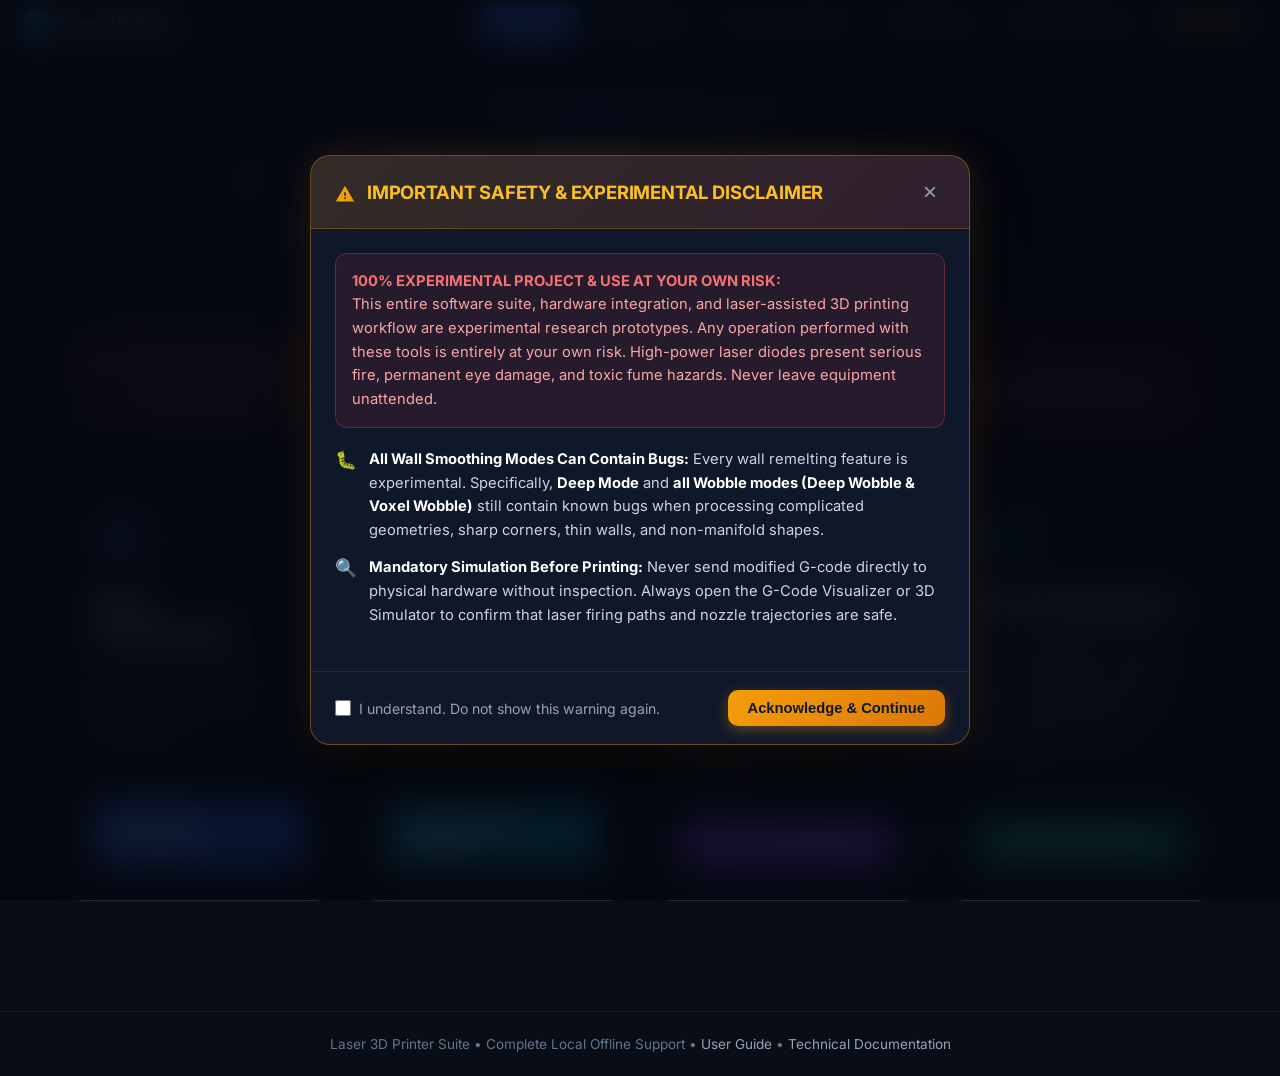
<file: index.html>
<!DOCTYPE html>
<html lang="en">
<head>
    <meta charset="UTF-8">
    <meta name="viewport" content="width=device-width, initial-scale=1.0">
    <title>Laser 3D Printer Suite — Main Portal</title>
    <link href="https://fonts.googleapis.com/css2?family=Inter:wght@400;500;600;700;800&display=swap" rel="stylesheet">
    <link rel="stylesheet" href="web_tools/shared/nav.css">
    <link rel="stylesheet" href="web_tools/shared/disclaimer.css">
    <script src="web_tools/shared/disclaimer.js"></script>
    <style>
        * {
            box-sizing: border-box;
            margin: 0;
            padding: 0;
        }

        :root {
            --bg-dark: #090d16;
            --card-bg: rgba(18, 26, 43, 0.75);
            --card-border: rgba(255, 255, 255, 0.08);
            --text-main: #f8fafc;
            --text-muted: #94a3b8;
            --accent-blue: #3b82f6;
            --accent-purple: #8b5cf6;
            --accent-cyan: #06b6d4;
            --accent-amber: #f59e0b;
        }

        body {
            font-family: 'Inter', sans-serif;
            background-color: var(--bg-dark);
            color: var(--text-main);
            min-height: 100vh;
            display: flex;
            flex-direction: column;
            align-items: center;
            background-image:
                radial-gradient(circle at 20% 20%, rgba(59, 130, 246, 0.12), transparent 40%),
                radial-gradient(circle at 80% 80%, rgba(139, 92, 246, 0.12), transparent 40%),
                radial-gradient(circle at 50% 50%, rgba(6, 182, 212, 0.06), transparent 50%);
            background-attachment: fixed;
            width: 100%;
        }

        .hub-container {
            width: 100%;
            max-width: 1200px;
            margin: 0 auto;
            padding: 50px 24px 60px;
            flex: 1;
        }

        .hero-section {
            text-align: center;
            margin-bottom: 45px;
        }

        .hero-badge {
            display: inline-flex;
            align-items: center;
            gap: 8px;
            padding: 6px 14px;
            border-radius: 20px;
            background: rgba(59, 130, 246, 0.12);
            border: 1px solid rgba(59, 130, 246, 0.3);
            color: #60a5fa;
            font-size: 0.82rem;
            font-weight: 600;
            margin-bottom: 20px;
            text-transform: uppercase;
            letter-spacing: 0.05em;
        }

        .hero-badge .pulse {
            width: 8px;
            height: 8px;
            border-radius: 50%;
            background: #60a5fa;
            box-shadow: 0 0 10px #60a5fa;
            animation: pulse-dot 1.8s infinite;
        }

        @keyframes pulse-dot {
            0% { opacity: 0.4; transform: scale(0.9); }
            50% { opacity: 1; transform: scale(1.2); }
            100% { opacity: 0.4; transform: scale(0.9); }
        }

        .hero-title {
            font-size: 3rem;
            font-weight: 800;
            line-height: 1.15;
            margin-bottom: 16px;
            background: linear-gradient(135deg, #ffffff 30%, #93c5fd 70%, #c084fc 100%);
            -webkit-background-clip: text;
            -webkit-text-fill-color: transparent;
            letter-spacing: -0.02em;
        }

        .hero-desc {
            font-size: 1.15rem;
            color: var(--text-muted);
            max-width: 720px;
            margin: 0 auto;
            line-height: 1.6;
        }

        /* Persistent Risk Disclaimer Card */
        .risk-banner {
            background: rgba(239, 68, 68, 0.09);
            border: 1px solid rgba(239, 68, 68, 0.3);
            border-radius: 16px;
            padding: 20px 24px;
            display: flex;
            gap: 16px;
            align-items: flex-start;
            margin-bottom: 40px;
        }

        .risk-banner .icon {
            font-size: 26px;
            line-height: 1;
            color: #f87171;
            flex-shrink: 0;
        }

        .risk-banner h4 {
            color: #f87171;
            font-size: 1rem;
            margin-bottom: 6px;
            font-weight: 700;
        }

        .risk-banner p {
            color: #fca5a5;
            font-size: 0.9rem;
            line-height: 1.55;
        }

        /* 4-Card Grid */
        .tools-grid {
            display: grid;
            grid-template-columns: repeat(auto-fit, minmax(260px, 1fr));
            gap: 24px;
            margin-bottom: 50px;
        }

        .tool-card {
            background: var(--card-bg);
            border: 1px solid var(--card-border);
            border-radius: 20px;
            padding: 34px 28px;
            display: flex;
            flex-direction: column;
            position: relative;
            overflow: hidden;
            backdrop-filter: blur(16px);
            -webkit-backdrop-filter: blur(16px);
            transition: all 0.3s cubic-bezier(0.16, 1, 0.3, 1);
            text-decoration: none;
            color: inherit;
        }

        .tool-card:hover {
            transform: translateY(-5px);
            border-color: rgba(96, 165, 250, 0.4);
            box-shadow: 0 20px 40px rgba(0, 0, 0, 0.45), 0 0 25px rgba(59, 130, 246, 0.15);
        }

        .tool-card::before {
            content: '';
            position: absolute;
            top: 0;
            left: 0;
            right: 0;
            height: 3px;
            background: linear-gradient(90deg, transparent, var(--card-accent, #3b82f6), transparent);
            opacity: 0;
            transition: opacity 0.3s;
        }

        .tool-card:hover::before {
            opacity: 1;
        }

        .card-icon-box {
            width: 58px;
            height: 58px;
            border-radius: 14px;
            display: flex;
            align-items: center;
            justify-content: center;
            font-size: 28px;
            margin-bottom: 22px;
            background: var(--icon-bg, rgba(59, 130, 246, 0.12));
            border: 1px solid var(--icon-border, rgba(59, 130, 246, 0.25));
        }

        .card-title {
            font-size: 1.45rem;
            font-weight: 700;
            margin-bottom: 12px;
            color: #ffffff;
            display: flex;
            align-items: center;
            justify-content: space-between;
        }

        .card-desc {
            font-size: 1rem;
            color: var(--text-muted);
            line-height: 1.65;
            margin-bottom: 28px;
            flex: 1;
        }

        .launch-btn {
            display: flex;
            align-items: center;
            justify-content: center;
            gap: 10px;
            padding: 13px 20px;
            border-radius: 12px;
            font-weight: 600;
            font-size: 0.95rem;
            color: #ffffff;
            background: var(--btn-bg, #2563eb);
            border: 1px solid rgba(255, 255, 255, 0.1);
            transition: all 0.2s;
            cursor: pointer;
        }

        .tool-card:hover .launch-btn {
            background: var(--btn-hover, #1d4ed8);
            box-shadow: 0 0 16px rgba(59, 130, 246, 0.4);
        }

        .footer {
            text-align: center;
            padding: 24px;
            color: #64748b;
            font-size: 0.85rem;
            border-top: 1px solid rgba(255, 255, 255, 0.06);
            width: 100%;
        }

        .footer a {
            color: #94a3b8;
            text-decoration: none;
        }
        .footer a:hover {
            color: #f8fafc;
        }
    </style>
</head>
<body>

    <!-- Shared Top Navbar -->
    <nav class="laser-suite-nav">
        <a href="index.html" class="laser-suite-brand">
            <span class="laser-suite-icon"></span>
            <span>Laser 3D Suite</span>
        </a>
        <div class="laser-suite-links">
            <a href="index.html" class="laser-nav-btn active">Suite Hub</a>
            <a href="web_tools/configurator/index.html" class="laser-nav-btn">Configurator</a>
            <a href="web_tools/gcode_visualizer/index.html" class="laser-nav-btn">G-Code Visualizer</a>
            <a href="web_tools/simulator_3d/index.html" class="laser-nav-btn">3D Simulator</a>
            <a href="web_tools/calibration/index.html" class="laser-nav-btn">Offset Calibration</a>
            <button class="laser-nav-disclaimer-btn" onclick="window.showLaserDisclaimer(true)">Disclaimer</button>
        </div>
    </nav>

    <div class="hub-container">
        <!-- Hero Header -->
        <div class="hero-section">
            <div class="hero-badge">
                <span class="pulse"></span>
                <span>Laser-Assisted FDM Ecosystem</span>
            </div>
            <h1 class="hero-title">Laser 3D Printer Suite</h1>
            <p class="hero-desc">
                Integrated web applications for configuring post-processing commands, verifying output G-code, and simulating laser smoothing toolpaths in 3D.
            </p>
        </div>

        <!-- Risk & Wall Smoothing Bug Warning Banner -->
        <div class="risk-banner">
            <span class="icon">
                <svg viewBox="0 0 24 24" width="24" height="24" fill="#f87171" style="vertical-align: middle;"><path d="M1 21h22L12 2 1 21zm12-3h-2v-2h2v2zm0-4h-2v-4h2v4z"/></svg>
            </span>
            <div>
                <h4>Experimental Project • At Your Own Risk</h4>
                <p>
                    This software and hardware stack is 100% experimental. All wall smoothing modes can contain bugs. Specifically, <strong>Deep Mode</strong> and <strong>all Wobble modes</strong> still have known bugs on complicated parts, sharp angles, and non-manifold meshes. Always inspect your toolpaths in the Visualizers before running prints!
                </p>
            </div>
        </div>

        <!-- 3 Interactive Tool Cards -->
        <div class="tools-grid">

            <!-- Card 1: Configurator -->
            <a href="web_tools/configurator/index.html" class="tool-card" style="--card-accent: #3b82f6; --icon-bg: rgba(59, 130, 246, 0.12); --icon-border: rgba(59, 130, 246, 0.3); --btn-bg: #2563eb; --btn-hover: #1d4ed8;">
                <div class="card-icon-box">
                    <svg viewBox="0 0 24 24" width="28" height="28" fill="var(--card-accent, #3b82f6)"><path d="M19.14 12.94c.04-.3.06-.61.06-.94 0-.32-.02-.64-.07-.94l2.03-1.58c.18-.14.23-.41.12-.61l-1.92-3.32c-.12-.22-.37-.29-.59-.22l-2.39.96c-.5-.38-1.03-.7-1.62-.94l-.36-2.54c-.04-.24-.24-.41-.48-.41h-3.84c-.24 0-.43.17-.47.41l-.36 2.54c-.59.24-1.13.57-1.62.94l-2.39-.96c-.22-.08-.47 0-.59.22L2.74 8.87c-.12.21-.08.47.12.61l2.03 1.58c-.05.3-.09.63-.09.94s.02.64.07.94l-2.03 1.58c-.18.14-.23.41-.12.61l1.92 3.32c.12.22.37.29.59.22l2.39-.96c.5.38 1.03.7 1.62.94l.36 2.54c.05.24.24.41.48.41h3.84c.24 0 .44-.17.47-.41l.36-2.54c.59-.24 1.13-.56 1.62-.94l2.39.96c.22.08.47 0 .59-.22l1.92-3.32c.12-.22.07-.47-.12-.61l-2.01-1.58zM12 15.6c-1.98 0-3.6-1.62-3.6-3.6s1.62-3.6 3.6-3.6 3.6 1.62 3.6 3.6-1.62 3.6-3.6 3.6z"/></svg>
                </div>
                <h3 class="card-title">
                    <span>Slicer Configurator</span>
                    <span style="font-size: 1rem; color: #60a5fa;">→</span>
                </h3>
                <p class="card-desc">
                    A tool to help configure your post-processing commands.
                </p>
                <div class="launch-btn">Open Slicer Configurator</div>
            </a>

            <!-- Card 2: G-Code Visualizer -->
            <a href="web_tools/gcode_visualizer/index.html" class="tool-card" style="--card-accent: #06b6d4; --icon-bg: rgba(6, 182, 212, 0.12); --icon-border: rgba(6, 182, 212, 0.3); --btn-bg: #0891b2; --btn-hover: #0e7490;">
                <div class="card-icon-box">
                    <svg viewBox="0 0 24 24" width="28" height="28" fill="var(--card-accent, #06b6d4)"><path d="M15.5 14h-.79l-.28-.27C15.41 12.59 16 11.11 16 9.5 16 5.91 13.09 3 9.5 3S3 5.91 3 9.5 5.91 16 9.5 16c1.61 0 3.09-.59 4.23-1.57l.27.28v.79l5 4.99L20.49 19l-4.99-5zm-6 0C7.01 14 5 11.99 5 9.5S7.01 5 9.5 5 14 7.01 14 9.5 11.99 14 9.5 14z"/></svg>
                </div>
                <h3 class="card-title">
                    <span>G-Code Visualizer</span>
                    <span style="font-size: 1rem; color: #22d3ee;">→</span>
                </h3>
                <p class="card-desc">
                    Used to check if the output G-code looks fine as expected.
                </p>
                <div class="launch-btn">Launch G-Code Visualizer</div>
            </a>

            <!-- Card 3: 3D Simulator -->
            <a href="web_tools/simulator_3d/index.html" class="tool-card" style="--card-accent: #8b5cf6; --icon-bg: rgba(139, 92, 246, 0.12); --icon-border: rgba(139, 92, 246, 0.3); --btn-bg: #7c3aed; --btn-hover: #6d28d9;">
                <div class="card-icon-box">
                    <svg viewBox="0 0 24 24" width="28" height="28" fill="var(--card-accent, #8b5cf6)"><path d="M12 2L2 7l10 5 10-5-10-5zM2 17l10 5 10-5M2 12l10 5 10-5"/></svg>
                </div>
                <h3 class="card-title">
                    <span>3D Toolpath Simulator</span>
                    <span style="font-size: 1rem; color: #c084fc;">→</span>
                </h3>
                <p class="card-desc">
                    Simulates the smoothed zones to get more insights, find errors, and gain a better understanding of the process.
                </p>
                <div class="launch-btn">Launch 3D Simulator</div>
            </a>

            <!-- Card 4: Offset Calibration -->
            <a href="web_tools/calibration/index.html" class="tool-card" style="--card-accent: #10b981; --icon-bg: rgba(16, 185, 129, 0.12); --icon-border: rgba(16, 185, 129, 0.3); --btn-bg: #059669; --btn-hover: #047857;">
                <div class="card-icon-box">
                    <svg viewBox="0 0 24 24" width="28" height="28" fill="var(--card-accent, #10b981)"><path d="M12 2a1 1 0 0 1 1 1v1.055A8.002 8.002 0 0 1 20.945 11H22a1 1 0 1 1 0 2h-1.055A8.002 8.002 0 0 1 13 20.945V22a1 1 0 1 1-2 0v-1.055A8.002 8.002 0 0 1 3.055 13H2a1 1 0 1 1 0-2h1.055A8.002 8.002 0 0 1 11 4.055V3a1 1 0 0 1 1-1zm0 4a6 6 0 1 0 0 12 6 6 0 0 0 0-12zm0 4a2 2 0 1 1 0 4 2 2 0 0 1 0-4z"/></svg>
                </div>
                <h3 class="card-title">
                    <span>Offset Calibration</span>
                    <span style="font-size: 1rem; color: #34d399;">→</span>
                </h3>
                <p class="card-desc">
                    Step-by-step 10mm cube paper calibration to align angled laser diodes and generate Klipper test macros.
                </p>
                <div class="launch-btn">Open Calibration Tool</div>
            </a>

        </div>
    </div>

    <footer class="footer">
        <p>Laser 3D Printer Suite • Complete Local Offline Support • <a href="User_Guide.md" target="_blank">User Guide</a> • <a href="Technical_Documentation.md" target="_blank">Technical Documentation</a></p>
    </footer>

</body>
</html>
</file>
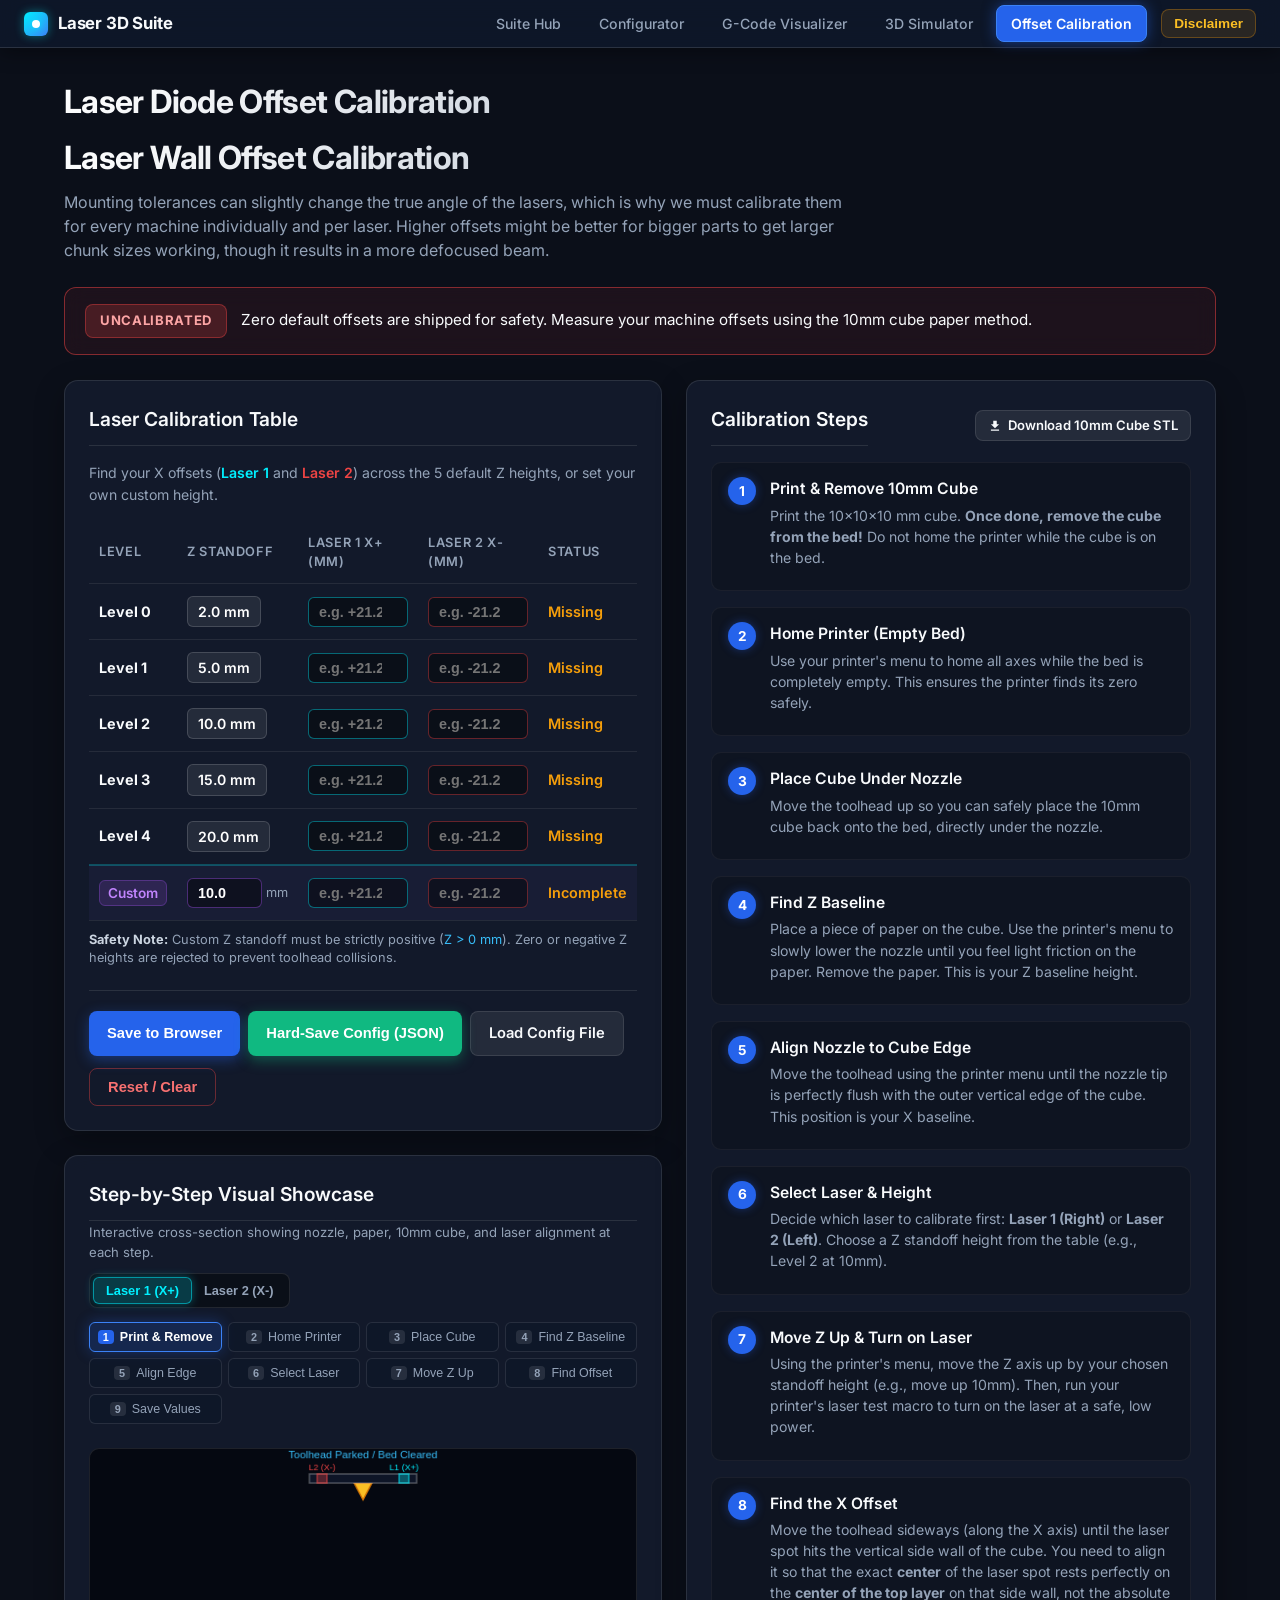
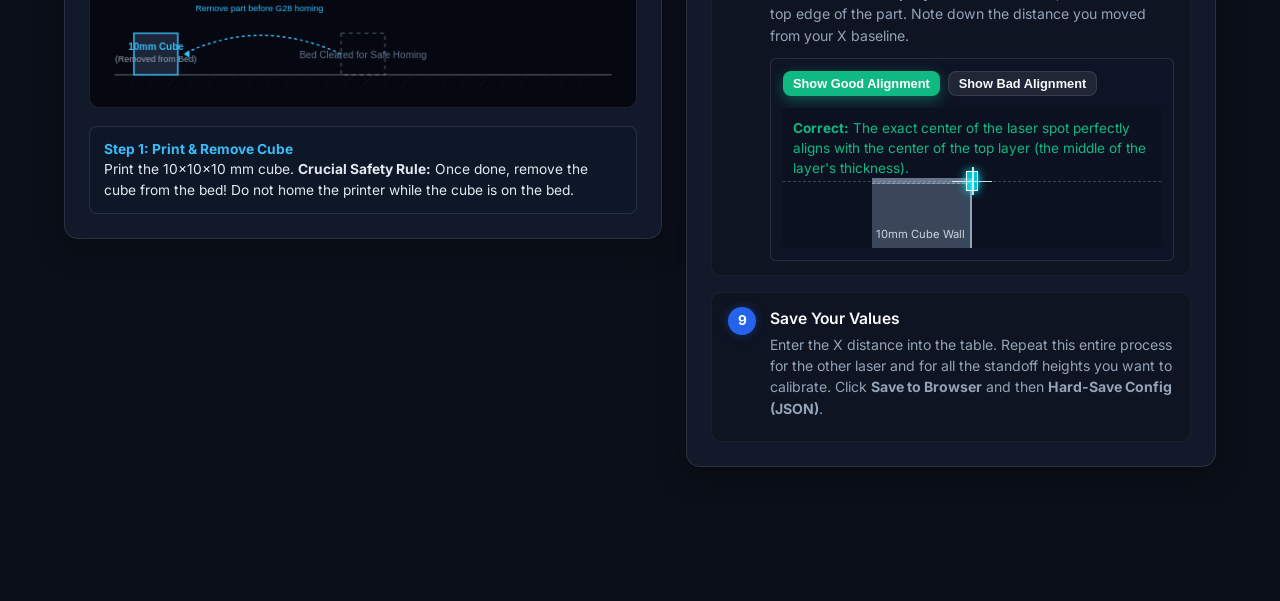
<file: web_tools/calibration/index.html>
<!DOCTYPE html>
<html lang="en">
<head>
    <meta charset="UTF-8">
    <meta name="viewport" content="width=device-width, initial-scale=1.0">
    <title>Laser Offset Calibration ? Laser 3D Suite</title>
    <link rel="preconnect" href="https://fonts.googleapis.com">
    <link rel="preconnect" href="https://fonts.gstatic.com" crossorigin>
    <link href="https://fonts.googleapis.com/css2?family=Inter:wght@400;500;600;700&display=swap" rel="stylesheet">
    <link rel="stylesheet" href="../shared/nav.css">
    <link rel="stylesheet" href="../shared/disclaimer.css">
    <link rel="stylesheet" href="style.css">
    <script src="../shared/disclaimer.js"></script>
    <script src="../shared/calibration-config.js"></script>
</head>
<body>

    <!-- Shared Top Navbar -->
    <nav class="laser-suite-nav">
        <a href="../../index.html" class="laser-suite-brand">
            <span class="laser-suite-icon"></span>
            <span>Laser 3D Suite</span>
        </a>
        <div class="laser-suite-links">
            <a href="../../index.html" class="laser-nav-btn">Suite Hub</a>
            <a href="../configurator/index.html" class="laser-nav-btn">Configurator</a>
            <a href="../gcode_visualizer/index.html" class="laser-nav-btn">G-Code Visualizer</a>
            <a href="../simulator_3d/index.html" class="laser-nav-btn">3D Simulator</a>
            <a href="index.html" class="laser-nav-btn active">Offset Calibration</a>
            <button class="laser-nav-disclaimer-btn" onclick="window.showLaserDisclaimer(true)">Disclaimer</button>
        </div>
    </nav>

    <div class="cal-container">
        <header class="cal-header">
            <h1>Laser Diode Offset Calibration</h1>
            <h1>Laser Wall Offset Calibration</h1>
            <p>Mounting tolerances can slightly change the true angle of the lasers, which is why we must calibrate them for every machine individually and per laser. Higher offsets might be better for bigger parts to get larger chunk sizes working, though it results in a more defocused beam.</p>
        </header>

        <!-- Dynamic Status Banner -->
        <div id="status-banner" class="status-banner uncalibrated">
            <div class="status-info">
                <span id="status-badge" class="status-badge uncalibrated">Uncalibrated</span>
                <span id="status-text" class="status-text">No default offsets are shipped for safety reasons. Please calibrate the 5 fixed Z standoff heights below.</span>
            </div>
            <div id="status-actions">
                <button id="btn-quick-export" class="btn btn-secondary" style="display:none;" onclick="window.LaserCalibration.exportJSON()">Download Config File</button>
            </div>
        </div>

        <div class="cal-grid">
            <!-- Left Column: Calibration Table & Visual Showcase -->
            <div>
                <!-- Offset Table Card -->
                <div class="card" style="margin-bottom: 24px;">
                    <h3 class="card-title">Laser Calibration Table</h3>
                    <p style="font-size: 0.88rem; color: var(--text-muted); margin-bottom: 16px;">
                        Find your X offsets (<span style="color:var(--laser1); font-weight:600;">Laser 1</span> and <span style="color:var(--laser2); font-weight:600;">Laser 2</span>) across the 5 default Z heights, or set your own custom height.
                    </p>

                    <table class="offset-table">
                        <thead>
                            <tr>
                                <th>Level</th>
                                <th>Z Standoff</th>
                                <th>Laser 1 X+ (mm)</th>
                                <th>Laser 2 X- (mm)</th>
                                <th>Status</th>
                            </tr>
                        </thead>
                        <tbody id="calibration-tbody">
                            <!-- Injected by app.js (5 fixed levels) -->
                        </tbody>
                        <tbody id="custom-calibration-tbody" style="border-top: 2px solid rgba(0, 240, 255, 0.25);">
                            <!-- Custom level row injected by app.js -->
                        </tbody>
                    </table>

                    <div style="font-size: 0.8rem; color: #94a3b8; margin-top: 10px; line-height: 1.4;">
                        <strong style="color: #cbd5e1;">Safety Note:</strong> Custom Z standoff must be strictly positive (<span style="color:#38bdf8;">Z &gt; 0 mm</span>). Zero or negative Z heights are rejected to prevent toolhead collisions.
                    </div>

                    <div class="action-bar">
                        <div style="display: flex; gap: 8px; flex-wrap: wrap;">
                            <button id="btn-save-browser" class="btn btn-primary">Save to Browser</button>
                            <button id="btn-export-file" class="btn btn-success">Hard-Save Config (JSON)</button>
                            <label class="btn btn-secondary" style="margin:0; cursor:pointer;">
                                Load Config File <input type="file" id="file-import-input" accept=".json" style="display:none;">
                            </label>
                        </div>
                        <button id="btn-clear-cal" class="btn btn-danger-outline">Reset / Clear</button>
                    </div>
                </div>

                <!-- Step-by-Step Visual Showcase Card -->
                <div class="card">
                    <div style="display: flex; justify-content: space-between; align-items: center; margin-bottom: 14px; flex-wrap: wrap; gap: 10px;">
                        <div>
                            <h3 class="card-title" style="margin-bottom: 2px;">Step-by-Step Visual Showcase</h3>
                            <p style="font-size: 0.82rem; color: var(--text-muted); margin: 0;">Interactive cross-section showing nozzle, paper, 10mm cube, and laser alignment at each step.</p>
                        </div>
                        <!-- Diode Toggle -->
                        <div class="showcase-diode-toggle">
                            <button id="btn-showcase-laser1" class="showcase-toggle-btn active" title="Showcase Laser 1 (X+ Right Diode)">Laser 1 (X+)</button>
                            <button id="btn-showcase-laser2" class="showcase-toggle-btn" title="Showcase Laser 2 (X- Left Diode)">Laser 2 (X-)</button>
                        </div>
                    </div>

                    <!-- Step Selector Tabs (9 Steps) -->
                    <div class="showcase-step-tabs">
                        <button class="showcase-step-btn active" data-step="1">
                            <span class="step-badge">1</span> Print &amp; Remove
                        </button>
                        <button class="showcase-step-btn" data-step="2">
                            <span class="step-badge">2</span> Home Printer
                        </button>
                        <button class="showcase-step-btn" data-step="3">
                            <span class="step-badge">3</span> Place Cube
                        </button>
                        <button class="showcase-step-btn" data-step="4">
                            <span class="step-badge">4</span> Find Z Baseline
                        </button>
                        <button class="showcase-step-btn" data-step="5">
                            <span class="step-badge">5</span> Align Edge
                        </button>
                        <button class="showcase-step-btn" data-step="6">
                            <span class="step-badge">6</span> Select Laser
                        </button>
                        <button class="showcase-step-btn" data-step="7">
                            <span class="step-badge">7</span> Move Z Up
                        </button>
                        <button class="showcase-step-btn" data-step="8">
                            <span class="step-badge">8</span> Find Offset
                        </button>
                        <button class="showcase-step-btn" data-step="9">
                            <span class="step-badge">9</span> Save Values
                        </button>
                    </div>

                    <!-- Canvas -->
                    <canvas id="beam-canvas" width="560" height="280"></canvas>

                    <!-- Dynamic Step Explanation Card -->
                    <div id="showcase-desc-box" style="margin-top: 12px; padding: 12px 14px; border-radius: 8px; background: rgba(15, 23, 42, 0.7); border: 1px solid var(--card-border); font-size: 0.86rem; color: #e2e8f0; line-height: 1.5;">
                        <!-- Injected dynamically by app.js -->
                    </div>
                </div>
            </div>

            <!-- Right Column: 9-Step Physical Alignment Guide & Workflow -->
            <div>
                <!-- 9-Step Physical Alignment Workflow Card -->
                <div class="card" style="margin-bottom: 24px;">
                    <div style="display: flex; justify-content: space-between; align-items: center; margin-bottom: 16px; flex-wrap: wrap; gap: 10px;">
                        <h3 class="card-title" style="margin-bottom:0;">Calibration Steps</h3>
                        <a href="models/calibration_cube_10mm.stl" download class="btn btn-secondary" style="padding: 5px 12px; font-size: 0.82rem; text-decoration: none; display: inline-flex; align-items: center; gap: 6px;">
                            <svg viewBox="0 0 24 24" width="14" height="14" fill="currentColor"><path d="M19 9h-4V3H9v6H5l7 7 7-7zM5 18v2h14v-2H5z"/></svg>
                            Download 10mm Cube STL
                        </a>
                    </div>

                    <div class="step-list">
                        <!-- Step 1 -->
                        <div class="step-item">
                            <div class="step-num">1</div>
                            <div class="step-content">
                                <h4>Print &amp; Remove 10mm Cube</h4>
                                <p>
                                    Print the 10x10x10 mm cube. 
                                    <strong>Once done, remove the cube from the bed!</strong> Do not home the printer while the cube is on the bed.
                                </p>
                            </div>
                        </div>

                        <!-- Step 2 -->
                        <div class="step-item">
                            <div class="step-num">2</div>
                            <div class="step-content">
                                <h4>Home Printer (Empty Bed)</h4>
                                <p>
                                    Use your printer's menu to home all axes while the bed is completely empty. This ensures the printer finds its zero safely.
                                </p>
                            </div>
                        </div>

                        <!-- Step 3 -->
                        <div class="step-item">
                            <div class="step-num">3</div>
                            <div class="step-content">
                                <h4>Place Cube Under Nozzle</h4>
                                <p>
                                    Move the toolhead up so you can safely place the 10mm cube back onto the bed, directly under the nozzle.
                                </p>
                            </div>
                        </div>

                        <!-- Step 4 -->
                        <div class="step-item">
                            <div class="step-num">4</div>
                            <div class="step-content">
                                <h4>Find Z Baseline</h4>
                                <p>
                                    Place a piece of paper on the cube. Use the printer's menu to slowly lower the nozzle until you feel light friction on the paper. 
                                    Remove the paper. This is your Z baseline height.
                                </p>
                            </div>
                        </div>

                        <!-- Step 5 -->
                        <div class="step-item">
                            <div class="step-num">5</div>
                            <div class="step-content">
                                <h4>Align Nozzle to Cube Edge</h4>
                                <p>
                                    Move the toolhead using the printer menu until the nozzle tip is perfectly flush with the outer vertical edge of the cube.
                                    This position is your X baseline.
                                </p>
                            </div>
                        </div>

                        <!-- Step 6 -->
                        <div class="step-item">
                            <div class="step-num">6</div>
                            <div class="step-content">
                                <h4>Select Laser &amp; Height</h4>
                                <p>
                                    Decide which laser to calibrate first: <strong>Laser 1 (Right)</strong> or <strong>Laser 2 (Left)</strong>. 
                                    Choose a Z standoff height from the table (e.g., Level 2 at 10mm).
                                </p>
                            </div>
                        </div>

                        <!-- Step 7 -->
                        <div class="step-item">
                            <div class="step-num">7</div>
                            <div class="step-content">
                                <h4>Move Z Up &amp; Turn on Laser</h4>
                                <p>
                                    Using the printer's menu, move the Z axis up by your chosen standoff height (e.g., move up 10mm).
                                    Then, run your printer's laser test macro to turn on the laser at a safe, low power.
                                </p>
                            </div>
                        </div>

                        <!-- Step 8 -->
                        <div class="step-item">
                            <div class="step-num">8</div>
                            <div class="step-content">
                                <h4>Find the X Offset</h4>
                                <p>
                                    Move the toolhead sideways (along the X axis) until the laser spot hits the vertical side wall of the cube. 
                                    You need to align it so that the exact <strong>center</strong> of the laser spot rests perfectly on the <strong>center of the top layer</strong> on that side wall, not the absolute top edge of the part.
                                    Note down the distance you moved from your X baseline.
                                </p>
                                
                                <div class="alignment-diagram" style="margin-top: 12px; border: 1px solid rgba(255,255,255,0.1); border-radius: 6px; padding: 12px; background: rgba(15, 23, 42, 0.5);">
                                    <div style="display:flex; gap: 8px; margin-bottom: 12px; flex-wrap: wrap;">
                                        <button id="btn-good-align" class="btn btn-success" style="padding: 4px 10px; font-size: 0.8rem;">Show Good Alignment</button>
                                        <button id="btn-bad-align" class="btn btn-secondary" style="padding: 4px 10px; font-size: 0.8rem;">Show Bad Alignment</button>
                                    </div>
                                    <div style="position: relative; height: 140px; background: #0b1121; border-radius: 4px; overflow: hidden;">
                                        
                                        <!-- Cube side profile -->
                                        <div style="position: absolute; bottom: 0; right: 50%; width: 100px; height: 70px; background: rgba(71, 85, 105, 0.8); border-right: 2px solid #94a3b8;">
                                            <!-- Top layer separated visually -->
                                            <div style="position: absolute; top: 0; left: 0; right: 0; height: 6px; background: #64748b; border-bottom: 1px dashed rgba(255,255,255,0.3);"></div>
                                            <span style="position:absolute; bottom: 5px; right: 5px; font-size: 0.7rem; color: #cbd5e1;">10mm Cube Wall</span>
                                        </div>
                                        <div style="position: absolute; top: 73px; left: 0; right: 0; height: 1px; border-top: 1px dashed rgba(255,255,255,0.2);"></div>

                                        <!-- Laser Beam (changes based on toggle) -->
                                        <div id="laser-spot-demo" style="position: absolute; top: 63px; left: calc(50% - 6px); width: 12px; height: 20px; background: rgba(0, 240, 255, 0.8); box-shadow: 0 0 10px #00f0ff; border: 1px solid #fff; transition: top 0.3s ease;">
                                            <!-- crosshair -->
                                            <div style="position: absolute; top: 9px; left: -15px; right: -15px; height: 1.5px; background: rgba(255,255,255,0.8);"></div>
                                            <div style="position: absolute; top: -5px; bottom: -5px; left: 5px; width: 1.5px; background: rgba(255,255,255,0.8);"></div>
                                        </div>

                                        <div style="position: absolute; top: 10px; left: 10px; right: 10px; color: #10b981; font-size: 0.85rem;" id="align-demo-text">
                                            <strong style="color: #10b981;">Correct:</strong> The exact center of the laser spot perfectly aligns with the center of the top layer (the middle of the layer's thickness).
                                        </div>
                                    </div>
                                    <script>
                                        document.getElementById('btn-good-align').addEventListener('click', function() {
                                            document.getElementById('laser-spot-demo').style.top = '63px'; // Top layer center is 3px from top edge (at 73px from top of container). Spot center is 10px down. 63+10 = 73px!
                                            document.getElementById('align-demo-text').innerHTML = '<strong style="color: #10b981;">Correct:</strong> The exact center of the laser spot perfectly aligns with the center of the top layer (the middle of the layer\\'s thickness).';
                                            this.className = 'btn btn-success';
                                            document.getElementById('btn-bad-align').className = 'btn btn-secondary';
                                        });
                                        document.getElementById('btn-bad-align').addEventListener('click', function() {
                                            document.getElementById('laser-spot-demo').style.top = '60px'; // Center is at 70px (absolute top edge of part)
                                            document.getElementById('align-demo-text').innerHTML = '<strong style="color: #ef4444;">Incorrect:</strong> Do not align the spot center to the absolute top edge of the part. It must be centered on the top layer itself.';
                                            this.className = 'btn btn-secondary';
                                            document.getElementById('btn-bad-align').className = 'btn btn-danger';
                                        });
                                    </script>
                                </div>

                            </div>
                        </div>

                        <!-- Step 9 -->
                        <div class="step-item">
                            <div class="step-num">9</div>
                            <div class="step-content">
                                <h4>Save Your Values</h4>
                                <p>
                                    Enter the X distance into the table. 
                                    Repeat this entire process for the other laser and for all the standoff heights you want to calibrate. 
                                    Click <strong>Save to Browser</strong> and then <strong>Hard-Save Config (JSON)</strong>.
                                </p>
                            </div>
                        </div>
                    </div>
                </div>
            </div>
        </div>
    </div>

    <script src="app.js"></script>
</body>
</html>
</file>
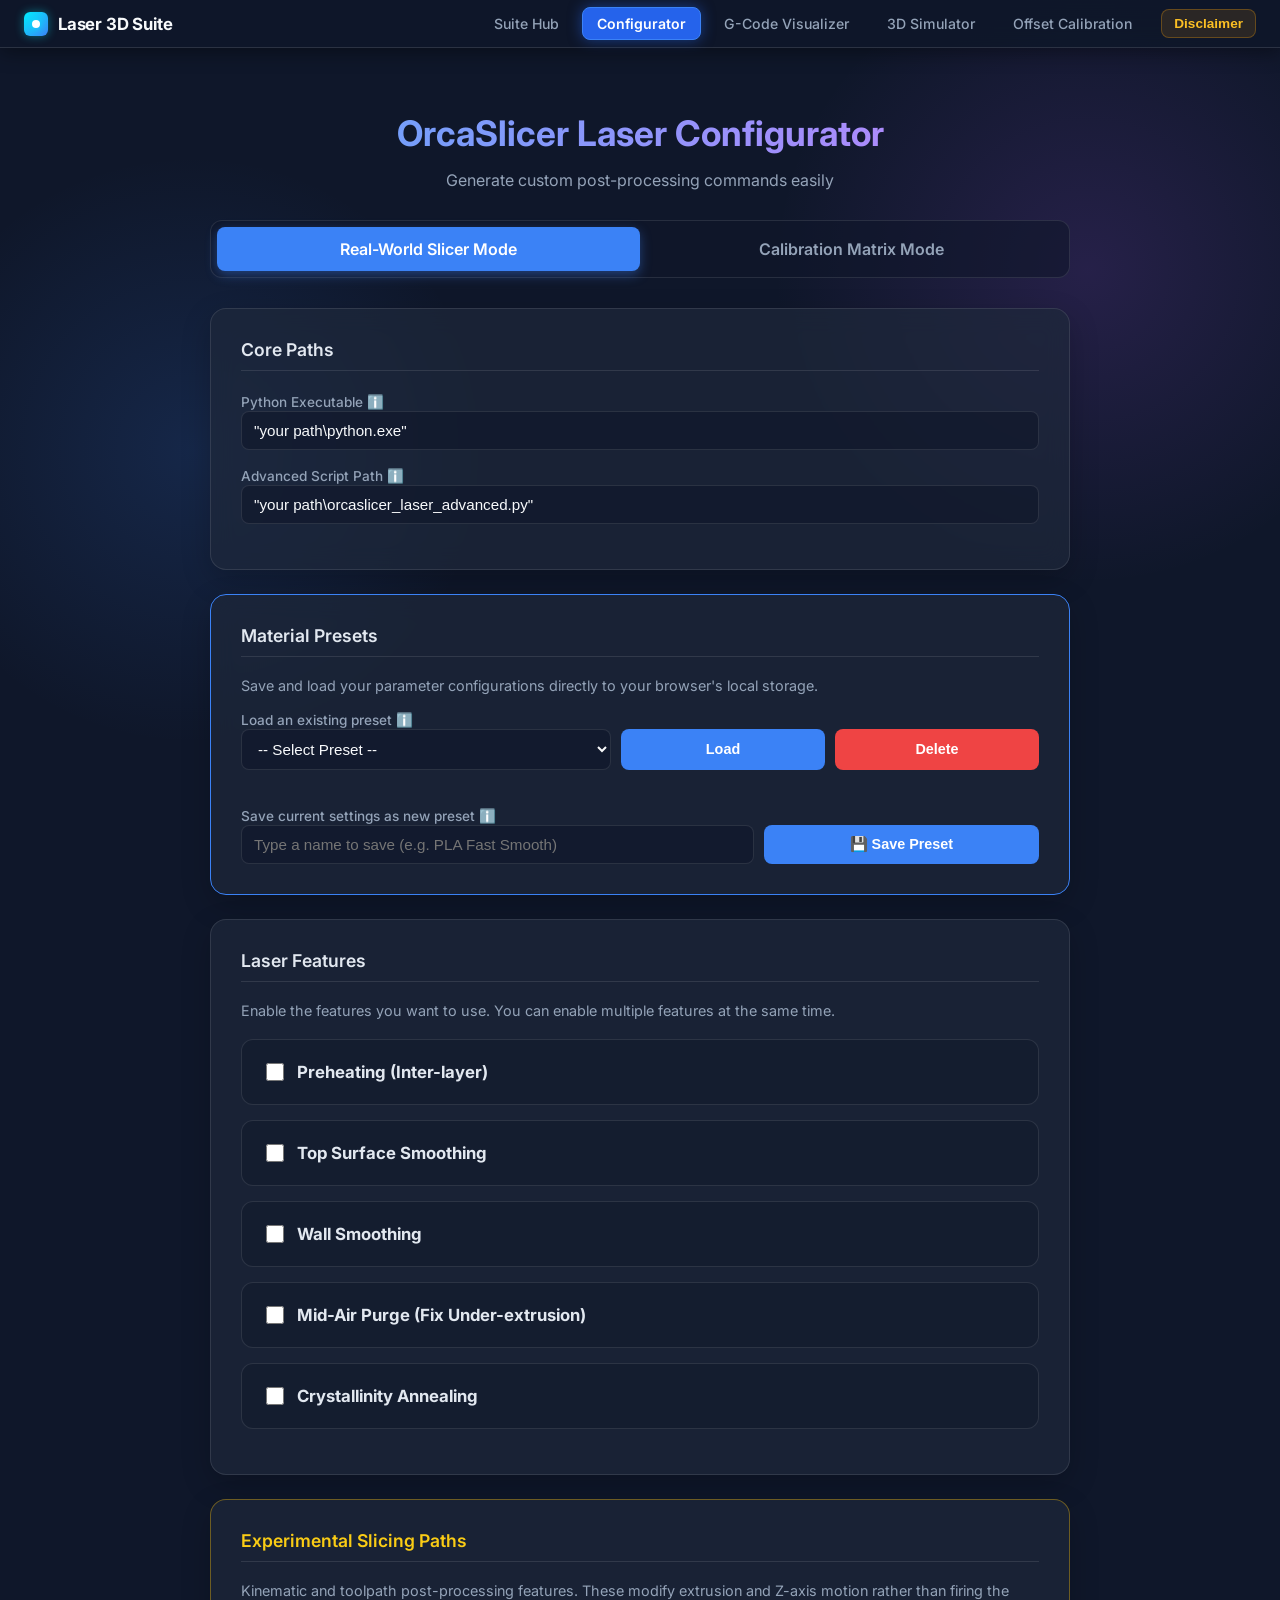
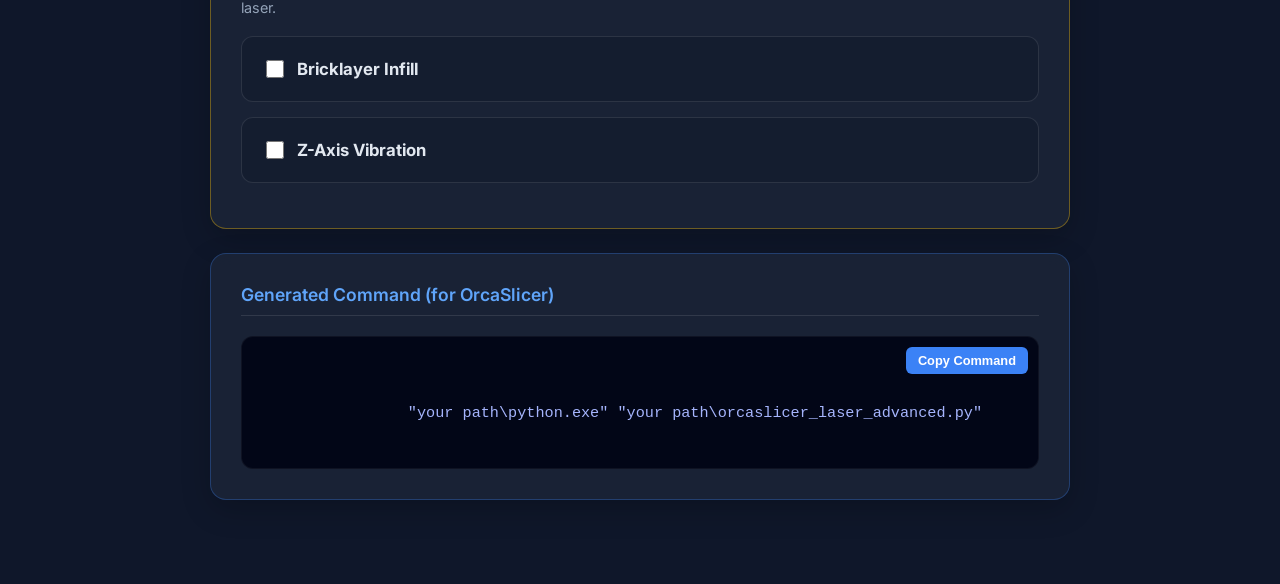
<file: web_tools/configurator/index.html>
<!DOCTYPE html>
<html lang="en">

<head>
    <meta charset="UTF-8">
    <meta name="viewport" content="width=device-width, initial-scale=1.0">
    <title>OrcaSlicer Laser Configurator</title>
    <link href="https://fonts.googleapis.com/css2?family=Inter:wght@400;500;600;700&display=swap" rel="stylesheet">
    <style>
        * {
            box-sizing: border-box;
        }

        :root {
            --bg-dark: #0f172a;
            --glass-bg: rgba(30, 41, 59, 0.7);
            --glass-border: rgba(255, 255, 255, 0.1);
            --text-main: #f8fafc;
            --text-muted: #94a3b8;
            --accent: #3b82f6;
            --accent-hover: #2563eb;
            --input-bg: rgba(15, 23, 42, 0.6);
        }

        body {
            font-family: 'Inter', sans-serif;
            background-color: var(--bg-dark);
            color: var(--text-main);
            margin: 0;
            padding: 0;
            min-height: 100vh;
            display: flex;
            flex-direction: column;
            align-items: center;
            background-image:
                radial-gradient(circle at 15% 50%, rgba(59, 130, 246, 0.15), transparent 25%),
                radial-gradient(circle at 85% 30%, rgba(168, 85, 247, 0.15), transparent 25%);
            background-attachment: fixed;
        }

        .container {
            width: 100%;
            max-width: 900px;
            padding: 40px 20px 60px;
            box-sizing: border-box;
        }

        h1 {
            font-weight: 700;
            font-size: 2.2rem;
            margin-bottom: 5px;
            text-align: center;
            background: linear-gradient(to right, #60a5fa, #c084fc);
            -webkit-background-clip: text;
            -webkit-text-fill-color: transparent;
        }

        p.subtitle {
            text-align: center;
            color: var(--text-muted);
            margin-bottom: 30px;
        }

        .mode-toggle {
            display: flex;
            background: var(--input-bg);
            border-radius: 12px;
            padding: 6px;
            margin-bottom: 30px;
            border: 1px solid var(--glass-border);
        }

        .mode-btn {
            flex: 1;
            padding: 12px;
            text-align: center;
            color: var(--text-muted);
            cursor: pointer;
            border-radius: 8px;
            font-weight: 600;
            transition: all 0.3s;
        }

        .mode-btn.active {
            background: var(--accent);
            color: white;
            box-shadow: 0 4px 12px rgba(59, 130, 246, 0.4);
        }

        .glass-panel {
            background: var(--glass-bg);
            backdrop-filter: blur(12px);
            -webkit-backdrop-filter: blur(12px);
            border: 1px solid var(--glass-border);
            border-radius: 16px;
            padding: 30px;
            margin-bottom: 24px;
            box-shadow: 0 10px 30px rgba(0, 0, 0, 0.2);
            width: 100%;
            box-sizing: border-box;
        }

        #ui_realworld,
        #ui_slicing_paths,
        #ui_calibration {
            width: 100%;
            box-sizing: border-box;
        }

        .section-title {
            font-size: 1.1rem;
            font-weight: 600;
            margin-top: 0;
            margin-bottom: 20px;
            color: #e2e8f0;
            border-bottom: 1px solid var(--glass-border);
            padding-bottom: 10px;
        }

        .grid-2 {
            display: grid;
            grid-template-columns: 1fr 1fr;
            gap: 20px;
        }

        .grid-3 {
            display: grid;
            grid-template-columns: 1fr 1fr 1fr;
            gap: 15px;
        }

        .grid-4 {
            display: grid;
            grid-template-columns: repeat(4, 1fr);
            gap: 15px;
        }

        .form-group {
            display: flex;
            flex-direction: column;
            gap: 8px;
            margin-bottom: 15px;
            width: 100%;
        }

        label {
            font-size: 0.85rem;
            font-weight: 500;
            color: var(--text-muted);
        }

        input[type="text"],
        input[type="number"],
        select {
            width: 100%;
            background: var(--input-bg);
            border: 1px solid var(--glass-border);
            color: var(--text-main);
            padding: 10px 12px;
            border-radius: 8px;
            font-size: 0.95rem;
            outline: none;
        }

        input:focus,
        select:focus {
            border-color: var(--accent);
        }

        .checkbox-group {
            display: flex;
            align-items: center;
            gap: 10px;
            margin-bottom: 15px;
        }

        input[type="checkbox"] {
            width: 18px;
            height: 18px;
            accent-color: var(--accent);
            cursor: pointer;
        }

        .command-box {
            background: #020617;
            padding: 20px;
            border-radius: 12px;
            font-family: monospace;
            font-size: 0.95rem;
            color: #a5b4fc;
            line-height: 1.5;
            white-space: pre-wrap;
            word-break: break-all;
            position: relative;
            border: 1px solid rgba(255, 255, 255, 0.05);
        }

        .copy-btn {
            position: absolute;
            top: 10px;
            right: 10px;
            background: var(--accent);
            color: white;
            border: none;
            padding: 6px 12px;
            border-radius: 6px;
            font-size: 0.8rem;
            font-weight: 600;
            cursor: pointer;
        }

        .action-btn {
            background: var(--accent);
            color: white;
            border: none;
            padding: 10px 16px;
            border-radius: 8px;
            font-size: 0.9rem;
            font-weight: 600;
            cursor: pointer;
            transition: all 0.2s;
        }

        .action-btn:hover {
            filter: brightness(1.1);
        }

        .feature-panel {
            border: 1px solid var(--glass-border);
            border-radius: 12px;
            padding: 20px;
            margin-bottom: 15px;
            background: rgba(15, 23, 42, 0.4);
        }

        .feature-header {
            display: flex;
            align-items: center;
            gap: 10px;
            margin-bottom: 0;
        }

        .feature-header h3 {
            margin: 0;
            font-size: 1.05rem;
            color: #e2e8f0;
        }

        .feature-body {
            margin-top: 20px;
            display: none;
        }

        .feature-body.active {
            display: block;
        }

        .custom-tooltip-wrapper {
            position: relative;
            display: inline-block;
            cursor: help;
        }

        .custom-tooltip-text {
            visibility: hidden;
            width: max-content;
            max-width: 280px;
            background-color: #0f172a;
            color: #f8fafc;
            text-align: left;
            border: 1px solid #334155;
            border-radius: 6px;
            padding: 8px 12px;
            position: absolute;
            z-index: 100;
            bottom: 125%;
            left: 50%;
            transform: translateX(-50%);
            opacity: 0;
            transition: opacity 0.2s, bottom 0.2s;
            font-size: 0.85rem;
            font-weight: 400;
            box-shadow: 0 4px 12px rgba(0, 0, 0, 0.5);
            pointer-events: none;
            white-space: normal;
        }

        .custom-tooltip-text::after {
            content: "";
            position: absolute;
            top: 100%;
            left: 50%;
            margin-left: -5px;
            border-width: 5px;
            border-style: solid;
            border-color: #334155 transparent transparent transparent;
        }

        .custom-tooltip-wrapper:hover .custom-tooltip-text {
            visibility: visible;
            opacity: 1;
            bottom: 150%;
        }
    </style>
    <link rel="stylesheet" href="../shared/nav.css">
    <link rel="stylesheet" href="../shared/disclaimer.css">
    <script src="../shared/disclaimer.js"></script>
    <script src="../shared/calibration-config.js"></script>
</head>

<body>

    <!-- Shared Top Navbar -->
    <nav class="laser-suite-nav">
        <a href="../../index.html" class="laser-suite-brand">
            <span class="laser-suite-icon"></span>
            <span>Laser 3D Suite</span>
        </a>
        <div class="laser-suite-links">
            <a href="../../index.html" class="laser-nav-btn">Suite Hub</a>
            <a href="index.html" class="laser-nav-btn active">Configurator</a>
            <a href="../gcode_visualizer/index.html" class="laser-nav-btn">G-Code Visualizer</a>
            <a href="../simulator_3d/index.html" class="laser-nav-btn">3D Simulator</a>
            <a href="../calibration/index.html" class="laser-nav-btn">Offset Calibration</a>
            <button class="laser-nav-disclaimer-btn" onclick="window.showLaserDisclaimer(true)">Disclaimer</button>
        </div>
    </nav>


    <div class="container">
        <h1>OrcaSlicer Laser Configurator</h1>
        <p class="subtitle">Generate custom post-processing commands easily</p>

        <div class="mode-toggle">
            <div class="mode-btn active" id="btn_rw" onclick="setAppMode('rw')">Real-World Slicer Mode</div>
            <div class="mode-btn" id="btn_cal" onclick="setAppMode('cal')">Calibration Matrix Mode</div>
            
        </div>

        <!-- Common Settings -->
        <div class="glass-panel">
            <h2 class="section-title">Core Paths</h2>
            <div class="form-group" title="Full path to python.exe used to execute the post-processing script.">
                <label>Python Executable ℹ️</label>
                <input type="text" id="python_path"
                    value='"your path\python.exe"'>
            </div>
            <div title="Path to calibration matrix generator script." class="form-group" id="cal_script_path_group" style="display:none;">
                <label>Calibration Script Path ℹ️</label>
                <input type="text" id="cal_script_path"
                    value='"your path\process_matrix.py"'>
            </div>
            <div title="Path to orcaslicer_laser_advanced.py post-processing script." class="form-group" id="rw_script_path_group">
                <label>Advanced Script Path ℹ️</label>
                <input type="text" id="rw_script_path"
                    value='"your path\orcaslicer_laser_advanced.py"'>
            </div>
            
        </div>

        <!-- PRESETS UI -->
        <div class="glass-panel" style="border-color: var(--accent);">
            <h2 class="section-title">Material Presets</h2>
            <p style="color:var(--text-muted); font-size: 0.9rem; margin-bottom: 15px;">Save and load your parameter
                configurations directly to your browser's local storage.</p>

            <!-- Load / Delete Row -->
            <div style="display: flex; gap: 20px; align-items: flex-end; margin-bottom: 20px;">
                <div title="Select and load a predefined material calibration preset." class="form-group" style="flex: 1; margin-bottom: 0;">
                    <label>Load an existing preset ℹ️</label>
                    <div style="display: flex; gap: 10px;">
                        <select id="preset_list" style="flex: 2;">
                            <option value="">-- Select Preset --</option>
                        </select>
                        <button class="action-btn" style="flex: 1;" onclick="loadPreset()">Load</button>
                        <button class="action-btn" style="flex: 1; background: #ef4444;"
                            onclick="deletePreset()">Delete</button>
                    </div>
                </div>
            </div>

            <!-- Save Row -->
            <div
                style="display: flex; gap: 20px; align-items: flex-end; border-top: 1px solid var(--border); padding-top: 15px;">
                <div title="Enter a name to save current configurator parameters as a new preset." class="form-group" style="flex: 1; margin-bottom: 0;">
                    <label>Save current settings as new preset ℹ️</label>
                    <div style="display: flex; gap: 10px;">
                        <input type="text" id="preset_name" placeholder="Type a name to save (e.g. PLA Fast Smooth)"
                            style="flex: 2;">
                        <button class="action-btn" style="flex: 1; background: #3b82f6; font-weight: bold;"
                            onclick="savePreset()">💾 Save Preset</button>
                    </div>
                </div>
            </div>
        </div>

        <!-- CALIBRATION UI -->
        <div id="ui_calibration" style="display:none;">
            <div class="glass-panel">
                <h2 class="section-title">Matrix Configuration</h2>
                <div class="grid-2">
                    <div title="Select which laser mode or feature to calibrate across the test matrix." class="form-group">
                        <label>Laser Mode ℹ️</label>
                        <select id="cal_mode">
                            <option value="smooth">Top Surface Smoothing</option>
                            <option value="wall">Wall Smoothing</option>
                            <option value="wall_z">Wall Smoothing (Z-Tower)</option>
                        </select>
                    </div>
                </div>
                <div class="grid-2">
                    <div title="Width and depth in mm of each calibration test specimen block." class="form-group" id="cal_block_size_group">
                        <label>Block Size (mm) ℹ️</label>
                        <input type="number" id="cal_block_size" step="0.1" value="4.0" oninput="generateCommand()">
                    </div>
                    <div title="Center-to-center distance in mm between adjacent calibration blocks." class="form-group" id="cal_block_pitch_group">
                        <label>Block Distance (mm) ℹ️</label>
                        <input type="number" id="cal_block_pitch" step="0.1" value="6.0" oninput="generateCommand()">
                    </div>
                </div>
            </div>

            <div class="glass-panel">
                <h2 class="section-title">Calibration Axes</h2>
                <div class="grid-2" id="cal_xy_axes">
                    <div title="Parameter variable mapped to the X-axis of the calibration grid." class="form-group">
                        <label>X-Axis Variable ℹ️</label>
                        <select id="cal_x_var"></select>
                    </div>
                    <div title="Parameter variable mapped to the Y-axis of the calibration grid." class="form-group">
                        <label>Y-Axis Variable ℹ️</label>
                        <select id="cal_y_var"></select>
                    </div>
                    <div title="Minimum value for the X-axis parameter at column 0." class="form-group">
                        <label>X Min Value ℹ️</label>
                        <input type="number" id="cal_x_min" step="any" value="20.0" oninput="generateCommand()">
                    </div>
                    <div title="Maximum value for the X-axis parameter at the final column." class="form-group">
                        <label>X Max Value ℹ️</label>
                        <input type="number" id="cal_x_max" step="any" value="60.0" oninput="generateCommand()">
                    </div>
                    <div title="Minimum value for the Y-axis parameter at row 0." class="form-group">
                        <label>Y Min Value ℹ️</label>
                        <input type="number" id="cal_y_min" step="any" value="0.10" oninput="generateCommand()">
                    </div>
                    <div title="Maximum value for the Y-axis parameter at the final row." class="form-group">
                        <label>Y Max Value ℹ️</label>
                        <input type="number" id="cal_y_max" step="any" value="0.30" oninput="generateCommand()">
                    </div>
                </div>

                <div class="grid-2" id="cal_z_axes" style="display:none;">
                    <div title="Parameter variable to sweep dynamically along the Z-height." class="form-group">
                        <label>Z-Sweep Variable ℹ️</label>
                        <select id="cal_z_var"></select>
                    </div>
                    <div></div>
                    <div title="Starting parameter value at the bottom layer of the Z-sweep." class="form-group">
                        <label>Start Value (Bottom) ℹ️</label>
                        <input type="number" id="cal_z_min" step="any" value="0.10" oninput="generateCommand()">
                    </div>
                    <div title="Ending parameter value at the top layer of the Z-sweep." class="form-group">
                        <label>End Value (Top) ℹ️</label>
                        <input type="number" id="cal_z_max" step="any" value="0.70" oninput="generateCommand()">
                    </div>
                    <div title="Number of print layers between each stepwise parameter change along Z." class="form-group">
                        <label>Step Every N Layers ℹ️</label>
                        <input type="number" id="cal_z_step_layers" step="1" value="10" oninput="generateCommand()">
                    </div>
                    <div title="Number of initial base layers to print normally before starting Z-sweep." class="form-group">
                        <label>Safety Layers (Skip at Bottom) ℹ️</label>
                        <input type="number" id="cal_z_safety_layers" step="1" value="5" oninput="generateCommand()">
                    </div>
                </div>
            </div>

            <div class="glass-panel">
                <h2 class="section-title">Base Variables (Used if not mapped to X/Y)</h2>
                <div class="grid-3" id="cal_base_vars">
                    <!-- Injected via JS based on mode -->
                </div>
                <div class="checkbox-group" title="Target perimeter walls for laser interaction: Outer, Inner, or All walls." id="cal_no_alt_group" style="margin-top: 15px;">
                    <input type="checkbox" id="cal_no_alternate">
                    <label for="cal_no_alternate">Disable Alternate Directions (Don't rotate between passes)</label>
                </div>
                <div class="checkbox-group" id="cal_overshoot_without_laser_group" style="margin-top: 15px;">
                    <input type="checkbox" id="cal_overshoot_without_laser">
                    <label for="cal_overshoot_without_laser">Overshoot Without Laser (Turn laser off during
                        overshoot)</label>
                </div>
                <div title="Target perimeter walls for laser interaction: Outer, Inner, or All walls." class="form-group" id="cal_wall_target_group" style="margin-top: 15px; display: none;">
                    <label>Wall Target ℹ️</label>
                    <select id="cal_wall_target">
                        <option value="both">Both (Internal and External)</option>
                        <option value="outer">External Walls Only</option>
                        <option value="inner">Internal Walls (Holes) Only</option>
                    </select>
                </div>
            </div>
        </div>

        <!-- REAL-WORLD UI -->
        <div id="ui_realworld">
            <div class="glass-panel">
                <h2 class="section-title">Laser Features</h2>
                <p style="color:var(--text-muted); font-size: 0.9rem; margin-bottom: 20px;">Enable the features you want
                    to use. You can enable multiple features at the same time.</p>

                <!-- Preheat -->
                <div class="feature-panel">
                    <div class="feature-header">
                        <input type="checkbox" id="rw_en_preheat" onchange="toggleFeature('preheat')">
                        <label for="rw_en_preheat">
                            <h3>Preheating (Inter-layer)</h3>
                        </label>
                    </div>
                    <div class="feature-body" id="body_preheat">
                        <div class="grid-3">
                            <div title="Laser PWM power (0.0–1.0) scaled at reference speed to preheat previous layer." class="form-group"><label>Power ℹ️</label><input type="number" id="rw_preheat_power"
                                    step="0.01" value="0.15"></div>
                            <div title="Reference nozzle speed in mm/s at which preheat power is calibrated. Power scales dynamically with actual feedrate." class="form-group"><label>Ref Speed (mm/s) ℹ️</label><input type="number"
                                    id="rw_preheat_ref_speed" step="1" value="50.0"></div>
                            <div title="Hardware PWM threshold below which the laser diode will not fire." class="form-group"><label>Min Power Floor ℹ️</label><input type="number"
                                    id="rw_preheat_min_power" step="0.01" value="0.07"></div>
                            <div title="First layer index (0-indexed) to activate preheating. Skips initial layers to prevent print bed damage." class="form-group"><label>Min Layer ℹ️</label><input type="number"
                                    id="rw_preheat_min_layer" step="1" value="3"></div>
                        </div>
                        <div title="Enable secondary trailing laser post-heating behind the nozzle to anneal freshly extruded filament." class="checkbox-group"><input type="checkbox" id="rw_preheat_trailing"><label>Enable
                                Trailing Post-heating ℹ️</label></div>
                        <div title="Power ratio for trailing laser relative to lead preheat power (e.g. 0.5 = 50% power)." class="form-group" style="max-width: 300px;"><label>Trailing Ratio ℹ️</label><input
                                type="number" id="rw_preheat_trailing_ratio" step="0.05" value="0.50"></div>
                    </div>
                </div>

                <!-- Top Smooth -->
                <div class="feature-panel">
                    <div class="feature-header">
                        <input type="checkbox" id="rw_en_smooth" onchange="toggleFeature('smooth')">
                        <label for="rw_en_smooth">
                            <h3>Top Surface Smoothing</h3>
                        </label>
                    </div>
                    <div class="feature-body" id="body_smooth">
                        <div class="grid-3">
                            <div title="Laser PWM power (0.0–1.0) for top surface remelting and glazing pass." class="form-group"><label>Power ℹ️</label><input type="number" id="rw_smooth_power"
                                    step="0.01" value="0.15"></div>
                            <div title="Travel speed of the laser head in mm/s during top surface smoothing." class="form-group"><label>Speed (mm/s) ℹ️</label><input type="number" id="rw_smooth_speed"
                                    step="1" value="20.0"></div>
                            <div title="Grid line spacing in mm between adjacent parallel laser raster passes." class="form-group"><label>Spacing (mm) ℹ️</label><input type="number"
                                    id="rw_smooth_spacing" step="0.1" value="0.2"></div>
                            <div title="Vertical Z-hop clearance in mm during travel moves to prevent nozzle scratching glazed surface." class="form-group"><label>Z-Hop (mm) ℹ️</label><input type="number" id="rw_smooth_z_hop"
                                    step="0.1" value="0.5"></div>
                            <div title="Total number of laser smoothing passes executed over each top surface." class="form-group"><label>Passes ℹ️</label><input type="number" id="rw_smooth_passes"
                                    step="1" value="2"></div>
                            <div title="Distance in mm to extend laser passes beyond surface edge for smooth deceleration." class="form-group"><label>Overshoot (mm) ℹ️</label><input type="number"
                                    id="rw_smooth_overshoot" step="0.5" value="0.5"></div>
                            <div title="Inward boundary shrink distance in mm to prevent the laser from rolling over perimeter edges." class="form-group"><label>Margin (mm) ℹ️</label><input type="number" id="rw_smooth_margin"
                                    step="0.5" value="0.0"></div>
                            <div title="Minimum surface area in mm² required to trigger smoothing pass (skips small islands/pins)." class="form-group"><label>Min Area (mm²) ℹ️</label><input type="number"
                                    id="rw_smooth_min_area" step="1.0" value="1.0"></div>
                            <div title="Raster line orientation angle in degrees for the primary smoothing pass." class="form-group"><label>Start Angle ℹ️</label><input type="number" id="rw_smooth_angle"
                                    step="1" value="0"></div>
                            <div title="Angular rotation in degrees between successive passes for cross-hatch surface finish." class="form-group"><label>Angle Step ℹ️</label><input type="number"
                                    id="rw_smooth_angle_step" step="1" value="90"></div>
                            <div title="Dwell time in milliseconds to warm laser diode at start position before initiating sweep." class="form-group"><label>Preheat Dwell (ms) ℹ️</label><input type="number"
                                    id="rw_smooth_preheat" step="10" value="0"></div>
                            <div title="Part cooling fan speed (0-255) during laser smoothing to manage localized melt pool." class="form-group"><label>Fan Speed (0-255) ℹ️</label><input type="number"
                                    id="rw_smooth_fan" step="1" value="0"></div>
                        </div>
                        <h4
                            style="margin-top: 15px; color: #94a3b8; border-bottom: 1px solid #334155; padding-bottom: 5px;">
                            Dynamic Power Scaling</h4>
                        <div title="Dynamically scale laser power up on larger surface areas to compensate for increased heat dissipation." class="checkbox-group"><input type="checkbox" id="rw_smooth_enable_area_boost"
                                onchange="document.getElementById('area_boost_group').style.display=this.checked?'block':'none'; generateCommand();"><label>Enable
                                Dynamic Area Power Scaling ℹ️</label></div>
                        <div id="area_boost_group" style="display: none;">
                            <div class="grid-3" style="margin-top: 10px;">
                                <div title="Maximum additional power boost fraction (0.0–1.0) applied on large surfaces." class="form-group"><label>Max Area Power Boost (0-1.0) ℹ️</label><input type="number"
                                        id="rw_smooth_area_boost" step="0.01" value="0.60"></div>
                                <div title="Surface area in mm² at or above which full maximum area power boost is applied." class="form-group"><label>Max Boost Area (mm²) ℹ️</label><input type="number"
                                        id="rw_smooth_area_max" step="1" value="900.0"></div>
                                <div title="Surface area threshold in mm² where area power boost begins scaling up." class="form-group"><label>Base Boost Area (mm²) ℹ️</label><input type="number"
                                        id="rw_smooth_area_base" step="1" value="16.0"></div>
                            </div>
                        </div>
                        <h4
                            style="margin-top: 15px; color: #94a3b8; border-bottom: 1px solid #334155; padding-bottom: 5px;">
                            Smart Chunking</h4>
                        <div title="Partition large top surfaces into smaller modular chunks to mitigate thermal warping." class="checkbox-group"><input type="checkbox" id="rw_smooth_smart_chunking"
                                onchange="document.getElementById('chunk_group').style.display=this.checked?'block':'none';"><label>Enable
                                Smart Chunking ℹ️</label></div>
                        <div id="chunk_group" style="display: none;">
                            <div class="grid-3" style="margin-top: 10px;">
                                <div title="Maximum length or width in mm for any individual surface chunk." class="form-group"><label>Max Chunk Size (mm) ℹ️</label><input type="number"
                                        id="rw_smooth_chunk_size" step="1.0" value="20.0"></div>
                                <div title="Laser PWM power for final continuous perimeter pass blending chunk boundaries." class="form-group"><label>Full Pass Power ℹ️</label><input type="number"
                                        id="rw_smooth_chunk_full_pass_power" step="0.01" value="0.15"></div>
                                <div title="Grid resolution in mm for polygon union, clipping, and chunk boundary calculations." class="form-group"><label>Mask Resolution (mm) ℹ️</label><input type="number"
                                        id="rw_smooth_boolean_res" step="0.05" value="0.1"></div>
                            </div>
                            <div title="Disable the final continuous perimeter blending pass around chunked areas." class="checkbox-group"><input type="checkbox"
                                    id="rw_smooth_chunk_no_full_pass"><label>Disable Final Full Edge Pass ℹ️</label></div>
                        </div>
                        <div title="Enforce unidirectional passes instead of bi-directional back-and-forth rastering." class="checkbox-group"><input type="checkbox" id="rw_smooth_no_alt"><label>Disable
                                Alternate Directions ℹ️</label></div>
                        <div title="Turn off laser during overshoot turnaround moves to prevent edge overheating and burn marks." class="checkbox-group"><input type="checkbox"
                                id="rw_smooth_overshoot_without_laser"><label>Overshoot Without Laser ℹ️</label></div>
                        <div title="Group adjacent sloped top surfaces across multiple layers into a single consolidated smoothing pass." class="checkbox-group"><input type="checkbox" id="rw_smooth_group_slopes"><label>Group
                                Sloped Surfaces (Wait for slope to finish) ℹ️</label></div>
                        <h4
                            style="margin-top: 15px; color: #94a3b8; border-bottom: 1px solid #334155; padding-bottom: 5px;">
                            Global 2D Smoothing</h4>
                        <div title="Enable global 2D top surface smoothing pass over the completed print." class="checkbox-group"><input type="checkbox" id="rw_global_smooth"><label>Enable Global 2D
                                Smoothing ℹ️</label></div>
                        <div class="form-group" style="margin-top: 10px;"
                            title="Specific layer index (0-indexed) to run global smoothing. If left blank, it runs at the final layer of the print.">
                            <label>Specific Layer (Optional) ℹ️</label><input type="number" id="rw_global_smooth_layer"
                                placeholder="Last layer (Default)" step="1" min="0">
                        </div>
                        <div title="Keep local per-surface smoothing enabled even when global 2D smoothing is active." class="checkbox-group"><input type="checkbox" id="rw_smooth_local"><label>Keep Local
                                Smoothing Active ℹ️</label></div>
                    </div>
                </div>

                <!-- Wall Smooth -->
                <div class="feature-panel">
                    <div class="feature-header">
                        <input type="checkbox" id="rw_en_wall" onchange="toggleFeature('wall')">
                        <label for="rw_en_wall">
                            <h3>Wall Smoothing</h3>
                        </label>
                    </div>
                    <div class="feature-body" id="body_wall">
                        <!-- Wall Smoothing Experimental / Alpha Notice -->
                        <div style="margin: 15px 0; padding: 14px 18px; border-radius: 10px; background: rgba(245, 158, 11, 0.12); border: 1px solid rgba(245, 158, 11, 0.4); color: #fde68a;">
                            <div style="display: flex; align-items: flex-start; gap: 10px;">
                                <span style="font-size: 1.3rem; line-height: 1;">⚠️</span>
                                <div style="font-size: 0.88rem; line-height: 1.5;">
                                    <strong style="color: #fbbf24; display: block; margin-bottom: 2px;">EXPERIMENTAL ALPHA NOTICE:</strong>
                                    All wall smoothing modes other than <code style="background: rgba(0,0,0,0.3); padding: 1px 4px; border-radius: 4px; color: #fff;">standard</code> (Deep Mode, Deep Wobble, and Voxel Wobble) are experimental and currently contain known bugs with complicated geometries, acute angles, thin walls, and non-manifold meshes. <strong>Always inspect your toolpaths in the G-Code Visualizer or 3D Simulator before printing!</strong>
                                </div>
                            </div>
                        </div>

                        <h4
                            style="margin-top: 0; color: #94a3b8; border-bottom: 1px solid #334155; padding-bottom: 5px;">
                            General Settings</h4>
                        <div class="grid-3">
                            <div class="form-group" title="How many times to trace the same wall contour."><label>Passes
                                    per Z-Height ℹ️</label><input type="number" id="rw_wall_passes" step="1" value="1">
                            </div>
                            <div class="form-group" id="fg_wall_freq"
                                title="How often (in layers) the laser should perform smoothing."><label>Frequency
                                    (Layers) ℹ️</label><input type="number" id="rw_wall_freq" step="1" value="1"></div>
                            <div class="form-group"
                                title="First layer to start wall smoothing. Prevents burning the print bed."><label>Min
                                    Layer ℹ️</label><input type="number" id="rw_wall_min_layer" step="1" value="3">
                            </div>
                            <div class="form-group"
                                title="The number of topmost layers of the entire print to exclude from smoothing to protect fine top details.">
                                <label>Max Layer Safety ℹ️</label><input type="number" id="rw_wall_max_layer_safety"
                                    step="1" value="0"></div>
                            <div class="form-group" title="Which walls should the laser target? Inner walls are holes.">
                                <label>Wall Target ℹ️</label>
                                <select id="rw_wall_target">
                                    <option value="both">Both (Internal and External)</option>
                                    <option value="outer">External Walls Only</option>
                                    <option value="inner">Internal Walls (Holes) Only</option>
                                </select>
                            </div>
                            <div class="form-group"
                                title="Adjust the fixed geometric standoff height and apply your calibrated lateral laser offsets.">
                                <div style="display: flex; justify-content: space-between; align-items: center; margin-bottom: 6px;">
                                    <label style="margin:0;">Wall Offset Level ℹ️</label>
                                    <a href="../calibration/index.html" target="_blank" style="font-size: 0.8rem; color: #38bdf8; text-decoration: none; font-weight: 600;">Calibrate Offsets ↗</a>
                                </div>
                                <select id="rw_wall_offset_level">
                                    <option value="0">Level 0 (Z: 2.0 mm)</option>
                                    <option value="1">Level 1 (Z: 5.0 mm)</option>
                                    <option value="2">Level 2 (Z: 10.0 mm)</option>
                                    <option value="3">Level 3 (Z: 15.0 mm)</option>
                                    <option value="4">Level 4 (Z: 20.0 mm)</option>
                                    <option value="custom">Custom Level (User Defined Z &amp; X)</option>
                                </select>
                                <div id="calibration_warning_banner" style="display:none; margin-top: 8px; padding: 10px; background: rgba(239, 68, 68, 0.15); border: 1px solid rgba(239, 68, 68, 0.4); border-radius: 6px; font-size: 0.82rem; color: #fca5a5;">
                                    ⚠️ <strong>Calibration Required!</strong> No default offsets are shipped for safety reasons. You must calibrate your machine in the <a href="../calibration/index.html" target="_blank" style="color: #38bdf8; text-decoration: underline;">Offset Calibration tool</a> before using wall smoothing.
                                </div>
                            </div>
                            <div class="form-group" id="fg_wall_corner_power_drop"
                                title="Power to drop to at sharp corners for standard/deep straight passes. (Percentage of base power)">
                                <label>Corner Power Drop (%) ℹ️</label><input type="number"
                                    id="rw_wall_corner_power_drop" step="1" value="50.0"></div>
                            <div class="form-group" id="fg_wall_corner_distance"
                                title="Distance from a sharp corner to begin dropping power for standard/deep straight passes.">
                                <label>Corner Distance (mm) ℹ️</label><input type="number" id="rw_wall_corner_distance"
                                    step="0.1" value="1.5"></div>
                        </div>

                        <h4
                            style="margin-top: 20px; color: #94a3b8; border-bottom: 1px solid #334155; padding-bottom: 5px;">
                            Pass 1 Configuration</h4>
                        <div class="grid-3">
                            <div class="form-group" title="Select the smoothing technique for the first pass.">
                                <label>Pass 1 Mode ℹ️</label>
                                <select id="rw_wall_mode_pass1" onchange="updateWallUI(); generateCommand();">
                                    <option value="standard">Standard (Horizontal)</option>
                                    <option value="deep">Deep Mode (Straight)</option>
                                    <option value="wobble">Deep Wobble (3D Contour)</option>
                                    <option value="voxel_wobble">Voxel Wobble (Slope-Adaptive 3D)</option>
                                </select>
                            </div>
                            <div class="form-group" title="Speed of the laser head while smoothing (mm/s)."><label>Speed
                                    (mm/s) ℹ️</label><input type="number" id="rw_wall_speed" step="1" value="20.0">
                            </div>
                            <div class="form-group"
                                title="Maximum angle (deviation from vertical Y-axis) before a wall is considered an overhang or unsupported.">
                                <label>Angle Tolerance ℹ️</label><input type="number" id="rw_wall_angle_tol" step="1"
                                    value="65.0"></div>

                            <div class="form-group"
                                title="Power for the right laser (X+) during normal wall smoothing."><label>Power (X+
                                    Right) ℹ️</label><input type="number" id="rw_wall_power_plus" step="0.01"
                                    value="0.08"></div>
                            <div class="form-group" title="Power for the left laser (X-) during normal wall smoothing.">
                                <label>Power (X- Left) ℹ️</label><input type="number" id="rw_wall_power_minus"
                                    step="0.01" value="0.08"></div>
                            <div></div>

                            <div class="form-group"
                                title="Power for X+ when overhang is detected. (Usually lower to prevent burning).">
                                <label>Overhang Power (X+ Right) ℹ️</label><input type="number"
                                    id="rw_wall_overhang_power_plus" step="0.01" value="0.08"></div>
                            <div class="form-group" title="Power for X- when overhang is detected."><label>Overhang
                                    Power (X- Left) ℹ️</label><input type="number" id="rw_wall_overhang_power_minus"
                                    step="0.01" value="0.08"></div>
                            <div></div>
                        </div>

                        <div id="pass1_anchor"></div>

                        <h4
                            style="margin-top: 20px; color: #94a3b8; border-bottom: 1px solid #334155; padding-bottom: 5px;">
                            Pass 2 Configuration</h4>
                        <div class="grid-3">
                            <div class="form-group" title="Select the smoothing technique for an optional second pass.">
                                <label>Pass 2 Mode ℹ️</label>
                                <select id="rw_wall_mode_pass2" onchange="updateWallUI(); generateCommand();">
                                    <option value="none">None (Disabled)</option>
                                    <option value="standard">Standard (Horizontal)</option>
                                    <option value="deep">Deep Mode (Straight)</option>
                                    <option value="wobble">Deep Wobble (3D Contour)</option>
                                    <option value="voxel_wobble">Voxel Wobble (Slope-Adaptive 3D)</option>
                                </select>
                            </div>
                            <div class="form-group pass2-setting" style="display:none;"
                                title="Speed of the laser head during Pass 2 (mm/s)."><label>Pass 2 Speed (mm/s)
                                    ℹ️</label><input type="number" id="rw_wall_pass2_speed" step="1" value="20.0"></div>
                            <div></div>

                            <div class="form-group pass2-setting" style="display:none;"
                                title="Power for the right laser (X+) during Pass 2."><label>Pass 2 Power (X+)
                                    ℹ️</label><input type="number" id="rw_wall_pass2_power_plus" step="0.01"
                                    value="0.10"></div>
                            <div class="form-group pass2-setting" style="display:none;"
                                title="Power for the left laser (X-) during Pass 2."><label>Pass 2 Power (X-)
                                    ℹ️</label><input type="number" id="rw_wall_pass2_power_minus" step="0.01"
                                    value="0.10"></div>
                            <div class="checkbox-group pass2-setting" style="display:none; margin-top: 25px;"
                                title="Reverse the path direction for Pass 2 (Cross-hatching)."><input type="checkbox"
                                    id="rw_wall_pass2_reverse" onchange="generateCommand()"><label>Reverse Pass 2
                                    Direction ℹ️</label></div>
                            <div class="checkbox-group pass2-setting wobble-only"
                                style="display:none; margin-top: 25px;"
                                title="Reverse the phase of the wobble square-wave for Pass 2."><input type="checkbox"
                                    id="rw_wall_pass2_wobble_reverse" onchange="generateCommand()"><label>Reverse Wobble
                                    Phase ℹ️</label></div>
                        </div>

                        <div id="pass2_anchor"></div>

                        <div id="deep_settings_container"
                            style="display:none; margin-top: 20px; padding: 15px; border-radius: 8px; background: rgba(255, 255, 255, 0.03); border: 1px solid rgba(255, 255, 255, 0.1);">
                            <h5
                                style="margin-top: 0; color: #94a3b8; border-bottom: 1px solid rgba(255, 255, 255, 0.1); padding-bottom: 5px;">
                                Deep Settings (Applies to Deep Mode & Wobble)</h5>

                            <div id="deep_safety_indicator"
                                style="display: none; padding: 12px; border-radius: 8px; margin-bottom: 15px; font-weight: 500; font-size: 0.95rem; border: 1px solid rgba(255,255,255,0.1);">
                            </div>

                            <div class="grid-3" style="margin-top: 10px;">
                                <div class="form-group"
                                    title="Expected layer height of the print, used to calculate safe deep mode bounds.">
                                    <label>Layer Height (mm) ℹ️</label><input type="number" id="rw_layer_height"
                                        step="0.01" value="0.2" oninput="updateDeepModeSafety()"></div>
                                <div class="form-group"
                                    title="Threshold angle for breaking a deep chunk if an extreme overhang occurs.">
                                    <label>Overhang Angle ℹ️</label><input type="number"
                                        id="rw_wall_deep_overhang_angle" step="1" value="70"></div>
                                <div class="form-group" id="fg_wall_deep_overlap"
                                    title="Number of layers to overlap blocks to prevent horizontal seams between chunks.">
                                    <label>Deep Overlap ℹ️</label><input type="number" id="rw_wall_deep_overlap"
                                        step="1" value="1"></div>
                                <div class="form-group"
                                    title="Number of topmost layers of the CURRENT deep block to leave unsmoothed (prevents crashing into wet plastic).">
                                    <label>Block Top Safety ℹ️</label><input type="number" id="rw_wall_deep_safety"
                                        step="1" value="2"></div>
                                <div class="form-group"
                                    title="Temporary flow rate multiplier (M221) for printing over freshly melted deep mode walls.">
                                    <label>Recovery Flow % ℹ️</label><input type="number" id="rw_wall_recovery_flow"
                                        step="1" value="120"></div>
                                <div class="form-group"
                                    title="Gradually reduce power at the end of the pass to prevent burning.">
                                    <label>Power Fade % ℹ️</label><input type="number" id="rw_wall_deep_fade" step="1"
                                        value="100"></div>
                                <div class="form-group"
                                    title="Minimum length of an overhang required to force a chunk break.">
                                    <label>Overhang Ignore Len (mm) ℹ️</label><input type="number"
                                        id="rw_wall_overhang_ignore_length" step="0.5" value="4.0"></div>
                                <div class="form-group"
                                    title="Initial filament retraction at the start of a deep sweep block. (Direct drive: 2-3mm, Bowden: 4-6mm)">
                                    <label>Initial Retract (mm) ⚠️</label><input type="number" id="rw_wall_retract"
                                        step="0.5" value="5.0"></div>
                                <div class="form-group"
                                    title="Cap on accumulated retractions to prevent ejecting the filament entirely.">
                                    <label>Max Retract Cap (mm) ⚠️</label><input type="number" id="rw_wall_max_retract"
                                        step="0.5" value="8.0"></div>
                                <div class="form-group"
                                    title="Drop extruder temp during long deep sweeps to stop filament oozing (0 = off).">
                                    <label>Standby Temp Drop (°C) ℹ️</label><input type="number"
                                        id="rw_wall_standby_temp_drop" step="1" value="0.0"></div>
                            </div>
                            <div title="Reverse sweep order to start from bottom layer and sweep upward." class="checkbox-group" style="margin-top: 15px;">
                                <input type="checkbox" id="rw_wall_deep_bottom_up"
                                    title="Reverse the sweep direction to go from bottom to top."><label
                                    title="Reverse the sweep direction to go from bottom to top.">Sweep Bottom-Up
                                    ℹ️</label>
                                <input type="checkbox" id="rw_wall_deep_interlace" style="margin-left:15px;"
                                    title="Interlace Z-sweeps to distribute heat."><label
                                    title="Interlace Z-sweeps to distribute heat.">Interlaced Sweep Pattern ℹ️</label>
                            </div>
                            <div title="Delay repeat passes until entire perimeter contour has been traversed once." class="checkbox-group" style="margin-top: 5px;">
                                <input type="checkbox" id="rw_wall_deep_delay_passes"
                                    title="Finish an entire deep block before doing repeat passes."><label
                                    title="Finish an entire deep block before doing repeat passes.">Delay Repeat Passes
                                    ℹ️</label>
                            </div>
                        </div>

                        <div id="wobble_settings_container"
                            style="display: none; margin-top: 20px; padding: 15px; border-radius: 8px; background: rgba(59, 130, 246, 0.05); border: 1px solid rgba(59, 130, 246, 0.2);">
                            <h5 id="wobble_settings_title" style="margin-top: 0; color: #60a5fa; margin-bottom: 10px;">Wobble Geometry Settings</h5>
                            <div class="grid-3">
                                <div class="form-group" id="fg_wall_wobble_layers"
                                    title="Maximum layers to span for one wobble chunk."><label>Max Wobble
                                        Layers ℹ️</label><input type="number" id="rw_wall_deep_wobble_layers" step="1"
                                        value="4"></div>
                                <div class="form-group" title="Number of layers to overlap wobble chunks.">
                                    <label>Wobble Overlap ℹ️</label><input type="number" id="rw_wall_deep_wobble_overlap"
                                        step="1" value="1"></div>
                                <div class="form-group"
                                    title="The vertical spacing of the wobble peaks (determines the frequency).">
                                    <label>Grid Spacing (mm) ℹ️</label><input type="number"
                                        id="rw_wall_deep_wobble_spacing" step="0.05" value="0.2"></div>

                                <div class="form-group"
                                    title="Power to drop to at sharp corners to prevent overheating. (Percentage of base power)">
                                    <label>Corner Power Drop (%) ℹ️</label><input type="number"
                                        id="rw_wall_deep_wobble_corner_power_drop" step="1" value="50.0"></div>
                                <div class="form-group" title="Distance from a sharp corner to begin dropping power.">
                                    <label>Corner Distance (mm) ℹ️</label><input type="number"
                                        id="rw_wall_deep_wobble_corner_distance" step="0.1" value="1.5"></div>
                                <div class="form-group" title="Multiplier for the X-axis sweep length to combat laser defocusing (default: 1.0).">
                                    <label>Wobble X-Scale ℹ️</label><input type="number"
                                        id="rw_wall_wobble_x_scale" step="0.05" value="1.0" onchange="generateCommand()"></div>
                                <div class="form-group"
                                    title="Distance in mm to overshoot when changing laser direction."><label>Wobble
                                        Overshoot (mm) ℹ️</label><input type="number" id="rw_wall_deep_wobble_overshoot"
                                        step="0.1" value="0.0"></div>
                            </div>
                            <div class="checkbox-group wobble-legacy-only" style="margin-top: 15px;">
                                <input type="checkbox" id="rw_wall_wobble_pull_continuous"
                                    onchange="generateCommand()"><label
                                    title="Use standard zig-zag micro-geometry while retaining pull-only macro-path reversal.">Continuous
                                    Pull-Only (Zig-Zag) ℹ️</label>
                            </div>
                            <div class="checkbox-group wobble-legacy-only" style="margin-top: 5px;">
                                <input type="checkbox" id="rw_wall_wobble_adaptive_slope"
                                    onchange="generateCommand()"><label
                                    title="Dynamically adjust wobble apex displacement to follow underlying layer slopes and overhangs.">Adaptive
                                    Slope Compensation ℹ️</label>
                            </div>
                            <div class="checkbox-group wobble-legacy-only" style="margin-top: 5px;">
                                <input type="checkbox" id="rw_wall_wobble_smart_chunking"
                                    onchange="generateCommand()"><label
                                    title="Detect when an island or feature terminates early and trigger chunk smoothing immediately.">Smart
                                    Island Chunking ℹ️</label>
                            </div>
                        </div>

                        <!-- Seam Blending Activation (Always below Pass 2) -->
                        <div id="seam_blending_container" style="margin-top: 20px; display: none;">
                            <h4
                                style="margin-top: 20px; color: #94a3b8; border-bottom: 1px solid #334155; padding-bottom: 5px;">
                                Seam Blending</h4>
                            <div title="Confine wobble oscillation strictly to blending overlap seams between Deep Mode blocks." class="checkbox-group" style="margin-top: 10px;">
                                <input type="checkbox" id="rw_wall_wobble_seam_only" onchange="updateWallUI()"
                                    title="Activate Seam Wobble just for blending Deep Mode/Deep Wobble overlap seams.">
                                <label for="rw_wall_wobble_seam_only"
                                    title="Activate Seam Wobble just for blending Deep Mode/Deep Wobble overlap seams."><strong>Enable
                                        Seam Blending</strong> ℹ️</label>
                            </div>

                            <div id="seam_blending_settings_group"
                                style="margin-top: 10px; padding: 15px; border-radius: 8px; background: rgba(168, 85, 247, 0.05); border: 1px solid rgba(168, 85, 247, 0.2); display: none;">
                                <h5 style="margin-top: 0; color: #c084fc; margin-bottom: 10px;">Seam Wobble
                                    Configuration</h5>
                                <div class="grid-3">
                                    <div class="form-group" title="Speed of the wobble sweep (mm/s)."><label>Seam Wobble
                                            Speed (mm/s) ℹ️</label><input type="number" id="rw_wall_seam_wobble_speed"
                                            step="1" value="20.0"></div>
                                    <div class="form-group"
                                        title="Power for the right laser (X+) during seam blending."><label>Seam Wobble
                                            Power X+ (Right) ℹ️</label><input type="number"
                                            id="rw_wall_seam_wobble_power_plus" step="0.01" value="0.20"></div>
                                    <div class="form-group" title="Power for the left laser (X-) during seam blending.">
                                        <label>Seam Wobble Power X- (Left) ℹ️</label><input type="number"
                                            id="rw_wall_seam_wobble_power_minus" step="0.01" value="0.20"></div>

                                    <div class="form-group" title="Number of layers to overlap seam wobble chunks.">
                                        <label>Seam Wobble Overlap ℹ️</label><input type="number"
                                            id="rw_wall_seam_wobble_overlap" step="1" value="1"></div>
                                    <div class="form-group" title="Distance to overshoot the seam (mm)."><label>Seam
                                            Wobble Overshoot (mm) ℹ️</label><input type="number"
                                            id="rw_wall_seam_wobble_overshoot" step="0.1" value="0.0"></div>
                                    <div class="form-group" title="The vertical spacing of the wobble peaks for seams.">
                                        <label>Grid Spacing (mm) ℹ️</label><input type="number"
                                            id="rw_wall_seam_wobble_spacing" step="0.05" value="0.2"></div>

                                    <div class="form-group"
                                        title="Power to drop to at sharp corners to prevent overheating. (Percentage of base power)">
                                        <label>Corner Power Drop (%) ℹ️</label><input type="number"
                                            id="rw_wall_seam_wobble_corner_power_drop" step="1" value="50.0"></div>
                                    <div class="form-group"
                                        title="Distance from a sharp corner to begin dropping power."><label>Corner
                                            Distance (mm) ℹ️</label><input type="number"
                                            id="rw_wall_seam_wobble_corner_distance" step="0.1" value="1.5"></div>
                                </div>
                            </div>
                        </div>
                    </div>
                </div>

                <!-- Mid-Air Purge (Poop) -->
                <div class="feature-panel">
                    <div class="feature-header">
                        <input type="checkbox" id="rw_en_purge" onchange="toggleFeature('purge')">
                        <label for="rw_en_purge">
                            <h3>Mid-Air Purge (Fix Under-extrusion)</h3>
                        </label>
                    </div>
                    <div class="feature-body" id="body_purge">
                        <div class="grid-3">
                            <div title="X bed coordinate in mm for nozzle prime and mid-air purge." class="form-group"><label>Purge X Coord ℹ️</label><input type="number" id="rw_purge_x"
                                    step="1" value="5.0"></div>
                            <div title="Y bed coordinate in mm for nozzle prime and mid-air purge." class="form-group"><label>Purge Y Coord ℹ️</label><input type="number" id="rw_purge_y"
                                    step="1" value="5.0"></div>
                            <div title="Extra extrusion length in mm extruded to fully re-prime nozzle before resuming print." class="form-group"><label>Extra Prime Amount (mm) ℹ️</label><input type="number"
                                    id="rw_purge_extra" step="1" value="25.0"></div>
                        </div>
                    </div>
                </div>

                <!-- Anneal -->
                <div class="feature-panel">
                    <div class="feature-header">
                        <input type="checkbox" id="rw_en_anneal" onchange="toggleFeature('anneal')">
                        <label for="rw_en_anneal">
                            <h3>Crystallinity Annealing</h3>
                        </label>
                    </div>
                    <div class="feature-body" id="body_anneal">
                        <div class="grid-3">
                            <div title="Low laser PWM power (0.0–1.0) for gentle per-layer reheating into polymer crystallization window." class="form-group"><label>Power ℹ️</label><input type="number" id="rw_anneal_power"
                                    step="0.01" value="0.08"></div>
                            <div title="Travel speed in mm/s of the laser pass during layer annealing." class="form-group"><label>Speed (mm/s) ℹ️</label><input type="number" id="rw_anneal_speed"
                                    step="1" value="30.0"></div>
                            <div title="Grid line spacing in mm between parallel annealing raster sweeps." class="form-group"><label>Spacing (mm) ℹ️</label><input type="number"
                                    id="rw_anneal_spacing" step="0.1" value="1.0"></div>
                            <div title="Distance in mm to extend annealing sweeps beyond part perimeter for constant speed." class="form-group"><label>Overshoot (mm) ℹ️</label><input type="number"
                                    id="rw_anneal_overshoot" step="0.5" value="0.5"></div>
                            <div title="Raster orientation angle in degrees for the per-layer annealing grid." class="form-group"><label>Angle ℹ️</label><input type="number" id="rw_anneal_angle"
                                    step="1" value="0"></div>
                            <div title="Inward shrink margin in mm to keep annealing heat away from outer shell walls." class="form-group"><label>Margin (mm) ℹ️</label><input type="number" id="rw_anneal_margin"
                                    step="0.5" value="0.0"></div>
                            <div title="Minimum layer slice area in mm² required to trigger annealing pass." class="form-group"><label>Min Area (mm²) ℹ️</label><input type="number"
                                    id="rw_anneal_min_area" step="1" value="5.0"></div>
                        </div>
                        <div title="Turn off laser during overshoot turnaround moves to prevent localized overheating." class="checkbox-group" style="margin-top: 15px;"><input type="checkbox"
                                id="rw_anneal_overshoot_without_laser"><label>Overshoot Without Laser ℹ️</label></div>
                    </div>
                </div>
            </div>
        </div>

        <!-- EXPERIMENTAL SLICING PATHS -->
        <div id="ui_slicing_paths">
            <div class="glass-panel" style="border-color: rgba(234, 179, 8, 0.4);">
                <h2 class="section-title" style="color: #facc15;">Experimental Slicing Paths</h2>
                <p style="color:var(--text-muted); font-size: 0.9rem; margin-bottom: 20px;">Kinematic and toolpath post-processing features. These modify extrusion and Z-axis motion rather than firing the laser.</p>
<!-- Bricklayer -->
                <div class="feature-panel">
                    <div class="feature-header">
                        <input type="checkbox" id="rw_en_bricklayer" onchange="toggleFeature('bricklayer')">
                        <label for="rw_en_bricklayer">
                            <h3>Bricklayer Infill</h3>
                        </label>
                    </div>
                    <div class="feature-body" id="body_bricklayer">
                        <div class="grid-3">
                            <div title="Extrusion flow multiplier for injected bricklayer overlapping bond paths." class="form-group"><label>Extrusion Multiplier ℹ️</label><input type="number"
                                    id="rw_bricklayer_extrusion" step="0.01" value="1.0"></div>
                            <div title="Filament retraction distance in mm before long travel moves between brick segments." class="form-group"><label>Retract Length (mm) ℹ️</label><input type="number"
                                    id="rw_bricklayer_retract_length" step="0.1" value="0.8"></div>
                            <div title="Retraction feedrate in mm/min." class="form-group"><label>Retract Speed (mm/min) ℹ️</label><input type="number"
                                    id="rw_bricklayer_retract_speed" step="1" value="2400"></div>
                            <div title="Z-hop vertical clearance in mm during travel moves over brick infill." class="form-group"><label>Z-Hop (mm) ℹ️</label><input type="number"
                                    id="rw_bricklayer_z_hop" step="0.1" value="0.4"></div>
                        </div>
                    </div>
                </div>

                <!-- Z-Axis Vibration -->
                <div class="feature-panel">
                    <div class="feature-header">
                        <input type="checkbox" id="rw_en_vibrate" onchange="toggleFeature('vibrate')">
                        <label for="rw_en_vibrate">
                            <h3>Z-Axis Vibration</h3>
                        </label>
                    </div>
                    <div class="feature-body" id="body_vibrate">
                        <div class="grid-3">
                            <div title="Peak vertical oscillation amplitude in mm for Z vibration texturing." class="form-group"><label>Amplitude (mm) ℹ️</label><input type="number"
                                    id="rw_vibrate_amplitude" step="0.01" value="0.1"></div>
                            <div title="Spatial distance in mm between vibration wave peaks along the extrusion path." class="form-group"><label>Wavelength (mm) ℹ️</label><input type="number"
                                    id="rw_vibrate_wavelength" step="0.1" value="2.0"></div>
                            <div title="Extrusion track line spacing / width in mm." class="form-group"><label>Line Spacing (mm) ℹ️</label><input type="number"
                                    id="rw_vibrate_spacing" step="0.01" value="0.4"></div>
                            <div title="Fade-in and fade-out distance in mm at segment endpoints to smoothly taper vibration in and out." class="form-group"><label>Fade Distance (mm) ℹ️</label><input type="number"
                                    id="rw_vibrate_fade" step="0.1" value="1.0"></div>
                            <div title="Linear segment length in mm for subdividing extrusion paths into sine wave steps." class="form-group"><label>Resolution (mm) ℹ️</label><input type="number"
                                    id="rw_vibrate_resolution" step="0.1" value="0.5"></div>
                        </div>
                        <div title="Lock vibration phase across adjacent extrusion lines to align ribbed texture pattern." class="checkbox-group" style="margin-top: 15px;"><input type="checkbox"
                                id="rw_vibrate_sync"><label>Synchronize Phase ℹ️</label></div>
                    </div>
                </div>

                
            </div>
        </div>
<!-- Output -->
        <div class="glass-panel" style="border-color: rgba(59, 130, 246, 0.3);">
            <h2 class="section-title" style="color: #60a5fa;">Generated Command (for OrcaSlicer)</h2>
            <div class="command-box">
                <button class="copy-btn" onclick="copyCommand()">Copy Command</button>
                <span id="output"></span>
            </div>

            <details id="matrix_details" style="margin-top: 15px; display: none;">
                <summary style="cursor: pointer; font-weight: bold; color: var(--accent); user-select: none;">View
                    Matrix Layout (Real Tested Values)</summary>
                <div id="matrix_preview"
                    style="margin-top: 15px; overflow-x: auto; background: rgba(0,0,0,0.3); border-radius: 8px; padding: 15px;">
                    <!-- Matrix table generated here -->
                </div>
            </details>
        </div>

    </div>

    <script>
        let appMode = 'rw'; // 'rw' or 'cal'

        function setAppMode(mode) {
            appMode = mode;
            document.getElementById('btn_rw').classList.toggle('active', mode === 'rw');
            document.getElementById('btn_cal').classList.toggle('active', mode === 'cal');

            document.getElementById('ui_realworld').style.display = (mode === 'rw') ? 'block' : 'none';
            document.getElementById('ui_slicing_paths').style.display = (mode === 'rw') ? 'block' : 'none';
            document.getElementById('rw_script_path_group').style.display = (mode === 'rw') ? 'flex' : 'none';

            document.getElementById('ui_calibration').style.display = (mode === 'cal') ? 'block' : 'none';
            document.getElementById('cal_script_path_group').style.display = (mode === 'cal') ? 'flex' : 'none';

            generateCommand();
        }

        function toggleFeature(feat) {
            const isChecked = document.getElementById(`rw_en_${feat}`).checked;
            const body = document.getElementById(`body_${feat}`);
            if (isChecked) body.classList.add('active');
            else body.classList.remove('active');
            generateCommand();
        }

        // CALIBRATION DATA
        const calModes = {
            "smooth": [
                { id: "speed", label: "Speed (mm/s)", def: "20.0" },
                { id: "power", label: "Power (0.0-1.0)", def: "0.15" },
                { id: "spacing", label: "Spacing (mm)", def: "0.4" },
                { id: "z_hop", label: "Z-Hop (mm)", def: "0.2" },
                { id: "passes", label: "Passes", def: "2" },
                { id: "overshoot", label: "Overshoot (mm)", def: "0.0" },
                { id: "angle", label: "Start Angle", def: "0" },
                { id: "angle_step", label: "Angle Step", def: "90" },
                { id: "fan_speed", label: "Fan Speed (0-255)", def: "0" },
                { id: "preheat", label: "Preheat Dwell (ms)", def: "0" }
            ],
            "wall": [
                { id: "power", label: "Power (0.0-1.0)", def: "0.20" },
                { id: "speed", label: "Speed (mm/s)", def: "20.0" },
                { id: "passes", label: "Passes", def: "1" },
                { id: "wall_layers", label: "Wall Layers (Frequency)", def: "1" },
                { id: "z_divisions", label: "Z-Divisions", def: "1" },
                { id: "angle_tol", label: "Angle Tolerance", def: "65.0" },
                { id: "deep_overhang", label: "Deep Overhang Angle", def: "70.0" },
                { id: "deep_overlap", label: "Deep Mode Overlap", def: "1" },
                { id: "deep_safety", label: "Deep Safety Margin", def: "2" },
                { id: "wall_deep_fade", label: "Deep Mode Power Fade %", def: "100" },
                { id: "wall_recovery_flow", label: "Recovery Flow %", def: "100" },
                { id: "wall_offset_level", label: "Wall Offset Level (0-4)", def: "0" }
            ],
            "wall_z": [
                { id: "power", label: "Power (0.0-1.0)", def: "0.20" },
                { id: "speed", label: "Speed (mm/s)", def: "20.0" },
                { id: "passes", label: "Passes", def: "1" },
                { id: "wall_layers", label: "Wall Layers (Frequency)", def: "1" },
                { id: "z_divisions", label: "Z-Divisions", def: "1" },
                { id: "angle_tol", label: "Angle Tolerance", def: "65.0" },
                { id: "deep_overhang", label: "Deep Overhang Angle", def: "70.0" },
                { id: "deep_overlap", label: "Deep Mode Overlap", def: "1" },
                { id: "deep_safety", label: "Deep Safety Margin", def: "2" },
                { id: "wall_deep_fade", label: "Deep Mode Power Fade %", def: "100" },
                { id: "wall_recovery_flow", label: "Recovery Flow %", def: "100" },
                { id: "wall_offset_level", label: "Wall Offset Level (0-4)", def: "0" },
                { id: "temp", label: "Temperature", def: "210" },
                { id: "fan_speed", label: "Fan Speed", def: "0" }
            ]


        };

        function updateCalUI() {
            const mode = document.getElementById('cal_mode').value;
            const vars = calModes[mode] || [];

            const xSel = document.getElementById('cal_x_var');
            const ySel = document.getElementById('cal_y_var');
            let xVal = xSel.value, yVal = ySel.value;

            xSel.innerHTML = ''; ySel.innerHTML = '';
            vars.forEach(v => {
                xSel.add(new Option(v.label, v.id));
                ySel.add(new Option(v.label, v.id));
            });

            if (Array.from(xSel.options).some(o => o.value === xVal)) xSel.value = xVal;
            if (Array.from(ySel.options).some(o => o.value === yVal)) ySel.value = yVal;

            if (xSel.value === ySel.value && xSel.options.length > 1) {
                ySel.selectedIndex = (xSel.selectedIndex + 1) % xSel.options.length;
            }

            const zSel = document.getElementById('cal_z_var');
            let zVal = zSel.value;
            zSel.innerHTML = '';
            vars.forEach(v => zSel.add(new Option(v.label, v.id)));
            if (Array.from(zSel.options).some(o => o.value === zVal)) zSel.value = zVal;

            const isZMode = (mode === 'wall_z');
            document.getElementById('cal_xy_axes').style.display = isZMode ? 'none' : 'grid';
            document.getElementById('cal_z_axes').style.display = isZMode ? 'grid' : 'none';

            const baseContainer = document.getElementById('cal_base_vars');
            baseContainer.innerHTML = '';

            vars.forEach(v => {
                const excludeFromBase = isZMode ? (v.id === zSel.value) : (v.id === xSel.value || v.id === ySel.value);
                if (!excludeFromBase) {
                    const div = document.createElement('div');
                    div.className = 'form-group';
                    div.innerHTML = `<label>${v.label}</label><input type="number" step="any" id="cal_base_${v.id}" value="${v.def}" oninput="generateCommand()">`;
                    baseContainer.appendChild(div);
                }
            });

            if (mode === 'wall' || mode === 'wall_z') {
                const div = document.createElement('div');
                div.className = 'form-group';
                div.innerHTML = `<label>Wall Target</label>
            <select id="cal_wall_target" onchange="generateCommand()">
                <option value="both">Both (Internal and External)</option>
                <option value="outer">External Walls Only</option>
                <option value="inner">Internal Walls (Holes) Only</option>
            </select>`;
                baseContainer.appendChild(div);

                const checks = document.createElement('div');
                checks.className = 'checkbox-group';
                checks.style.marginTop = '15px';
                checks.innerHTML = `
                <input type="checkbox" id="cal_wall_deep_bottom_up" onchange="generateCommand()"><label>Sweep Bottom-Up</label>
                <input type="checkbox" id="cal_wall_deep_interlace" style="margin-left:15px;" onchange="generateCommand()"><label>Interlace Sweep Pattern</label>
                <br><br>
                <input type="checkbox" id="cal_wall_deep_delay_passes" onchange="generateCommand()"><label>Delay Repeat Passes</label>
                <input type="checkbox" id="cal_enable_purge" style="margin-left:15px;" onchange="generateCommand()"><label>Enable Mid-Air Purge</label>
            `;
                baseContainer.appendChild(checks);
            }

            document.getElementById('cal_no_alt_group').style.display = (mode === 'smooth') ? 'flex' : 'none';
            document.getElementById('cal_overshoot_without_laser_group').style.display = (mode === 'smooth' || mode === 'anneal') ? 'flex' : 'none';

            const showBlocks = (mode === 'smooth');
            document.getElementById('cal_block_size_group').style.display = showBlocks ? 'flex' : 'none';
            document.getElementById('cal_block_pitch_group').style.display = showBlocks ? 'flex' : 'none';

            generateCommand();
        }

        document.getElementById('cal_mode').addEventListener('change', updateCalUI);
        document.getElementById('cal_x_var').addEventListener('change', updateCalUI);
        document.getElementById('cal_y_var').addEventListener('change', updateCalUI);
        document.getElementById('cal_z_var').addEventListener('change', updateCalUI);

        function getVal(id, def) {
            const el = document.getElementById(id);
            if (!el) return def;
            const val = el.value;
            return (val !== "" && val !== def) ? val : null;
        }

        function generateCommand() {
            const pyPath = document.getElementById('python_path').value;
            let cmd = "";

            if (appMode === 'cal') {
                const scriptPath = document.getElementById('cal_script_path').value;
                const mode = document.getElementById('cal_mode').value;
                const isZMode = (mode === 'wall_z');

                if (isZMode) {
                    const zVar = document.getElementById('cal_z_var').value;
                    cmd = `${pyPath} ${scriptPath} --mode ${mode} --z-var ${zVar} --z-min ${document.getElementById('cal_z_min').value} --z-max ${document.getElementById('cal_z_max').value} --z-step-layers ${document.getElementById('cal_z_step_layers').value} --z-safety-layers ${document.getElementById('cal_z_safety_layers').value}`;

                    calModes[mode].forEach(v => {
                        if (v.id !== zVar) {
                            const val = document.getElementById(`cal_base_${v.id}`).value;
                            const arg = v.id.replace(/_/g, '-');
                            if (val !== "0" && val !== "0.0") cmd += ` --${arg} ${val}`;
                        }
                    });
                } else {
                    const xVar = document.getElementById('cal_x_var').value;
                    const yVar = document.getElementById('cal_y_var').value;

                    cmd = `${pyPath} ${scriptPath} --mode ${mode} --x-var ${xVar} --x-min ${document.getElementById('cal_x_min').value} --x-max ${document.getElementById('cal_x_max').value} --y-var ${yVar} --y-min ${document.getElementById('cal_y_min').value} --y-max ${document.getElementById('cal_y_max').value}`;

                    if (mode === 'smooth') {
                        cmd += ` --block-size ${document.getElementById('cal_block_size').value} --block-pitch ${document.getElementById('cal_block_pitch').value}`;
                    }

                    calModes[mode].forEach(v => {
                        if (v.id !== xVar && v.id !== yVar) {
                            const val = document.getElementById(`cal_base_${v.id}`).value;
                            const arg = v.id.replace(/_/g, '-');
                            if (val !== "0" && val !== "0.0") cmd += ` --${arg} ${val}`;
                        }
                    });
                }


                if (mode === 'smooth' && document.getElementById('cal_no_alternate').checked) {
                    cmd += ` --no-alternate`;
                }
                if (document.getElementById('cal_overshoot_without_laser').checked) {
                    cmd += ` --overshoot-without-laser`;
                }
                if (mode === 'wall' || mode === 'wall_z') {
                    const target = document.getElementById('cal_wall_target').value;
                    if (target !== 'both') cmd += ` --wall-target ${target}`;

                    if (document.getElementById('cal_wall_deep_bottom_up')?.checked) cmd += ` --wall-deep-bottom-up`;
                    if (document.getElementById('cal_wall_deep_interlace')?.checked) cmd += ` --wall-deep-interlace`;
                    if (document.getElementById('cal_wall_deep_delay_passes')?.checked) cmd += ` --wall-deep-delay-passes`;
                    if (document.getElementById('cal_enable_purge')?.checked) cmd += ` --enable-purge`;
                }


            } else {
                const scriptPath = document.getElementById('rw_script_path').value;
                cmd = `${pyPath} ${scriptPath}`;

                if (document.getElementById('rw_en_bricklayer') && document.getElementById('rw_en_bricklayer').checked) {
                    cmd += ` --bricklayer`;
                    const ex = getVal('rw_bricklayer_extrusion', '1.0'); if (ex && ex !== '1.0') cmd += ` --bricklayer-extrusion ${ex}`;
                    const rl = getVal('rw_bricklayer_retract_length', '0.8'); if (rl && rl !== '0.8') cmd += ` --bricklayer-retract-length ${rl}`;
                    const rs = getVal('rw_bricklayer_retract_speed', '2400'); if (rs && rs !== '2400') cmd += ` --bricklayer-retract-speed ${rs}`;
                    const zh = getVal('rw_bricklayer_z_hop', '0.4'); if (zh && zh !== '0.4') cmd += ` --bricklayer-z-hop ${zh}`;
                }

                if (document.getElementById('rw_en_vibrate') && document.getElementById('rw_en_vibrate').checked) {
                    cmd += ` --vibrate`;
                    const va = getVal('rw_vibrate_amplitude', '0.1'); if (va && va !== '0.1') cmd += ` --vibrate-amplitude ${va}`;
                    const vw = getVal('rw_vibrate_wavelength', '2.0'); if (vw && vw !== '2.0') cmd += ` --vibrate-wavelength ${vw}`;
                    const vs = getVal('rw_vibrate_spacing', '0.4'); if (vs && vs !== '0.4') cmd += ` --vibrate-spacing ${vs}`;
                    const vf = getVal('rw_vibrate_fade', '1.0'); if (vf && vf !== '1.0') cmd += ` --vibrate-fade ${vf}`;
                    const vr = getVal('rw_vibrate_resolution', '0.5'); if (vr && vr !== '0.5') cmd += ` --vibrate-resolution ${vr}`;
                    if (document.getElementById('rw_vibrate_sync').checked) cmd += ` --vibrate-sync`;
                }

                if (document.getElementById('rw_en_preheat').checked) {
                    cmd += ` --preheat`;
                    const p = getVal('rw_preheat_power', '0.40'); if (p) cmd += ` --power ${p}`;
                    const rs = getVal('rw_preheat_ref_speed', '50.0'); if (rs) cmd += ` --ref-speed ${rs}`;
                    const mp = getVal('rw_preheat_min_power', '0.07'); if (mp) cmd += ` --min-power ${mp}`;
                    const ml = getVal('rw_preheat_min_layer', '3'); if (ml) cmd += ` --min-layer ${ml}`;
                    if (document.getElementById('rw_preheat_trailing').checked) {
                        cmd += ` --trailing`;
                        const tr = getVal('rw_preheat_trailing_ratio', '0.50'); if (tr) cmd += ` --trailing-ratio ${tr}`;
                    }
                }
                if (document.getElementById('rw_en_smooth').checked) {
                    cmd += ` --smooth`;
                    const v = getVal('rw_smooth_power', '0.15'); if (v) cmd += ` --smooth-power ${v}`;
                    const s = getVal('rw_smooth_speed', '20.0'); if (s) cmd += ` --smooth-speed ${s}`;
                    const sp = getVal('rw_smooth_spacing', '0.4'); if (sp) cmd += ` --smooth-spacing ${sp}`;
                    const z = getVal('rw_smooth_z_hop', '0.2'); if (z) cmd += ` --smooth-z-hop ${z}`;
                    const pa = getVal('rw_smooth_passes', '2'); if (pa) cmd += ` --smooth-passes ${pa}`;
                    const os = getVal('rw_smooth_overshoot', '0.5'); if (os) cmd += ` --smooth-overshoot ${os}`;
                    const a = getVal('rw_smooth_angle', '0'); if (a) cmd += ` --smooth-angle ${a}`;
                    const as = getVal('rw_smooth_angle_step', '90'); if (as) cmd += ` --smooth-angle-step ${as}`;
                    const ph = getVal('rw_smooth_preheat', '0'); if (ph) cmd += ` --smooth-preheat ${ph}`;
                    const fs = getVal('rw_smooth_fan', '0'); if (fs) cmd += ` --smooth-fan-speed ${fs}`;
                    const m = getVal('rw_smooth_margin', '0.0'); if (m) cmd += ` --smooth-margin ${m}`;
                    const ma = getVal('rw_smooth_min_area', '1.0'); if (ma) cmd += ` --smooth-min-area ${ma}`;

                    if (document.getElementById('rw_smooth_enable_area_boost') && document.getElementById('rw_smooth_enable_area_boost').checked) {
                        cmd += ` --smooth-enable-area-boost`;
                        const ab = getVal('rw_smooth_area_boost', '0.60'); if (ab) cmd += ` --smooth-area-boost ${ab}`;
                        const am = getVal('rw_smooth_area_max', '900.0'); if (am) cmd += ` --smooth-area-max ${am}`;
                        const base = getVal('rw_smooth_area_base', '16.0'); if (base) cmd += ` --smooth-area-base ${base}`;
                    }

                    if (document.getElementById('rw_smooth_smart_chunking').checked) {
                        cmd += ` --smooth-smart-chunking`;
                        const cSize = getVal('rw_smooth_chunk_size', '20.0'); if (cSize) cmd += ` --smooth-chunk-size ${cSize}`;
                        const cPower = getVal('rw_smooth_chunk_full_pass_power', '0.15'); if (cPower) cmd += ` --smooth-chunk-full-pass-power ${cPower}`;
                        const cRes = getVal('rw_smooth_boolean_res', '0.1'); if (cRes) cmd += ` --smooth-boolean-res ${cRes}`;
                        if (document.getElementById('rw_smooth_chunk_no_full_pass').checked) cmd += ` --smooth-chunk-no-full-pass`;
                    }

                    if (document.getElementById('rw_smooth_no_alt').checked) cmd += ` --smooth-no-alternate`;
                    if (document.getElementById('rw_smooth_overshoot_without_laser').checked) cmd += ` --smooth-overshoot-without-laser`;
                    if (document.getElementById('rw_smooth_group_slopes').checked) cmd += ` --smooth-group-slopes`;
                    if (document.getElementById('rw_global_smooth').checked) {
                        cmd += ` --global-smooth`;
                    }
                    const gsLayer = document.getElementById('rw_global_smooth_layer') ? document.getElementById('rw_global_smooth_layer').value.trim() : '';
                    if (gsLayer !== '') {
                        cmd += ` --global-smooth-layer ${gsLayer}`;
                    }
                    if (document.getElementById('rw_smooth_local').checked) cmd += ` --smooth-local`;
                }
                if (document.getElementById('rw_en_wall').checked) {
                    cmd += ` --wall-smooth`;
                    const p = getVal('rw_wall_power_plus', '0.08'); if (p) cmd += ` --wall-power-plus ${p}`;
                    const m = getVal('rw_wall_power_minus', '0.08'); if (m) cmd += ` --wall-power-minus ${m}`;
                    const op = getVal('rw_wall_overhang_power_plus', '0.08'); if (op) cmd += ` --wall-overhang-power-plus ${op}`;
                    const om = getVal('rw_wall_overhang_power_minus', '0.08'); if (om) cmd += ` --wall-overhang-power-minus ${om}`;
                    const sp = getVal('rw_wall_speed', '20.0'); if (sp) cmd += ` --wall-speed ${sp}`;
                    const pa = getVal('rw_wall_passes', '1'); if (pa) cmd += ` --wall-passes ${pa}`;
                    const fr = getVal('rw_wall_freq', '1'); if (fr) cmd += ` --wall-freq ${fr}`;
                    const ml = getVal('rw_wall_min_layer', '3'); if (ml) cmd += ` --wall-min-layer ${ml}`;
                    const at = getVal('rw_wall_angle_tol', '65.0'); if (at) cmd += ` --wall-angle-tol ${at}`;
                    const os = getVal('rw_wall_overshoot', '0.0'); if (os && os !== '0.0') cmd += ` --wall-overshoot ${os}`;

                    const cdrop = getVal('rw_wall_corner_power_drop', '50.0'); if (cdrop && cdrop !== '50.0') cmd += ` --wall-corner-power-drop ${cdrop}`;
                    const cdist = getVal('rw_wall_corner_distance', '1.5'); if (cdist && cdist !== '1.5') cmd += ` --wall-corner-distance ${cdist}`;

                    const wmls = getVal('rw_wall_max_layer_safety', '0'); if (wmls && wmls !== '0') cmd += ` --wall-max-layer-safety ${wmls}`;

                    const targ = getVal('rw_wall_target', 'both'); if (targ && targ !== 'both') cmd += ` --wall-target ${targ}`;

                    const wolEl = document.getElementById('rw_wall_offset_level');
                    const wol = wolEl ? wolEl.value : '0';
                    if (wol === 'custom') {
                        if (window.LaserCalibration && window.LaserCalibration.isCustomCalibrated()) {
                            const cal = window.LaserCalibration.getCustomLevel();
                            cmd += ` --wall-offset-level custom --wall-z-offset ${cal.z.toFixed(1)} --wall-x-plus-offset ${cal.x1.toFixed(2)} --wall-x-minus-offset ${cal.x2.toFixed(2)}`;
                        } else {
                            cmd += ` --wall-offset-level custom`;
                            const warnBanner = document.getElementById('calibration_warning_banner');
                            if (warnBanner) warnBanner.style.display = 'block';
                        }
                    } else {
                        const parsedLvl = parseInt(wol, 10);
                        const lvlIdx = isNaN(parsedLvl) ? 0 : parsedLvl;
                        if (window.LaserCalibration && window.LaserCalibration.isLevelCalibrated(lvlIdx)) {
                            const cal = window.LaserCalibration.getLevel(lvlIdx);
                            cmd += ` --wall-offset-level ${lvlIdx} --wall-z-offset ${cal.z.toFixed(1)} --wall-x-plus-offset ${cal.x1.toFixed(2)} --wall-x-minus-offset ${cal.x2.toFixed(2)}`;
                        } else {
                            cmd += ` --wall-offset-level ${lvlIdx}`;
                            const warnBanner = document.getElementById('calibration_warning_banner');
                            if (warnBanner) warnBanner.style.display = 'block';
                        }
                    }
                    const zd = getVal('rw_wall_z_divisions', '1'); if (zd && zd !== '1') cmd += ` --wall-z-divisions ${zd}`;

                    const mode1 = getVal('rw_wall_mode_pass1', 'standard'); if (mode1 && mode1 !== 'standard') cmd += ` --wall-mode-pass1 ${mode1}`;
                    const mode2 = getVal('rw_wall_mode_pass2', 'none'); if (mode2 && mode2 !== 'none') cmd += ` --wall-mode-pass2 ${mode2}`;

                    if (mode2 && mode2 !== 'none') {
                        const spd2 = getVal('rw_wall_pass2_speed', '20.0'); if (spd2 !== '20.0') cmd += ` --wall-pass2-speed ${spd2}`;
                        const pwr2plus = getVal('rw_wall_pass2_power_plus', '0.10'); if (pwr2plus !== '0.10') cmd += ` --wall-pass2-power-plus ${pwr2plus}`;
                        const pwr2minus = getVal('rw_wall_pass2_power_minus', '0.10'); if (pwr2minus !== '0.10') cmd += ` --wall-pass2-power-minus ${pwr2minus}`;
                        if (document.getElementById('rw_wall_pass2_reverse').checked) cmd += ' --wall-pass2-reverse';
                        if (document.getElementById('rw_wall_pass2_wobble_reverse').checked) cmd += ' --wall-pass2-wobble-reverse';
                    }

                    if (mode1 === 'deep' || mode1 === 'wobble' || mode1 === 'voxel_wobble' || mode2 === 'deep' || mode2 === 'wobble' || mode2 === 'voxel_wobble') {
                        const doang = getVal('rw_wall_deep_overhang_angle', '70.0'); if (doang) cmd += ` --wall-deep-overhang-angle ${doang}`;
                        const lap = getVal('rw_wall_deep_overlap', '1'); if (lap) cmd += ` --wall-deep-overlap ${lap}`;
                        const deepSafety = getVal('rw_wall_deep_safety', '2'); if (deepSafety) cmd += ` --wall-deep-safety ${deepSafety}`;

                        const recFlow = getVal('rw_wall_recovery_flow', '100');
                        if (recFlow && recFlow != '100') cmd += ` --wall-recovery-flow ${recFlow}`;

                        const wRetract = getVal('rw_wall_retract', '5.0');
                        if (wRetract && wRetract != '5.0') cmd += ` --wall-retract ${wRetract}`;
                        const wMaxRetract = getVal('rw_wall_max_retract', '8.0');
                        if (wMaxRetract && wMaxRetract != '8.0') cmd += ` --wall-max-retract ${wMaxRetract}`;

                        const wStandbyTemp = getVal('rw_wall_standby_temp_drop', '0.0');
                        if (wStandbyTemp && wStandbyTemp != '0.0') cmd += ` --wall-standby-temp-drop ${wStandbyTemp}`;

                        if (document.getElementById('rw_wall_deep_bottom_up')?.checked) cmd += ` --wall-deep-bottom-up`;
                        if (document.getElementById('rw_wall_deep_interlace')?.checked) cmd += ` --wall-deep-interlace`;
                        if (document.getElementById('rw_wall_deep_delay_passes')?.checked) cmd += ` --wall-deep-delay-passes`;

                        const fade = getVal('rw_wall_deep_fade', '100');
                        if (fade && fade != '100') cmd += ` --wall-deep-fade ${fade}`;

                        const ignLen = getVal('rw_wall_overhang_ignore_length', '4.0');
                        if (ignLen && ignLen != '4.0') cmd += ` --wall-overhang-ignore-length ${ignLen}`;

                        const isWobbleActive = (mode1 === 'wobble' || mode1 === 'voxel_wobble' || mode2 === 'wobble' || mode2 === 'voxel_wobble');
                        const isSeamWobbleActive = (document.getElementById('rw_wall_wobble_seam_only') && document.getElementById('rw_wall_wobble_seam_only').checked);

                        if (isWobbleActive || isSeamWobbleActive) {
                            cmd += ` --wall-wobble`;
                        }

                        if (isWobbleActive) {
                            const wl = getVal('rw_wall_deep_wobble_layers', '4'); if (wl) cmd += ` --wall-deep-wobble-layers ${wl}`;
                            const wo = getVal('rw_wall_deep_wobble_overlap', '1'); if (wo) cmd += ` --wall-deep-wobble-overlap ${wo}`;
                            const ws = getVal('rw_wall_deep_wobble_spacing', '0.2'); if (ws) cmd += ` --wall-deep-wobble-spacing ${ws}`;
                            const wcpd = getVal('rw_wall_deep_wobble_corner_power_drop', '50.0'); if (wcpd && wcpd !== '50.0') cmd += ` --wall-deep-wobble-corner-power-drop ${wcpd}`;
                            const wcd = getVal('rw_wall_deep_wobble_corner_distance', '1.5'); if (wcd && wcd !== '1.5') cmd += ` --wall-deep-wobble-corner-distance ${wcd}`;
                            const wxscale = getVal('rw_wall_wobble_x_scale', '1.0'); if (wxscale && wxscale !== '1.0') cmd += ` --wall-wobble-x-scale ${wxscale}`;
                            const wdwo = getVal('rw_wall_deep_wobble_overshoot', '0.0'); if (wdwo && wdwo !== '0.0') cmd += ` --wall-deep-wobble-overshoot ${wdwo}`;
                            if (mode1 === 'wobble' || mode2 === 'wobble') {
                                if (document.getElementById('rw_wall_wobble_pull_continuous')?.checked) cmd += ` --wall-wobble-pull-continuous`;
                                if (document.getElementById('rw_wall_wobble_adaptive_slope')?.checked) cmd += ` --wall-wobble-adaptive-slope`;
                                if (document.getElementById('rw_wall_wobble_smart_chunking')?.checked) cmd += ` --wall-wobble-smart-chunking`;
                            }
                        }

                        if (isSeamWobbleActive) {
                            cmd += ` --wall-wobble-seam-only`;
                            const sws = getVal('rw_wall_seam_wobble_speed', '20.0'); if (sws) cmd += ` --wall-seam-wobble-speed ${sws}`;
                            const swpp = getVal('rw_wall_seam_wobble_power_plus', '0.20'); if (swpp) cmd += ` --wall-seam-wobble-power-plus ${swpp}`;
                            const swpm = getVal('rw_wall_seam_wobble_power_minus', '0.20'); if (swpm) cmd += ` --wall-seam-wobble-power-minus ${swpm}`;
                            const swo = getVal('rw_wall_seam_wobble_overlap', '1'); if (swo) cmd += ` --wall-seam-wobble-overlap ${swo}`;
                            const swos = getVal('rw_wall_seam_wobble_overshoot', '0.0'); if (swos && swos !== '0.0') cmd += ` --wall-seam-wobble-overshoot ${swos}`;
                            const swsp = getVal('rw_wall_seam_wobble_spacing', '0.2'); if (swsp) cmd += ` --wall-seam-wobble-spacing ${swsp}`;
                            const swcpd = getVal('rw_wall_seam_wobble_corner_power_drop', '50.0'); if (swcpd && swcpd !== '50.0') cmd += ` --wall-seam-wobble-corner-power-drop ${swcpd}`;
                            const swcd = getVal('rw_wall_seam_wobble_corner_distance', '1.5'); if (swcd && swcd !== '1.5') cmd += ` --wall-seam-wobble-corner-distance ${swcd}`;
                        }
                    }
                }

                if (document.getElementById('rw_en_purge') && document.getElementById('rw_en_purge').checked) {
                    cmd += ` --enable-purge`;
                    const px = getVal('rw_purge_x', '5.0'); if (px) cmd += ` --purge-x ${px}`;
                    const py = getVal('rw_purge_y', '5.0'); if (py) cmd += ` --purge-y ${py}`;
                    const pe = getVal('rw_purge_extra', '25.0'); if (pe) cmd += ` --purge-extra ${pe}`;
                }

                if (document.getElementById('rw_en_anneal').checked) {
                    cmd += ` --anneal`;
                    const p = getVal('rw_anneal_power', '0.08'); if (p) cmd += ` --anneal-power ${p}`;
                    const s = getVal('rw_anneal_speed', '30.0'); if (s) cmd += ` --anneal-speed ${s}`;
                    const sp = getVal('rw_anneal_spacing', '1.0'); if (sp) cmd += ` --anneal-spacing ${sp}`;
                    const sover = getVal('rw_anneal_overshoot', '0.5'); if (sover) cmd += ` --anneal-overshoot ${sover}`;
                    const a = getVal('rw_anneal_angle', '0'); if (a) cmd += ` --anneal-angle ${a}`;
                    const m = getVal('rw_anneal_margin', '0.0'); if (m) cmd += ` --anneal-margin ${m}`;
                    const ma = getVal('rw_anneal_min_area', '5.0'); if (ma) cmd += ` --anneal-min-area ${ma}`;
                    if (document.getElementById('rw_anneal_overshoot_without_laser').checked) cmd += ` --anneal-overshoot-without-laser`;
                }
                
            }
            document.getElementById('output').textContent = cmd;
            generateMatrixPreview();
            updateDeepModeSafety();
        }

        function updateDeepModeSafety() {
            const mode1 = document.getElementById('rw_wall_mode_pass1')?.value || 'standard';
            const mode2 = document.getElementById('rw_wall_mode_pass2')?.value || 'none';
            const isDeep = (mode1 === 'deep' || mode1 === 'wobble' || mode1 === 'voxel_wobble' || mode2 === 'deep' || mode2 === 'wobble' || mode2 === 'voxel_wobble');

            const indicator = document.getElementById('deep_safety_indicator');
            if (!indicator) return;

            if (!isDeep) {
                indicator.style.display = 'none';
                return;
            }

            indicator.style.display = 'block';

            const offsetLevels = {
                '0': 2.0,
                '1': 5.0,
                '2': 10.0,
                '3': 15.0,
                '4': 20.0
            };

            const level = document.getElementById('rw_wall_offset_level')?.value || '0';
            const zOffset = offsetLevels[level] || 2.0;

            let maxCurrentLayers = 0;
            let reduceHints = [];

            if (mode1 === 'wobble' || mode1 === 'voxel_wobble' || mode2 === 'wobble' || mode2 === 'voxel_wobble') {
                const freq = parseInt(document.getElementById('rw_wall_deep_wobble_layers')?.value || '4', 10);
                const overlap = parseInt(document.getElementById('rw_wall_deep_wobble_overlap')?.value || '1', 10);
                const layers = freq + overlap;
                if (layers >= maxCurrentLayers) {
                    maxCurrentLayers = layers;
                    reduceHints = ['Max Wobble Layers or Wobble Overlap'];
                }
            }

            if (mode1 === 'deep' || mode2 === 'deep') {
                const freq = parseInt(document.getElementById('rw_wall_freq')?.value || '1', 10);
                const overlap = parseInt(document.getElementById('rw_wall_deep_overlap')?.value || '1', 10);
                const layers = freq + overlap;
                if (layers > maxCurrentLayers) {
                    maxCurrentLayers = layers;
                    reduceHints = ['Frequency or Deep Overlap'];
                } else if (layers === maxCurrentLayers && !reduceHints.includes('Frequency or Deep Overlap')) {
                    reduceHints.push('Frequency or Deep Overlap');
                }
            }

            const layerHeight = parseFloat(document.getElementById('rw_layer_height')?.value || '0.2');
            const maxLayersAllowed = Math.floor(zOffset / layerHeight) - 2;
            const layersRemaining = maxLayersAllowed - maxCurrentLayers;

            if (layersRemaining >= 0) {
                indicator.style.backgroundColor = 'rgba(16, 185, 129, 0.15)'; // Emerald Green
                indicator.style.borderColor = 'rgba(16, 185, 129, 0.4)';
                indicator.style.color = '#34d399';
                indicator.innerHTML = `✅ <strong>Safety Check Passed:</strong> Used ${maxCurrentLayers} / ${maxLayersAllowed} layer depth allowed. You can still add <strong>${layersRemaining} more layers</strong> safely!`;
            } else {
                indicator.style.backgroundColor = 'rgba(239, 68, 68, 0.15)'; // Red
                indicator.style.borderColor = 'rgba(239, 68, 68, 0.4)';
                indicator.style.color = '#f87171';
                indicator.innerHTML = `🚨 <strong>SAFETY LIMIT EXCEEDED!</strong> Used ${maxCurrentLayers} / ${maxLayersAllowed} layers. Nozzle crash likely! Reduce ${reduceHints.join(' AND ')}, or select a larger Wall Offset Level.`;
            }
        }

        function generateMatrixPreview() {
            const details = document.getElementById('matrix_details');
            if (appMode !== 'cal') {
                details.style.display = 'none';
                return;
            }

            details.style.display = 'block';
            const mode = document.getElementById('cal_mode').value;
            let html = '';

            if (mode === 'wall_z') {
                const zVar = document.getElementById('cal_z_var').value;
                const zMinEl = document.getElementById('cal_z_min');
                const zMaxEl = document.getElementById('cal_z_max');
                const zStepLayersEl = document.getElementById('cal_z_step_layers');
                const zSafetyLayersEl = document.getElementById('cal_z_safety_layers');

                const zMin = parseFloat(zMinEl.value) || 0;
                const zMax = parseFloat(zMaxEl.value) || 0;
                const zStep = parseInt(zStepLayersEl.value) || 10;
                const zSafety = parseInt(zSafetyLayersEl.value) || 5;

                html = '<table style="width: 100%; border-collapse: collapse; text-align: center; font-size: 0.9rem; color: #e2e8f0; max-width: 400px; margin: 0 auto;">';
                html += '<tr><th style="padding: 10px; border: 1px solid #334155; background: #0f172a;">Section</th><th style="padding: 10px; border: 1px solid #334155; background: #0f172a;">Layers</th><th style="padding: 10px; border: 1px solid #334155; background: #0f172a;">Variable (' + zVar + ')</th></tr>';

                // Generate top to bottom
                for (let i = 6; i >= 0; i--) {
                    const ratio = i / 6.0;
                    const val = zMin + ratio * (zMax - zMin);
                    const startLayer = zSafety + 1 + (i * zStep);
                    const endLayer = (i === 6) ? 'End' : (startLayer + zStep - 1);

                    html += `<tr>`;
                    html += `<td style="padding: 10px; border: 1px solid #334155; background: rgba(15,23,42,0.5);">Level ${i + 1}</td>`;
                    html += `<td style="padding: 10px; border: 1px solid #334155; background: rgba(15,23,42,0.5);">Layer ${startLayer} - ${endLayer}</td>`;
                    html += `<td style="padding: 10px; border: 1px solid #334155; background: rgba(15,23,42,0.5); font-weight: bold; color: var(--accent);">${val.toFixed(3)}</td>`;
                    html += `</tr>`;
                }

                // Safety layer
                html += `<tr>`;
                html += `<td style="padding: 10px; border: 1px solid #334155; background: rgba(244,63,94,0.2);">Safety</td>`;
                html += `<td style="padding: 10px; border: 1px solid #334155; background: rgba(244,63,94,0.2);">Layer 1 - ${zSafety}</td>`;
                html += `<td style="padding: 10px; border: 1px solid #334155; background: rgba(244,63,94,0.2); font-style: italic;">Base Value / OFF</td>`;
                html += `</tr>`;

                html += '</table>';
            } else {
                const xVar = document.getElementById('cal_x_var').value;
                const yVar = document.getElementById('cal_y_var').value;

                const xMinEl = document.getElementById('cal_x_min');
                const xMaxEl = document.getElementById('cal_x_max');
                const yMinEl = document.getElementById('cal_y_min');
                const yMaxEl = document.getElementById('cal_y_max');

                const xMin = parseFloat(xMinEl.value) || 0;
                const xMax = parseFloat(xMaxEl.value) || 0;
                const yMin = parseFloat(yMinEl.value) || 0;
                const yMax = parseFloat(yMaxEl.value) || 0;

                let max_cols = (mode === 'connectivity') ? 4 : 5;
                let max_rows = 5;

                html = '<table style="width: 100%; border-collapse: collapse; text-align: center; font-size: 0.9rem; color: #e2e8f0;">';

                // Header row
                html += '<tr><th style="padding: 10px; border: 1px solid #334155; background: #0f172a;">Y (Rows) \\ X (Cols)</th>';
                for (let c = 0; c < max_cols; c++) {
                    let ratioX = (max_cols > 1) ? c / (max_cols - 1) : 0;
                    let valX = xMin + ratioX * (xMax - xMin);
                    html += `<th style="padding: 10px; border: 1px solid #334155; background: #0f172a;">Col ${c}<br><span style="color:var(--accent); font-weight:normal;">${xVar}=${valX.toFixed(3)}</span></th>`;
                }
                html += '</tr>';

                // Body rows (Top to Bottom)
                for (let r = max_rows - 1; r >= 0; r--) {
                    let ratioY = (max_rows > 1) ? r / (max_rows - 1) : 0;
                    let valY = yMin + ratioY * (yMax - yMin);

                    html += `<tr><th style="padding: 10px; border: 1px solid #334155; background: #0f172a;">Row ${r}<br><span style="color:#f43f5e; font-weight:normal;">${yVar}=${valY.toFixed(3)}</span></th>`;
                    for (let c = 0; c < max_cols; c++) {
                        let ratioX = (max_cols > 1) ? c / (max_cols - 1) : 0;
                        let valX = xMin + ratioX * (xMax - xMin);
                        html += `<td style="padding: 10px; border: 1px solid #334155; background: rgba(15,23,42,0.5);">X: ${valX.toFixed(3)}<br>Y: ${valY.toFixed(3)}</td>`;
                    }
                    html += '</tr>';
                }

                html += '</table>';
            }
            document.getElementById('matrix_preview').innerHTML = html;
        }

        document.querySelectorAll('input, select').forEach(el => {
            if (el.id !== 'preset_list' && el.id !== 'preset_name') {
                el.addEventListener('input', generateCommand);
                el.addEventListener('change', generateCommand);
            }
        });

        // --- PRESET SYSTEM ---
        const PRESETS_KEY = 'orcalaser_presets';

        function getPresets() {
            try {
                return JSON.parse(localStorage.getItem(PRESETS_KEY)) || {};
            } catch (e) {
                return {};
            }
        }

        function updatePresetDropdown() {
            const presets = getPresets();
            const select = document.getElementById('preset_list');
            const currentVal = select.value;

            select.innerHTML = '<option value="">-- Select Preset --</option>';
            for (const name in presets) {
                const opt = document.createElement('option');
                opt.value = name;
                opt.textContent = name;
                select.appendChild(opt);
            }

            if (presets[currentVal]) select.value = currentVal;
        }

        document.getElementById('preset_list').addEventListener('change', (e) => {
            if (e.target.value) {
                document.getElementById('preset_name').value = e.target.value;
            }
        });

        function savePreset() {
            const name = document.getElementById('preset_name').value.trim();
            if (!name) {
                alert("Please enter a preset name.");
                return;
            }

            const state = {};
            document.querySelectorAll('input, select').forEach(el => {
                if (el.id && el.id !== 'preset_list' && el.id !== 'preset_name') {
                    if (el.type === 'checkbox') {
                        state[el.id] = el.checked;
                    } else {
                        state[el.id] = el.value;
                    }
                }
            });

            const presets = getPresets();
            presets[name] = state;
            localStorage.setItem(PRESETS_KEY, JSON.stringify(presets));

            updatePresetDropdown();
            document.getElementById('preset_list').value = name;
            alert(`Preset '${name}' saved successfully!`);
        }

        function loadPreset() {
            const name = document.getElementById('preset_list').value;
            if (!name) return;

            const presets = getPresets();
            const state = presets[name];
            if (!state) return;

            document.getElementById('preset_name').value = name;

            for (const id in state) {
                const el = document.getElementById(id);
                if (el) {
                    if (el.type === 'checkbox') {
                        el.checked = state[id];
                    } else {
                        el.value = state[id];
                    }
                }
            }

            // Trigger UI updates
            setAppMode(appMode); // Refresh mode visibility
            updateCalUI();       // Refresh cal dropdowns

            // Ensure features panels are toggled correctly but do NOT auto-expand the bodies
            ['bricklayer', 'vibrate', 'preheat', 'smooth', 'wall', 'purge', 'anneal'].forEach(f => {
                const cb = document.getElementById(`rw_en_${f}`);
                if (cb) {
                    const body = document.getElementById(`body_${f}`);
                    if (body) {
                        body.style.display = ''; // Clear any inline styles that might break CSS toggling
                        if (cb.checked) {
                            body.classList.add('active');
                        } else {
                            body.classList.remove('active');
                        }
                        cb.parentElement.classList.toggle('active', cb.checked);
                    }
                }
            });

            updateWallUI(); // Refresh wall-specific UI (like Deep Mode / Wobble settings)
            generateCommand();
        }

        function deletePreset() {
            const name = document.getElementById('preset_list').value;
            if (!name) return;

            if (confirm(`Are you sure you want to delete preset '${name}'?`)) {
                const presets = getPresets();
                delete presets[name];
                localStorage.setItem(PRESETS_KEY, JSON.stringify(presets));

                document.getElementById('preset_name').value = '';
                updatePresetDropdown();
            }
        }

        // Initialize presets
        updatePresetDropdown();

        function copyCommand() {
            const text = document.getElementById('output').textContent;
            navigator.clipboard.writeText(text).then(() => {
                const btn = document.querySelector('.copy-btn');
                const originalText = btn.textContent;
                btn.textContent = "Copied!";
                btn.style.background = "#10b981";
                setTimeout(() => {
                    btn.textContent = originalText;
                    btn.style.background = "var(--accent)";
                }, 2000);
            });
        }

        function updateWallUI() {
            const mode1 = document.getElementById('rw_wall_mode_pass1')?.value || 'standard';
            const mode2 = document.getElementById('rw_wall_mode_pass2')?.value || 'none';

            const isVoxelWobble = (mode1 === 'voxel_wobble' || mode2 === 'voxel_wobble');
            const isOriginalWobble = (mode1 === 'wobble' || mode2 === 'wobble');
            const isWobble = (isVoxelWobble || isOriginalWobble);
            const isDeep = (mode1 === 'deep' || isWobble || mode2 === 'deep');
            const hasPass2 = (mode2 !== 'none');

            const seamContainer = document.getElementById('seam_blending_container');
            const deepSettings = document.getElementById('deep_settings_container');
            const deepWobbleSettings = document.getElementById('wobble_settings_container');
            const pass1Anchor = document.getElementById('pass1_anchor');
            const pass2Anchor = document.getElementById('pass2_anchor');

            // Handle Standard Corner Settings visibility
            const usesStandardOrDeep = (mode1 === 'standard' || mode1 === 'deep' || mode2 === 'standard' || mode2 === 'deep');
            document.getElementById('fg_wall_corner_power_drop').style.display = usesStandardOrDeep ? 'block' : 'none';
            document.getElementById('fg_wall_corner_distance').style.display = usesStandardOrDeep ? 'block' : 'none';

            // Handle General Deep Mode Settings visibility and DOM location
            if (deepSettings) {
                if (isDeep) {
                    // If Pass 1 uses deep/wobble/voxel_wobble, put it under Pass 1. Else under Pass 2.
                    if (mode1 === 'deep' || mode1 === 'wobble' || mode1 === 'voxel_wobble') {
                        pass1Anchor.appendChild(deepSettings);
                    } else {
                        pass2Anchor.appendChild(deepSettings);
                    }
                    deepSettings.style.display = 'block';
                } else {
                    deepSettings.style.display = 'none';
                }
            }

            // Handle Wobble Settings visibility and DOM location
            if (deepWobbleSettings) {
                if (isWobble) {
                    if (mode1 === 'wobble' || mode1 === 'voxel_wobble') {
                        pass1Anchor.appendChild(deepWobbleSettings);
                    } else {
                        pass2Anchor.appendChild(deepWobbleSettings);
                    }
                    deepWobbleSettings.style.display = 'block';

                    const titleEl = document.getElementById('wobble_settings_title');
                    if (titleEl) {
                        titleEl.textContent = isVoxelWobble ? "Voxel Wobble Geometry Settings" : "Deep Wobble Geometry Settings";
                    }

                    // Show legacy checkboxes ONLY when Original Wobble is selected
                    document.querySelectorAll('.wobble-legacy-only').forEach(el => {
                        el.style.display = isOriginalWobble ? 'flex' : 'none';
                    });
                } else {
                    deepWobbleSettings.style.display = 'none';
                }
            }

            // Frequency and Overlap rules
            if (isWobble) {
                document.getElementById('fg_wall_freq').style.display = 'none';
                document.getElementById('fg_wall_deep_overlap').style.display = 'none';
            } else {
                document.getElementById('fg_wall_freq').style.display = 'block';
                document.getElementById('fg_wall_deep_overlap').style.display = 'block';
            }

            // Handle Seam Blending
            if (seamContainer) {
                if (isDeep) {
                    seamContainer.style.display = 'block';
                    const seamOnly = document.getElementById('rw_wall_wobble_seam_only') && document.getElementById('rw_wall_wobble_seam_only').checked;
                    const seamSettingsGroup = document.getElementById('seam_blending_settings_group');
                    if (seamSettingsGroup) {
                        seamSettingsGroup.style.display = seamOnly ? 'block' : 'none';
                    }
                } else {
                    seamContainer.style.display = 'none';
                }
            }

            // Handle Pass 2 UI elements
            document.querySelectorAll('.pass2-setting').forEach(el => {
                el.style.display = hasPass2 ? 'flex' : 'none';
            });

            // Pass 2 specific Wobble rules
            document.querySelectorAll('.pass2-setting.wobble-only').forEach(el => {
                el.style.display = (hasPass2 && isWobble && (mode2 === 'wobble' || mode2 === 'voxel_wobble')) ? 'flex' : 'none';
            });

            if (typeof updateDeepModeSafety === 'function') updateDeepModeSafety();
        }

        
        document.addEventListener('DOMContentLoaded', () => {
            // Convert native titles to robust CSS hover tooltips
            document.querySelectorAll('[title]').forEach(el => {
                const title = el.getAttribute('title');
                if (!title || title.trim() === '') return;
                el.removeAttribute('title');

                // If it's a form-group, we want the tooltip to trigger nicely.
                el.classList.add('custom-tooltip-wrapper');

                const tooltip = document.createElement('div');
                tooltip.className = 'custom-tooltip-text';
                tooltip.innerText = title;
                el.appendChild(tooltip);
            });

            function syncCalibrationUI() {
                if (!window.LaserCalibration) return;
                const levels = window.LaserCalibration.getLevels();
                const custom = window.LaserCalibration.getCustomLevel();
                const select = document.getElementById('rw_wall_offset_level');
                const warnBanner = document.getElementById('calibration_warning_banner');
                if (!select) return;

                Array.from(select.options).forEach(opt => {
                    if (opt.value === 'custom') {
                        if (window.LaserCalibration.isCustomCalibrated()) {
                            opt.textContent = `Custom Level (Z: ${custom.z.toFixed(1)}mm, X+: ${custom.x1 > 0 ? '+' : ''}${custom.x1.toFixed(1)}mm, X-: ${custom.x2.toFixed(1)}mm)`;
                        } else {
                            opt.textContent = `Custom Level (Z: ${custom.z.toFixed(1)}mm) [Uncalibrated]`;
                        }
                    } else {
                        const idx = parseInt(opt.value, 10);
                        const l = levels[idx];
                        if (l) {
                            if (l.x1 !== null && l.x2 !== null) {
                                opt.textContent = `Level ${l.level} (Z: ${l.z.toFixed(1)}mm, X+: ${l.x1 > 0 ? '+' : ''}${l.x1.toFixed(1)}mm, X-: ${l.x2.toFixed(1)}mm)`;
                            } else {
                                opt.textContent = `Level ${l.level} (Z: ${l.z.toFixed(1)}mm) [Uncalibrated]`;
                            }
                        }
                    }
                });

                let isCal = false;
                if (select.value === 'custom') {
                    isCal = window.LaserCalibration.isCustomCalibrated();
                } else {
                    const selIdx = parseInt(select.value, 10);
                    isCal = window.LaserCalibration.isLevelCalibrated(selIdx);
                }
                if (warnBanner) {
                    warnBanner.style.display = isCal ? 'none' : 'block';
                }
            }

            window.addEventListener('laser-calibration-updated', () => {
                syncCalibrationUI();
                updateCommand();
            });
            document.getElementById('rw_wall_offset_level')?.addEventListener('change', () => {
                syncCalibrationUI();
                updateCommand();
            });

            syncCalibrationUI();
            updateWallUI();
        });

        updateCalUI();
    </script>
</body>

</html>
</file>
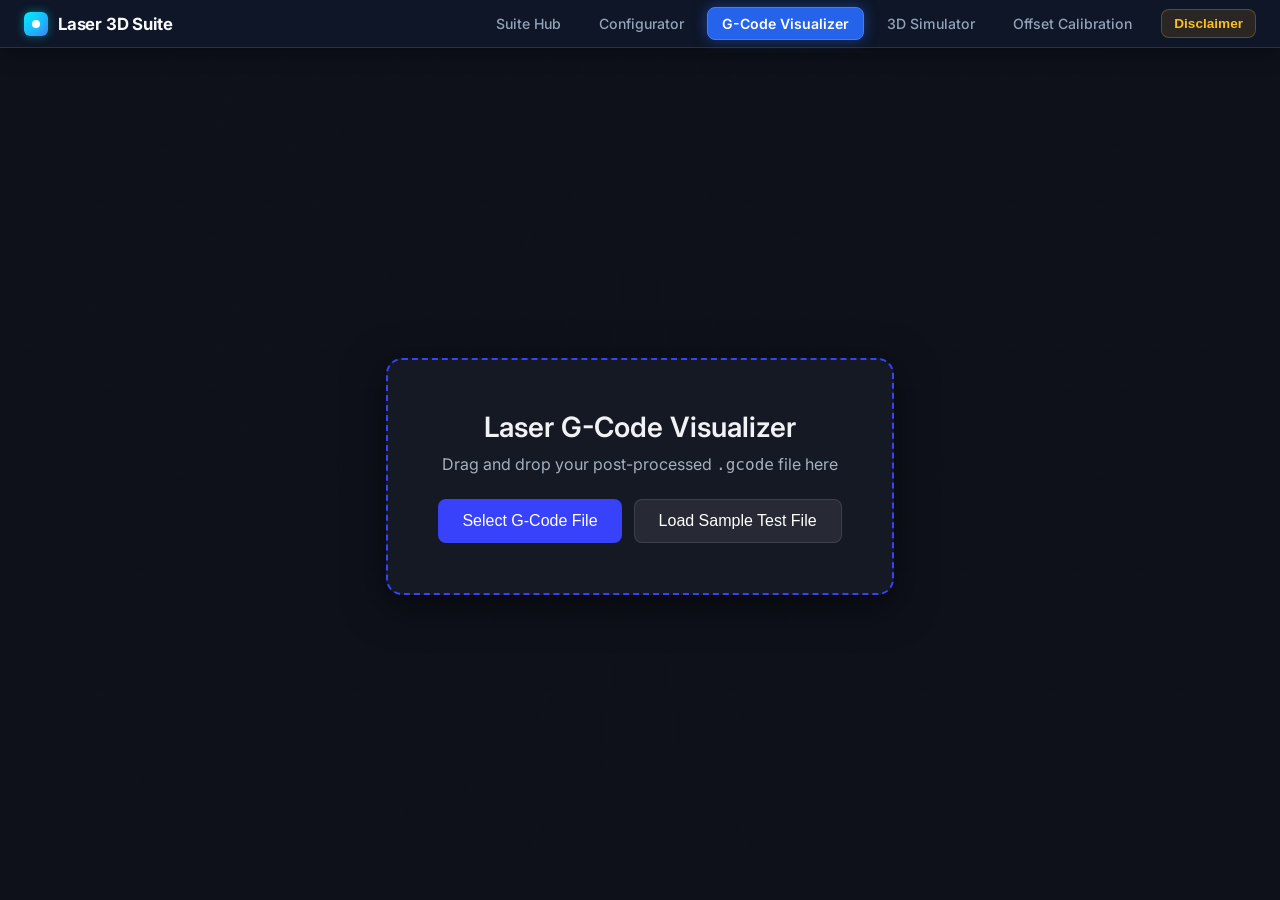
<file: web_tools/gcode_visualizer/index.html>
<!DOCTYPE html>
<html lang="en">
<head>
    <meta charset="UTF-8">
    <meta name="viewport" content="width=device-width, initial-scale=1.0">
    <title>Laser 3D G-Code Visualizer</title>
    <link rel="preconnect" href="https://fonts.googleapis.com">
    <link rel="preconnect" href="https://fonts.gstatic.com" crossorigin>
    <link href="https://fonts.googleapis.com/css2?family=Inter:wght@400;500;600;700&display=swap" rel="stylesheet">
    <link rel="stylesheet" href="style.css">
    <!-- Local Three.js & OrbitControls (Self-contained offline bundle) -->
    <script src="vendor/three.min.js"></script>
    <script src="vendor/OrbitControls.js"></script>
    <!-- Pre-bundled sample G-code for instant zero-config launch -->
    <script src="../simulator_3d/js/sample-gcode.js"></script>
<link rel="stylesheet" href="../shared/nav.css">
<link rel="stylesheet" href="../shared/disclaimer.css">
<script src="../shared/disclaimer.js"></script>
<script src="../shared/calibration-config.js"></script>
</head>
<body>

    <!-- Shared Top Navbar -->
    <nav class="laser-suite-nav">
        <a href="../../index.html" class="laser-suite-brand">
            <span class="laser-suite-icon"></span>
            <span>Laser 3D Suite</span>
        </a>
        <div class="laser-suite-links">
            <a href="../../index.html" class="laser-nav-btn">Suite Hub</a>
            <a href="../configurator/index.html" class="laser-nav-btn">Configurator</a>
            <a href="index.html" class="laser-nav-btn active">G-Code Visualizer</a>
            <a href="../simulator_3d/index.html" class="laser-nav-btn">3D Simulator</a>
            <a href="../calibration/index.html" class="laser-nav-btn">Offset Calibration</a>
            <button class="laser-nav-disclaimer-btn" onclick="window.showLaserDisclaimer(true)">Disclaimer</button>
        </div>
    </nav>

    <div id="canvas-container"></div>

    <!-- Drop Zone Overlay -->
    <div id="drop-zone" class="overlay">
        <div id="drop-content" class="drop-content">
            <h1>Laser G-Code Visualizer</h1>
            <p>Drag and drop your post-processed <code>.gcode</code> file here</p>
            <input type="file" id="file-input" accept=".gcode" style="display: none;">
            <div style="display: flex; gap: 12px; justify-content: center; margin-top: 15px; flex-wrap: wrap;">
                <button type="button" onclick="document.getElementById('file-input').click()">Select G-Code File</button>
                <button id="btn-load-sample" type="button" style="background: rgba(255, 255, 255, 0.08); border: 1px solid var(--panel-border);">Load Sample Test File</button>
            </div>
        </div>
    </div>

    <!-- Loading Spinner -->
    <div id="loading" class="overlay hidden">
        <div class="drop-content">
            <h2>Processing G-Code...</h2>
            <p>Parsing layers, laser moves, and wobble passes.</p>
        </div>
    </div>

    <!-- UI Overlay Container -->
    <div id="ui-container" class="hidden">
        <div class="sidebar glass-panel">
            <div style="display: flex; justify-content: space-between; align-items: center; margin-bottom: 15px;">
                <h2>Laser Visualizer</h2>
                <button id="reset-btn" style="background: rgba(255,255,255,0.1); border: 1px solid var(--panel-border); color: var(--text); padding: 4px 10px; border-radius: 6px; cursor: pointer; font-size: 12px;">Load New</button>
            </div>

            <!-- Stats -->
            <div style="display: grid; grid-template-columns: 1fr 1fr 1fr; gap: 8px; margin-bottom: 20px; background: rgba(0,0,0,0.2); padding: 10px; border-radius: 8px; text-align: center;">
                <div>
                    <div style="font-size: 11px; color: var(--text-muted);">Layers</div>
                    <div id="stat-layers" style="font-size: 16px; font-weight: 700; color: #fff;">0</div>
                </div>
                <div>
                    <div style="font-size: 11px; color: var(--text-muted);">Chunks</div>
                    <div id="stat-chunks" style="font-size: 16px; font-weight: 700; color: #3742fa;">0</div>
                </div>
                <div>
                    <div style="font-size: 11px; color: var(--text-muted);">Passes</div>
                    <div id="stat-passes" style="font-size: 16px; font-weight: 700; color: #2ed573;">0</div>
                </div>
            </div>

            <!-- Layer Filter -->
            <h3>Layer Range</h3>
            <div class="slider-container">
                <label><span>Min Layer</span><span id="min-layer-val">0</span></label>
                <input type="range" id="min-layer" min="0" max="100" value="0">
            </div>
            <div class="slider-container">
                <label><span>Max Layer</span><span id="max-layer-val">100</span></label>
                <input type="range" id="max-layer" min="0" max="100" value="100">
            </div>

            <!-- Chunk Inspector -->
            <h3>Laser Chunk Inspector</h3>
            <div style="margin-bottom: 10px;">
                <select id="chunk-select" style="width: 100%; background: rgba(0,0,0,0.3); border: 1px solid var(--panel-border); color: #fff; padding: 6px; border-radius: 6px;">
                    <option value="-1">All Chunks</option>
                </select>
            </div>
            <div class="slider-container">
                <label><span>Chunk Slider</span><span id="chunk-idx-val">All</span></label>
                <input type="range" id="chunk-slider" min="-1" max="10" value="-1">
                <div id="chunk-info" style="font-size: 12px; color: var(--text-muted); margin-top: 5px; line-height: 1.4;">Showing all chunks.</div>
            </div>

            <!-- Visibility Controls -->
            <h3>Feature Visibility</h3>
            <label class="toggle"><input type="checkbox" id="show-fdm" checked> <span style="color: #a4b0be; margin-left: 8px;">FDM Print Lines</span></label>
            <label class="toggle"><input type="checkbox" id="show-travel"> <span style="color: #4b6584; margin-left: 8px;">Travel Moves (G0)</span></label>
            <label class="toggle"><input type="checkbox" id="show-purge" checked> <span style="color: #9b59b6; margin-left: 8px;">Mid-Air Purge</span></label>
            <label class="toggle"><input type="checkbox" id="show-wall-smooth" checked> <span style="color: #ff4757; margin-left: 8px;">Wall Smoothing</span></label>
            <label class="toggle"><input type="checkbox" id="show-deep-wall" checked> <span style="color: #ff6b81; margin-left: 8px;">Deep Wall Passes</span></label>
            <label class="toggle"><input type="checkbox" id="show-top-smooth" checked> <span style="color: #2ed573; margin-left: 8px;">Top Surface Smoothing</span></label>
            <label class="toggle"><input type="checkbox" id="show-anneal" checked> <span style="color: #eccc68; margin-left: 8px;">Annealing Raster</span></label>
            <label class="toggle"><input type="checkbox" id="show-wobble" checked> <span style="color: #ff7f50; margin-left: 8px;">Z-Wobble Passes</span></label>
            <label class="toggle"><input type="checkbox" id="show-connectivity" checked> <span style="color: #7bed9f; margin-left: 8px;">Connectivity Passes</span></label>
            <label class="toggle"><input type="checkbox" id="show-preheat" checked> <span style="color: #f39c12; margin-left: 8px;">Preheat Passes</span></label>

            <!-- Pin Filters -->
            <h3>Filter By Laser Pin</h3>
            <div style="display: flex; gap: 12px; margin-bottom: 15px;">
                <label class="toggle"><input type="checkbox" id="show-pin-1" checked> <span style="color: #ff4757; margin-left: 6px;">Pin 1 (X+)</span></label>
                <label class="toggle"><input type="checkbox" id="show-pin-2" checked> <span style="color: #2ed573; margin-left: 6px;">Pin 2 (X-)</span></label>
                <label class="toggle"><input type="checkbox" id="show-pin-3" checked> <span style="color: #3742fa; margin-left: 6px;">Pin 3 (Top)</span></label>
            </div>

            <!-- Physical Offsets & Reverse Wobble -->
            <div style="display: flex; justify-content: space-between; align-items: center; margin-top: 25px; margin-bottom: 12px;">
                <h3 style="margin: 0;">Physical Laser Offsets</h3>
                <a href="../calibration/index.html" target="_blank" style="font-size: 11px; color: #38bdf8; text-decoration: none; font-weight: 600;">Calibrate ↗</a>
            </div>
            <div style="margin-bottom: 12px;">
                <label style="font-size: 12px; color: var(--text-muted); display: block; margin-bottom: 4px;">Wall Level Preset</label>
                <select id="wall-level" style="width: 100%; background: rgba(0,0,0,0.3); border: 1px solid var(--panel-border); color: #fff; padding: 6px; border-radius: 6px;">
                    <option value="custom">Custom</option>
                    <option value="0">Level 0 (Z=2.0 mm)</option>
                    <option value="1">Level 1 (Z=5.0 mm)</option>
                    <option value="2" selected>Level 2 (Z=10.0 mm)</option>
                    <option value="3">Level 3 (Z=15.0 mm)</option>
                    <option value="4">Level 4 (Z=20.0 mm)</option>
                </select>
            </div>

            <div style="display: grid; grid-template-columns: 1fr 1fr; gap: 8px; margin-bottom: 10px;">
                <div>
                    <label style="font-size: 11px; color: #ff4757;">Laser 1 X+ (mm)</label>
                    <input type="number" id="l1-x" value="0.0" step="0.1" style="width: 100%; background: rgba(0,0,0,0.3); border: 1px solid var(--panel-border); color: #fff; padding: 4px 6px; border-radius: 4px;">
                </div>
                <div>
                    <label style="font-size: 11px; color: #ff4757;">Laser 1 Z (mm)</label>
                    <input type="number" id="l1-z" value="10.0" step="0.1" style="width: 100%; background: rgba(0,0,0,0.3); border: 1px solid var(--panel-border); color: #fff; padding: 4px 6px; border-radius: 4px;">
                </div>
                <div>
                    <label style="font-size: 11px; color: #2ed573;">Laser 2 X- (mm)</label>
                    <input type="number" id="l2-x" value="0.0" step="0.1" style="width: 100%; background: rgba(0,0,0,0.3); border: 1px solid var(--panel-border); color: #fff; padding: 4px 6px; border-radius: 4px;">
                </div>
                <div>
                    <label style="font-size: 11px; color: #2ed573;">Laser 2 Z (mm)</label>
                    <input type="number" id="l2-z" value="10.0" step="0.1" style="width: 100%; background: rgba(0,0,0,0.3); border: 1px solid var(--panel-border); color: #fff; padding: 4px 6px; border-radius: 4px;">
                </div>
                <div>
                    <label style="font-size: 11px; color: #3742fa;">Laser 3 X (mm)</label>
                    <input type="number" id="l3-x" value="34.0" step="0.1" style="width: 100%; background: rgba(0,0,0,0.3); border: 1px solid var(--panel-border); color: #fff; padding: 4px 6px; border-radius: 4px;">
                </div>
                <div>
                    <label style="font-size: 11px; color: #3742fa;">Laser 3 Y (mm)</label>
                    <input type="number" id="l3-y" value="72.4" step="0.1" style="width: 100%; background: rgba(0,0,0,0.3); border: 1px solid var(--panel-border); color: #fff; padding: 4px 6px; border-radius: 4px;">
                </div>
                <div>
                    <label style="font-size: 11px; color: #3742fa;">Laser 3 Z (mm)</label>
                    <input type="number" id="l3-z" value="0.0" step="0.1" style="width: 100%; background: rgba(0,0,0,0.3); border: 1px solid var(--panel-border); color: #fff; padding: 4px 6px; border-radius: 4px;">
                </div>
                <div>
                    <label style="font-size: 11px; color: #3742fa;">Top Z-Hop (mm)</label>
                    <input type="number" id="top-z-hop-val" value="0.5" step="0.1" style="width: 100%; background: rgba(0,0,0,0.3); border: 1px solid var(--panel-border); color: #fff; padding: 4px 6px; border-radius: 4px;">
                </div>
            </div>
            
            <input type="hidden" id="l1-y" value="0.0">
            <input type="hidden" id="l2-y" value="0.0">

            <label class="toggle" style="margin-top: 10px;">
                <input type="checkbox" id="project-wobble" checked>
                <span style="font-weight: 600; color: #ff7f50; margin-left: 8px;">Reverse Math: Project Wobble to Wall</span>
            </label>
            <label class="toggle">
                <input type="checkbox" id="reverse-z-hop">
                <span style="font-weight: 600; color: #3742fa; margin-left: 8px;">Reverse Top Surface Z-Hop</span>
            </label>

            <!-- Color Modes -->
            <h3>Color Coding</h3>
            <div style="display: flex; flex-direction: column; gap: 8px; margin-bottom: 15px;">
                <label class="toggle"><input type="radio" name="colorMode" value="pin" checked> <span style="margin-left: 8px;">By Pass Type</span></label>
                <label class="toggle"><input type="radio" name="colorMode" value="laser_pin"> <span style="margin-left: 8px;">By Laser Pin (1, 2, 3)</span></label>
                <label class="toggle"><input type="radio" name="colorMode" value="power"> <span style="margin-left: 8px;">By Laser Power Heatmap</span></label>
                <label class="toggle"><input type="radio" name="colorMode" value="speed"> <span style="margin-left: 8px;">By Movement Speed</span></label>
                <label class="toggle"><input type="radio" name="colorMode" value="sequence"> <span style="margin-left: 8px;">By Execution Sequence</span></label>
            </div>

            <!-- Heatmap Legend -->
            <div id="color-legend" class="hidden" style="margin-bottom: 20px;">
                <div style="height: 12px; border-radius: 6px; background: linear-gradient(to right, #0000ff, #00ffff, #00ff00, #ffff00, #ff0000); margin-bottom: 4px;"></div>
                <div style="display: flex; justify-content: space-between; font-size: 11px; color: var(--text-muted);">
                    <span id="legend-min">0</span>
                    <span id="legend-max">1</span>
                </div>
            </div>

            <!-- Settings Summary Modal Button -->
            <button id="toggle-settings-btn" style="width: 100%; background: rgba(255,255,255,0.08); border: 1px solid var(--panel-border); color: #fff; padding: 10px; border-radius: 8px; cursor: pointer; font-size: 14px; font-weight: 500;">View G-Code Slicer Settings</button>
        </div>
    </div>

    <!-- Settings Modal -->
    <div id="settings-modal" class="overlay hidden">
        <div class="drop-content glass-panel" style="max-width: 600px; max-height: 80vh; overflow-y: auto; text-align: left; padding: 30px;">
            <div style="display: flex; justify-content: space-between; align-items: center; margin-bottom: 20px;">
                <h2>G-Code Settings</h2>
                <button id="close-settings-btn" style="background: transparent; border: none; font-size: 24px; color: #fff; cursor: pointer;">&times;</button>
            </div>
            <div id="settings-table-container"></div>
        </div>
    </div>

    <script src="app.js"></script>
</body>
</html>
</file>
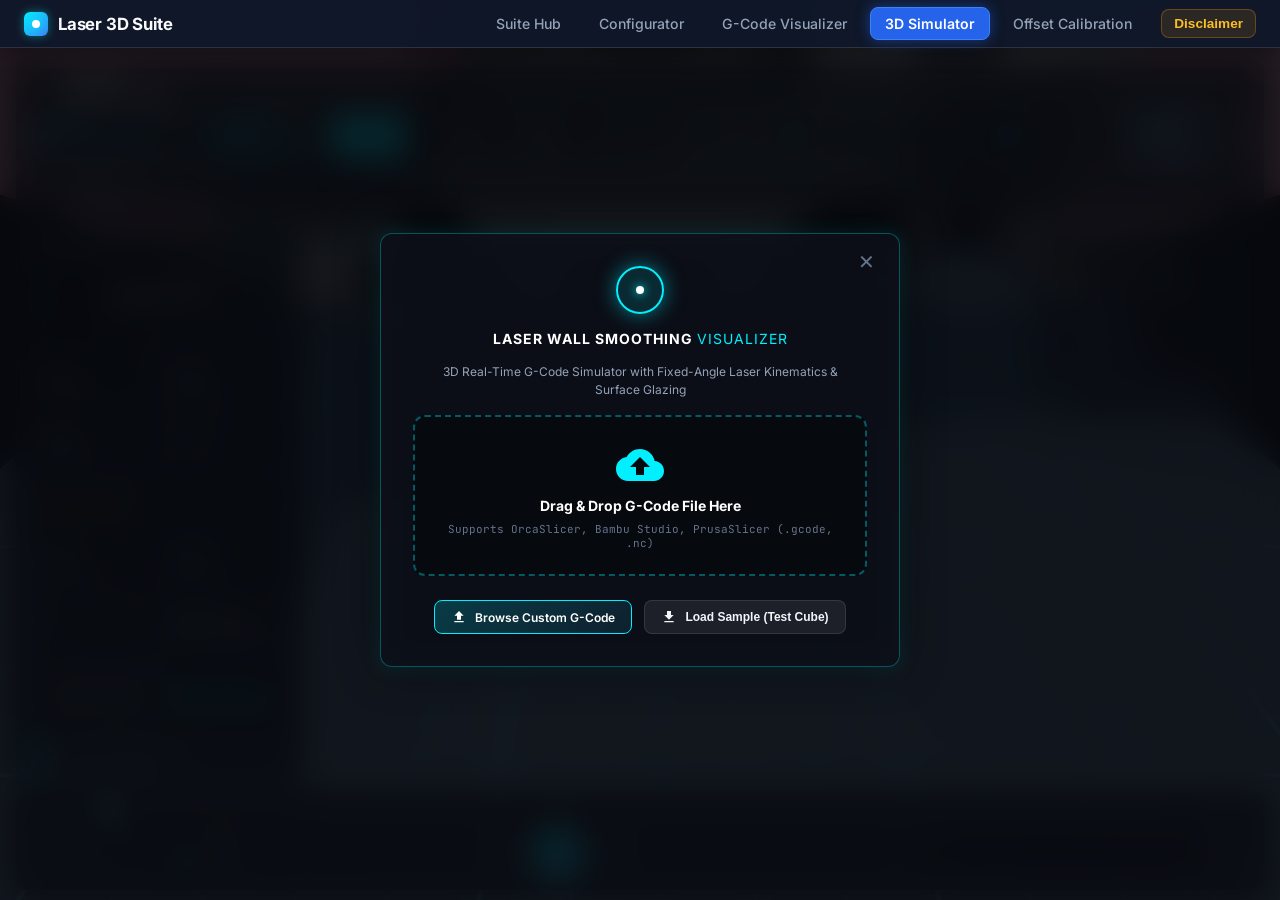
<file: web_tools/simulator_3d/index.html>
<!DOCTYPE html>
<html lang="en">
<head>
  <meta charset="UTF-8">
  <meta name="viewport" content="width=device-width, initial-scale=1.0">
  <title>Laser-Assisted 3D Print Visualizer — Real-Time Wall Smoothing</title>
  <link rel="stylesheet" href="css/style.css">
  
  <!-- Local Three.js & Postprocessing Vendors -->
  <script src="vendor/three.min.js"></script>
  <script src="vendor/GLTFLoader.js"></script>
  <script src="vendor/OrbitControls.js"></script>
  <script src="vendor/EffectComposer.js"></script>
  <script src="vendor/RenderPass.js"></script>
  <script src="vendor/ShaderPass.js"></script>
  <script src="vendor/CopyShader.js"></script>
  <script src="vendor/LuminosityHighPassShader.js"></script>
  <script src="vendor/UnrealBloomPass.js"></script>
  
  <!-- Pre-bundled sample G-code & 3D CAD toolhead model for instant zero-config launch (including file:// protocol) -->
  <script src="js/sample-gcode.js"></script>
  <script src="js/toolhead-model.js"></script>
<link rel="stylesheet" href="../shared/nav.css">
<link rel="stylesheet" href="../shared/disclaimer.css">
<script src="../shared/disclaimer.js"></script>
<script src="../shared/calibration-config.js"></script>
</head>
<body>

  <!-- Shared Top Navbar -->
  <nav class="laser-suite-nav" style="position: absolute; width: 100%;">
      <a href="../../index.html" class="laser-suite-brand">
          <span class="laser-suite-icon"></span>
          <span>Laser 3D Suite</span>
      </a>
      <div class="laser-suite-links">
          <a href="../../index.html" class="laser-nav-btn">Suite Hub</a>
          <a href="../configurator/index.html" class="laser-nav-btn">Configurator</a>
          <a href="../gcode_visualizer/index.html" class="laser-nav-btn">G-Code Visualizer</a>
          <a href="index.html" class="laser-nav-btn active">3D Simulator</a>
          <a href="../calibration/index.html" class="laser-nav-btn">Offset Calibration</a>
          <button class="laser-nav-disclaimer-btn" onclick="window.showLaserDisclaimer(true)">Disclaimer</button>
      </div>
  </nav>

  <!-- 3D WebGL Canvas Container -->
  <div id="canvas-container"></div>

  <!-- UI Overlay -->
  <div id="ui-container">
    <!-- Top Header Bar -->
    <header class="top-bar glass-panel">
      <div class="brand-section">
        <div class="laser-logo-icon">
          <span class="laser-dot"></span>
          <span class="laser-beam-icon"></span>
        </div>
        <div>
          <h1 class="app-title">LASER SMOOTHING <span>3D VISUALIZER</span></h1>
          <p class="app-subtitle" id="current-filename">Test cube.gcode • OrcaSlicer Advanced Post-Processor</p>
        </div>
      </div>

      <div class="top-actions">
        <!-- Laser Offset Mode Tag -->
        <div class="status-badge" id="laser-mode-badge">
          <span class="pulse-ring"></span>
          <span id="laser-mode-text">Z-WOBBLE DEEP SMOOTHING</span>
        </div>

        <!-- Camera Preset Selector -->
        <div class="camera-selector">
          <button class="cam-btn active" data-cam="orbit" title="Free Orbit View (Rotate/Pan/Zoom)">
            <svg viewBox="0 0 24 24" width="16" height="16" fill="currentColor"><path d="M12 2C6.48 2 2 6.48 2 12s4.48 10 10 10 10-4.48 10-10S17.52 2 12 2zm0 18c-4.41 0-8-3.59-8-8s3.59-8 8-8 8 3.59 8 8-3.59 8-8 8zm-1-13h2v6h-2zm0 8h2v2h-2z"/></svg>
            Orbit
          </button>
          <button class="cam-btn" data-cam="follow" title="Follow Printhead (Chase Camera)">
            <svg viewBox="0 0 24 24" width="16" height="16" fill="currentColor"><path d="M12 4.5C7 4.5 2.73 7.61 1 12c1.73 4.39 6 7.5 11 7.5s9.27-3.11 11-7.5c-1.73-4.39-6-7.5-11-7.5zM12 17c-2.76 0-5-2.24-5-5s2.24-5 5-5 5 2.24 5 5-2.24 5-5 5zm0-8c-1.66 0-3 1.34-3 3s1.34 3 3 3 3-1.34 3-3-1.34-3-3-3z"/></svg>
            Follow Head
          </button>
          <button class="cam-btn" data-cam="macro" title="Macro Close-Up on Wall / Top Laser Melt Zone">
            <svg viewBox="0 0 24 24" width="16" height="16" fill="currentColor"><path d="M15.5 14h-.79l-.28-.27C15.41 12.59 16 11.11 16 9.5 16 5.91 13.09 3 9.5 3S3 5.91 3 9.5 5.91 16 9.5 16c1.61 0 3.09-.59 4.23-1.57l.27.28v.79l5 4.99L20.49 19l-4.99-5zm-6 0C7.01 14 5 11.99 5 9.5S7.01 5 9.5 5 14 7.01 14 9.5 11.99 14 9.5 14z"/></svg>
            Macro Melt
          </button>
          <button class="cam-btn" data-cam="turntable" title="Cinematic Turntable Rotation">
            <svg viewBox="0 0 24 24" width="16" height="16" fill="currentColor"><path d="M12 6v3l4-4-4-4v3c-4.42 0-8 3.58-8 8 0 1.57.46 3.03 1.24 4.26L6.7 14.8c-.45-.83-.7-1.79-.7-2.8 0-3.31 2.69-6 6-6zm6.76 1.74L17.3 9.2c.44.84.7 1.79.7 2.8 0 3.31-2.69 6-6 6v-3l-4 4 4 4v-3c4.42 0 8-3.58 8-8 0-1.57-.46-3.03-1.24-4.26z"/></svg>
            Turntable
          </button>
        </div>

        <!-- Macro Camera Distance Slider -->
        <div class="macro-dist-control" id="macro-dist-control" title="Adjust Macro Camera Distance (Zoom)">
          <span class="macro-dist-icon"><svg viewBox="0 0 24 24" width="13" height="13" fill="none" stroke="currentColor" stroke-width="2" style="vertical-align: middle;"><circle cx="11" cy="11" r="8"></circle><line x1="21" y1="21" x2="16.65" y2="16.65"></line></svg></span>
          <span class="macro-dist-title">Zoom:</span>
          <input type="range" id="macro-dist-slider" min="0.4" max="2.5" step="0.05" value="1.0">
          <span id="macro-dist-val" class="macro-dist-val">1.0x</span>
        </div>

        <!-- Macro Camera Pitch Angle Slider -->
        <div class="macro-dist-control" id="macro-angle-control" title="Adjust Macro Camera Angle / Pitch (Tilt from grazing to top-down)">
          <span class="macro-dist-icon"><svg viewBox="0 0 24 24" width="13" height="13" fill="currentColor" style="vertical-align: middle;"><path d="M20 20H4a1 1 0 0 1-1-1V5a1 1 0 0 1 1.7-.7l16 14A1 1 0 0 1 20 20zM5 7.4V18h10.6L5 7.4z"/></svg></span>
          <span class="macro-dist-title">Angle:</span>
          <input type="range" id="macro-angle-slider" min="5" max="75" step="1" value="20">
          <span id="macro-angle-val" class="macro-dist-val">20°</span>
        </div>

        <!-- File Upload Button -->
        <label class="btn-primary file-upload-btn" title="Open any custom G-code file">
          <input type="file" id="gcode-file-input" accept=".gcode,.nc,.gc">
          <svg viewBox="0 0 24 24" width="16" height="16" fill="currentColor"><path d="M9 16h6v-6h4l-7-7-7 7h4zm-4 2h14v2H5z"/></svg>
          Load G-Code
        </label>

        <!-- Clean UI / Screen Recording Toggle -->
        <button id="btn-clean-ui" class="icon-btn" title="Clean UI Mode for YouTube Video Recording (Hotkey: H)">
          <svg viewBox="0 0 24 24" width="18" height="18" fill="currentColor"><path d="M7 14H5v5h5v-2H7v-3zm-2-4h2V7h3V5H5v5zm12 7h-3v2h5v-5h-2v3zM14 5v2h3v3h2V5h-5z"/></svg>
        </button>

        <!-- Laser Emitter Settings Button -->
        <button id="btn-open-settings" class="btn-secondary settings-trigger-btn" title="Laser Emitter Calibration & Settings (3D Offsets)">
          <svg viewBox="0 0 24 24" width="16" height="16" fill="currentColor" style="pointer-events: none;">
            <path d="M19.14 12.94c.04-.3.06-.61.06-.94 0-.32-.02-.64-.07-.94l2.03-1.58c.18-.14.23-.41.12-.61l-1.92-3.32c-.12-.22-.37-.29-.59-.22l-2.39.96c-.5-.38-1.03-.7-1.62-.94l-.36-2.54c-.04-.24-.24-.41-.48-.41h-3.84c-.24 0-.43.17-.47.41l-.36 2.54c-.59.24-1.13.57-1.62.94l-2.39-.96c-.22-.08-.47 0-.59.22L2.74 8.87c-.12.21-.08.47.12.61l2.03 1.58c-.05.3-.09.63-.09.94s.02.64.07.94l-2.03 1.58c-.18.14-.23.41-.12.61l1.92 3.32c.12.22.37.29.59.22l2.39-.96c.5.38 1.03.7 1.62.94l.36 2.54c.05.24.24.41.48.41h3.84c.24 0 .44-.17.47-.41l.36-2.54c.59-.24 1.13-.56 1.62-.94l2.39.96c.22.08.47 0 .59-.22l1.92-3.32c.12-.22.07-.47-.12-.61l-2.01-1.58zM12 15.6c-1.98 0-3.6-1.62-3.6-3.6s1.62-3.6 3.6-3.6 3.6 1.62 3.6 3.6-1.62 3.6-3.6 3.6z"/>
          </svg>
          <span>Settings</span>
        </button>
      </div>
    </header>

    <!-- Middle UI Layer (Flexes dynamically between top bar and bottom deck) -->
    <div class="middle-ui-layer">
      <!-- Left Telemetry & Laser HUD -->
      <aside class="left-hud glass-panel">
      <div class="hud-header">
        <span class="hud-label">LIVE TELEMETRY</span>
        <span class="hud-status live">ONLINE</span>
      </div>

      <!-- Laser Firing Status Widget -->
      <div class="laser-status-card" id="laser-hud-card">
        <div class="laser-card-header">
          <div class="laser-icon-glow"></div>
          <div>
            <div class="laser-card-title" id="hud-laser-name">LASER INACTIVE</div>
            <div class="laser-card-subtitle" id="hud-laser-target">Beam Off</div>
          </div>
          <div class="laser-power-val" id="hud-laser-power">0%</div>
        </div>
        <div class="power-bar-container">
          <div class="power-bar-fill" id="hud-power-bar"></div>
        </div>
      </div>

      <!-- Coordinate Readouts -->
      <div class="telemetry-grid">
        <div class="tele-item">
          <span class="tele-label">POS X</span>
          <span class="tele-val" id="tele-x">0.00 <small>mm</small></span>
        </div>
        <div class="tele-item">
          <span class="tele-label">POS Y</span>
          <span class="tele-val" id="tele-y">0.00 <small>mm</small></span>
        </div>
        <div class="tele-item">
          <span class="tele-label">POS Z</span>
          <span class="tele-val" id="tele-z">0.00 <small>mm</small></span>
        </div>
        <div class="tele-item">
          <span class="tele-label">FEEDRATE</span>
          <span class="tele-val" id="tele-f">0 <small>mm/s</small></span>
        </div>
      </div>

      <!-- Process Stage Info -->
      <div class="process-info-card">
        <div class="tele-item full-width">
          <span class="tele-label">CURRENT FEATURE</span>
          <span class="tele-val highlight" id="tele-feature">Initializing...</span>
        </div>
        <div class="tele-row">
          <div class="tele-item">
            <span class="tele-label">LAYER</span>
            <span class="tele-val" id="tele-layer">0 / 34</span>
          </div>
          <div class="tele-item">
            <span class="tele-label">HEIGHT</span>
            <span class="tele-val" id="tele-layer-z">0.20 <small>mm</small></span>
          </div>
        </div>
        <div class="tele-row">
          <div class="tele-item">
            <span class="tele-label">SMOOTH PASSES</span>
            <span class="tele-val" id="tele-smooth-count">0</span>
          </div>
          <div class="tele-item">
            <span class="tele-label">WALL STATE</span>
            <span class="tele-val" id="tele-wall-state">Rough Layer</span>
          </div>
        </div>
      </div>

      <!-- Quick Jump to Laser Passes -->
      <div class="laser-jump-panel">
        <div class="tele-label">LASER PASS NAVIGATION</div>
        <div class="laser-jump-btns">
          <button id="btn-prev-laser" class="mini-btn" title="Jump to previous Wall Smoothing laser pass">◀ Prev Laser Pass</button>
          <button id="btn-next-laser" class="mini-btn highlight-btn" title="Jump to next Wall Smoothing laser pass">Next Laser Pass ▶</button>
        </div>
      </div>

      <!-- Visual Toggles -->
      <div class="toggles-panel">
        <label class="toggle-item">
          <input type="checkbox" id="toggle-toolhead" checked>
          <span class="toggle-text">Show Toolhead Assembly</span>
        </label>
        <label class="toggle-item">
          <input type="checkbox" id="toggle-laser-beam" checked>
          <span class="toggle-text">Glowing Laser Beam</span>
        </label>
        <label class="toggle-item">
          <input type="checkbox" id="toggle-bloom" checked>
          <span class="toggle-text">Bloom Post-FX (Glow)</span>
        </label>
        <label class="toggle-item">
          <input type="checkbox" id="toggle-realistic-beam" checked>
          <span class="toggle-text">Realistic Optical Beam (Waist)</span>
        </label>
        <label class="toggle-item">
          <input type="checkbox" id="toggle-travel-moves">
          <span class="toggle-text">Show Rapid Travels</span>
        </label>
      </div>

      <!-- Laser Diode Z-Height & Focus Alignment -->
      <div class="diode-align-panel">
        <div class="tele-label" style="margin-bottom:6px;">LASER DIODE ALIGNMENT & FOCUS</div>
        <div class="diode-align-tip">Set diode heights & focal waist distance to calibrate real physical laser focus.</div>

        <div class="diode-control-row">
          <label class="diode-input-label" for="laser1-height">
            <span class="diode-dot" style="background:#00f0ff;"></span>
            Laser 1 (Right)
          </label>
          <div class="diode-input-group">
            <button class="diode-nudge" data-laser="1" data-delta="-1" title="Nudge down 1mm">▼</button>
            <input type="number" id="laser1-height" class="diode-number-input" value="27.8" min="5" max="80" step="0.1" title="Height in mm above nozzle tip">
            <button class="diode-nudge" data-laser="1" data-delta="1" title="Nudge up 1mm">▲</button>
            <span class="diode-unit">mm</span>
          </div>
        </div>

        <div class="diode-control-row">
          <label class="diode-input-label" for="laser2-height">
            <span class="diode-dot" style="background:#ef4444;"></span>
            Laser 2 (Left)
          </label>
          <div class="diode-input-group">
            <button class="diode-nudge" data-laser="2" data-delta="-1" title="Nudge down 1mm">▼</button>
            <input type="number" id="laser2-height" class="diode-number-input" value="29.0" min="5" max="80" step="0.1" title="Height in mm above nozzle tip">
            <button class="diode-nudge" data-laser="2" data-delta="1" title="Nudge up 1mm">▲</button>
            <span class="diode-unit">mm</span>
          </div>
        </div>

        <div class="diode-control-row">
          <span class="diode-input-label">
            <span class="diode-dot" style="background:#eab308;"></span>
            Beam Angle
          </span>
          <div class="diode-input-group">
            <button class="diode-nudge" data-param="angle" data-delta="-0.5">▼</button>
            <input type="number" id="laser-angle" class="diode-number-input" value="23.0" min="5" max="60" step="0.1" title="Physical angle of Laser 1 & 2 from horizontal">
            <button class="diode-nudge" data-param="angle" data-delta="0.5">▲</button>
            <span class="diode-unit">deg</span>
          </div>
        </div>

        <div class="diode-control-row">
          <span class="diode-input-label" title="Distance from lens to tightest optical waist (sharp focus)">
            <span class="diode-dot" style="background:#a855f7;"></span>
            Focal Waist (f)
          </span>
          <div class="diode-input-group">
            <button class="diode-nudge" data-param="focal" data-delta="-1">▼</button>
            <input type="number" id="laser-focal-dist" class="diode-number-input" value="100.0" min="40" max="150" step="0.5" title="Calibrated focal distance in mm">
            <button class="diode-nudge" data-param="focal" data-delta="1">▲</button>
            <span class="diode-unit">mm</span>
          </div>
        </div>

        <button id="btn-open-settings-hud" class="btn-secondary settings-trigger-btn" style="width: 100%; margin-top: 10px; font-size: 11px; justify-content: center; gap: 6px; padding: 6px 10px;">
          <svg viewBox="0 0 24 24" width="14" height="14" fill="currentColor" style="pointer-events: none;"><path d="M19.14 12.94c.04-.3.06-.61.06-.94 0-.32-.02-.64-.07-.94l2.03-1.58c.18-.14.23-.41.12-.61l-1.92-3.32c-.12-.22-.37-.29-.59-.22l-2.39.96c-.5-.38-1.03-.7-1.62-.94l-.36-2.54c-.04-.24-.24-.41-.48-.41h-3.84c-.24 0-.43.17-.47.41l-.36 2.54c-.59.24-1.13.57-1.62.94l-2.39-.96c-.22-.08-.47 0-.59.22L2.74 8.87c-.12.21-.08.47.12.61l2.03 1.58c-.05.3-.09.63-.09.94s.02.64.07.94l-2.03 1.58c-.18.14-.23.41-.12.61l1.92 3.32c.12.22.37.29.59.22l2.39-.96c.5.38 1.03.7 1.62.94l.36 2.54c.05.24.24.41.48.41h3.84c.24 0 .44-.17.47-.41l.36-2.54c.59-.24 1.13-.56 1.62-.94l2.39.96c.22.08.47 0 .59-.22l1.92-3.32c.12-.22.07-.47-.12-.61l-2.01-1.58zM12 15.6c-1.98 0-3.6-1.62-3.6-3.6s1.62-3.6 3.6-3.6 3.6 1.62 3.6 3.6-1.62 3.6-3.6 3.6z"/></svg>
          <span>All Diode 3D Offsets & Settings</span>
        </button>
      </div>

      <!-- Laser Energy Fluence Heatmap Panel -->
      <div class="heatmap-panel">
        <div class="tele-label" style="margin-bottom:6px; color: #f59e0b;">LASER ENERGY HEATMAP (FLUENCE)</div>
        <div class="diode-align-tip">Calculates exact laser energy dose (J/mm²) received across the model, accounting for printer acceleration and Gaussian beam profile.</div>

        <label class="toggle-item" style="margin-top: 6px; margin-bottom: 8px;">
          <input type="checkbox" id="toggle-energy-heatmap">
          <span class="toggle-text" style="font-weight: 600; color: #f59e0b;">Enable Energy Heatmap</span>
        </label>

        <div class="diode-control-row">
          <label class="diode-input-label" for="heatmap-accel" title="Printer printhead acceleration limit">
            <span class="diode-dot" style="background:#f59e0b;"></span>
            Printer Accel
          </label>
          <div class="diode-input-group">
            <input type="number" id="heatmap-accel" class="diode-number-input" value="5000" min="500" max="25000" step="500">
            <span class="diode-unit">mm/s²</span>
          </div>
        </div>

        <div class="diode-control-row">
          <label class="diode-input-label" for="heatmap-waist" title="Focal beam waist radius w0">
            <span class="diode-dot" style="background:#00f0ff;"></span>
            Beam Waist (w₀)
          </label>
          <div class="diode-input-group">
            <input type="number" id="heatmap-waist" class="diode-number-input" value="0.35" min="0.10" max="1.50" step="0.05">
            <span class="diode-unit">mm</span>
          </div>
        </div>

        <div class="diode-control-row">
          <label class="diode-input-label" for="heatmap-power-watts" title="Laser diode optical power rating">
            <span class="diode-dot" style="background:#ef4444;"></span>
            Laser Power
          </label>
          <div class="diode-input-group">
            <input type="number" id="heatmap-power-watts" class="diode-number-input" value="10" min="1" max="50" step="1">
            <span class="diode-unit">W</span>
          </div>
        </div>

        <button id="btn-recalc-heatmap" class="btn-secondary" style="width: 100%; margin-top: 8px; font-size: 11px; justify-content: center; gap: 6px; padding: 6px 10px; color: #f59e0b; border-color: rgba(245, 158, 11, 0.4);">
          <svg viewBox="0 0 24 24" width="14" height="14" fill="currentColor"><path d="M12 4V1L8 5l4 4V6c3.31 0 6 2.69 6 6 0 1.01-.25 1.97-.7 2.8l1.46 1.46C19.54 15.03 20 13.57 20 12c0-4.42-3.58-8-8-8zm0 14c-3.31 0-6-2.69-6-6 0-1.01.25-1.97.7-2.8L5.24 7.74C4.46 8.97 4 10.43 4 12c0 4.42 3.58 8 8 8v3l4-4-4-4v3z"/></svg>
          <span>Recalculate Heatmap</span>
        </button>
      </div>

      <!-- Manual Jog & Laser Calibration Mode -->
      <div class="manual-jog-panel" id="manual-jog-panel">
        <div class="jog-header">
          <div class="tele-label">MANUAL JOG & CALIBRATION</div>
          <span class="jog-status-badge" id="jog-mode-status">SIM TRACK</span>
        </div>
        <div class="diode-align-tip">Pause simulation to jog the printhead freely and fire lasers to calibrate X/Y/Z distance to wall.</div>

        <!-- Step Size Selector -->
        <div class="jog-step-row">
          <span class="jog-label">Step:</span>
          <div class="jog-step-chips">
            <button class="jog-step-chip" data-step="0.1">0.1</button>
            <button class="jog-step-chip active" data-step="1.0">1mm</button>
            <button class="jog-step-chip" data-step="10.0">10mm</button>
            <button class="jog-step-chip" data-step="50.0">50mm</button>
          </div>
        </div>

        <!-- Jog D-Pad & Controls -->
        <div class="jog-controls-layout">
          <!-- XY Jog Pad -->
          <div class="jog-dpad">
            <button class="jog-btn jog-y-plus" data-axis="Y" data-dir="1" title="Jog Y+ (Back)">▲ Y+</button>
            <div class="jog-mid-row">
              <button class="jog-btn jog-x-minus" data-axis="X" data-dir="-1" title="Jog X- (Left)">◀ X-</button>
              <button class="jog-btn jog-center-btn" id="btn-jog-reset" title="Reset to Simulation Position">↺</button>
              <button class="jog-btn jog-x-plus" data-axis="X" data-dir="1" title="Jog X+ (Right)">X+ ▶</button>
            </div>
            <button class="jog-btn jog-y-minus" data-axis="Y" data-dir="-1" title="Jog Y- (Front)">▼ Y-</button>
          </div>

          <!-- Z Jog Axis -->
          <div class="jog-z-axis">
            <button class="jog-btn jog-z-plus" data-axis="Z" data-dir="1" title="Jog Z+ (Up)">▲ Z+</button>
            <div class="jog-z-label">Z AXIS</div>
            <button class="jog-btn jog-z-minus" data-axis="Z" data-dir="-1" title="Jog Z- (Down)">▼ Z-</button>
          </div>
        </div>

        <!-- Live Coordinate Numeric Inputs -->
        <div class="jog-coords-row">
          <div class="jog-coord-input">
            <span>X:</span>
            <input type="number" id="jog-pos-x" step="0.1" value="0.0">
          </div>
          <div class="jog-coord-input">
            <span>Y:</span>
            <input type="number" id="jog-pos-y" step="0.1" value="0.0">
          </div>
          <div class="jog-coord-input">
            <span>Z:</span>
            <input type="number" id="jog-pos-z" step="0.1" value="0.0">
          </div>
        </div>

        <!-- Manual Laser Firing Toggles -->
        <div class="jog-laser-section">
          <div class="jog-label" style="margin-bottom:4px;">MANUAL LASER FIRING:</div>
          <div class="jog-laser-buttons">
            <button class="jog-laser-btn" data-laser="laser_pwm1" title="Toggle Laser 1 (Right Wall Laser)">
              <span class="diode-dot" style="background:#00f0ff;"></span>
              Laser 1
            </button>
            <button class="jog-laser-btn" data-laser="laser_pwm2" title="Toggle Laser 2 (Left Wall Laser)">
              <span class="diode-dot" style="background:#ef4444;"></span>
              Laser 2
            </button>
            <button class="jog-laser-btn" data-laser="laser_pwm3" title="Toggle Laser 3 (Top Surface Laser)">
              <span class="diode-dot" style="background:#a855f7;"></span>
              Laser 3
            </button>
          </div>
        </div>

        <!-- Live Optical Measurement Readout -->
        <div class="jog-readout-card">
          <div class="jog-readout-item">
            <span class="jog-readout-label">Dist to Wall:</span>
            <span class="jog-readout-val" id="jog-wall-dist">-- mm</span>
          </div>
          <div class="jog-readout-item">
            <span class="jog-readout-label">Focus State:</span>
            <span class="jog-readout-val" id="jog-focus-status">Standby</span>
          </div>
        </div>
      </div>
    </aside>

    <!-- Legend Overlay (Top Right) -->
    <div class="legend-panel glass-panel">
      <div class="legend-title">RENDER COLOR KEY</div>
      <div class="legend-grid">
        <div class="legend-item"><span class="color-dot outer-wall"></span> Outer Wall (Rough)</div>
        <div class="legend-item"><span class="color-dot smoothed-wall"></span> Laser Smoothed Wall</div>
        <div class="legend-item"><span class="color-dot inner-wall"></span> Inner Wall</div>
        <div class="legend-item"><span class="color-dot sparse-infill"></span> Sparse Infill</div>
        <div class="legend-item"><span class="color-dot solid-infill"></span> Solid Infill</div>
        <div class="legend-item"><span class="color-dot top-surface"></span> Top Surface</div>
        <div class="legend-item"><span class="color-dot laser-glow"></span> 450nm Laser Beam & Melt</div>
      </div>
    </div>

    <!-- Floating Heatmap Legend Overlay -->
    <div id="heatmap-legend" class="heatmap-legend-container" style="display: none;">
      <div style="display: flex; justify-content: space-between; align-items: center;">
        <span style="font-size: 11px; font-weight: 700; color: #f59e0b; font-family: var(--font-mono); letter-spacing: 0.5px;">LASER ENERGY DOSE MAP</span>
        <span id="heatmap-stat-joules" class="heatmap-stat-val" style="font-size: 10px;">0.0 J Total</span>
      </div>
      <div class="heatmap-legend-bar"></div>
      <div class="heatmap-legend-labels">
        <span>0 J/mm² (Cold)</span>
        <span id="heatmap-label-mid">-- J/mm²</span>
        <span id="heatmap-label-max" style="color: #ff3366; font-weight: 700;">-- J/mm² (Peak)</span>
      </div>
      <div class="heatmap-stats-row">
        <span>Avg Dose: <strong id="heatmap-stat-avg" class="heatmap-stat-val">-- J/mm²</strong></span>
        <span>Peak: <strong id="heatmap-stat-peak" class="heatmap-stat-val">-- J/mm²</strong></span>
      </div>
    </div>
  </div> <!-- /middle-ui-layer -->

    <!-- Bottom Playback Deck & Timeline Controls -->
    <footer class="bottom-deck glass-panel">
      <!-- Scrubbing Timeline -->
      <div class="timeline-container">
        <div class="time-display" id="time-current">00:00</div>
        <div class="scrubber-wrapper">
          <input type="range" id="timeline-slider" min="0" max="1000" value="0" step="1">
          <!-- Markers for Laser Smoothing Passes -->
          <div id="laser-markers-container" class="laser-markers-track"></div>
        </div>
        <div class="time-display" id="time-total">00:00</div>
      </div>

      <!-- Controls Row -->
      <div class="controls-row">
        <!-- Left: Layer Slider & Navigation -->
        <div class="layer-control-group">
          <button id="btn-prev-layer" class="icon-btn" title="Previous Layer (Down Arrow)">
            <svg viewBox="0 0 24 24" width="16" height="16" fill="currentColor"><path d="M7.41 15.41L12 10.83l4.59 4.58L18 14l-6-6-6 6z"/></svg>
          </button>
          <div class="layer-slider-wrapper">
            <span class="control-label">Layer: <b id="layer-slider-val">All</b></span>
            <input type="range" id="layer-slider" min="0" max="34" value="34">
          </div>
          <button id="btn-next-layer" class="icon-btn" title="Next Layer (Up Arrow)">
            <svg viewBox="0 0 24 24" width="16" height="16" fill="currentColor"><path d="M7.41 8.59L12 13.17l4.59-4.58L18 10l-6 6-6-6z"/></svg>
          </button>
        </div>

        <!-- Center: Main Transport Controls -->
        <div class="transport-group">
          <button id="btn-step-back" class="transport-btn" title="Step Back 1 Move (Left Arrow)">
            <svg viewBox="0 0 24 24" width="18" height="18" fill="currentColor"><path d="M11 18V6l-8.5 6 8.5 6zm.5-6l8.5 6V6l-8.5 6z"/></svg>
          </button>
          <button id="btn-play-pause" class="play-btn" title="Play / Pause (Spacebar)">
            <svg id="icon-play" viewBox="0 0 24 24" width="24" height="24" fill="currentColor"><path d="M8 5v14l11-7z"/></svg>
            <svg id="icon-pause" viewBox="0 0 24 24" width="24" height="24" fill="currentColor" style="display:none;"><path d="M6 19h4V5H6v14zm8-14v14h4V5h-4z"/></svg>
          </button>
          <button id="btn-step-fwd" class="transport-btn" title="Step Forward 1 Move (Right Arrow)">
            <svg viewBox="0 0 24 24" width="18" height="18" fill="currentColor"><path d="M4 18l8.5-6L4 6v12zm9-12v12l8.5-6L13 6z"/></svg>
          </button>
        </div>

        <!-- Right: Speed Selector & Reset -->
        <div class="speed-group">
          <span class="control-label">Speed:</span>
          <div class="speed-chips">
            <button class="speed-chip" data-speed="0.1" title="0.1x Slow Motion (Laser Focus)">0.1x</button>
            <button class="speed-chip" data-speed="0.5">0.5x</button>
            <button class="speed-chip active" data-speed="1.0">1x</button>
            <button class="speed-chip" data-speed="2.0">2x</button>
            <button class="speed-chip" data-speed="5.0">5x</button>
            <button class="speed-chip" data-speed="10.0">10x</button>
            <button class="speed-chip" data-speed="50.0" title="Max Speed Scrub">Max</button>
          </div>
          <button id="btn-reset" class="icon-btn" title="Restart to Beginning">
            <svg viewBox="0 0 24 24" width="16" height="16" fill="currentColor"><path d="M12 5V1L7 6l5 5V7c3.31 0 6 2.69 6 6s-2.69 6-6 6-6-2.69-6-6H4c0 4.42 3.58 8 8 8s8-3.58 8-8-3.58-8-8-8z"/></svg>
          </button>
        </div>
      </div>
    </footer>
  </div>

  <!-- Screen Recording Floating Watermark / Unhide helper when UI is hidden -->
  <div id="clean-ui-helper" class="clean-ui-watermark" style="display: none;">
    <span>PRESS <b>H</b> TO RESTORE CONTROLS</span>
  </div>

  <!-- Welcome / File Chooser Modal on Start -->
  <div id="start-modal" class="start-modal-overlay">
    <div class="start-modal-card glass-panel">
      <button id="btn-close-start-modal" class="start-modal-close-btn" title="Close (Esc)">✕</button>
      <div class="modal-laser-icon">
        <span class="laser-dot"></span>
      </div>
      <h2 class="modal-title">LASER WALL SMOOTHING <span>VISUALIZER</span></h2>
      <p class="modal-subtitle">3D Real-Time G-Code Simulator with Fixed-Angle Laser Kinematics & Surface Glazing</p>
      
      <div class="modal-dropzone" id="modal-dropzone">
        <svg viewBox="0 0 24 24" width="48" height="48" fill="currentColor" class="drop-icon"><path d="M19.35 10.04C18.67 6.59 15.64 4 12 4 9.11 4 6.6 5.64 5.35 8.04 2.34 8.36 0 10.91 0 14c0 3.31 2.69 6 6 6h13c2.76 0 5-2.24 5-5 0-2.64-2.05-4.78-4.65-4.96zM14 13v4h-4v-4H7l5-5 5 5h-3z"/></svg>
        <p><b>Drag & Drop G-Code File Here</b></p>
        <span>Supports OrcaSlicer, Bambu Studio, PrusaSlicer (.gcode, .nc)</span>
      </div>

      <div class="modal-actions">
        <label class="btn-primary modal-upload-btn">
          <input type="file" id="modal-file-input" accept=".gcode,.nc,.gc">
          <svg viewBox="0 0 24 24" width="16" height="16" fill="currentColor"><path d="M9 16h6v-6h4l-7-7-7 7h4zm-4 2h14v2H5z"/></svg>
          Browse Custom G-Code
        </label>
        
        <button id="btn-load-sample" class="btn-secondary">
          <svg viewBox="0 0 24 24" width="16" height="16" fill="currentColor"><path d="M19 9h-4V3H9v6H5l7 7 7-7zM5 18v2h14v-2H5z"/></svg>
          Load Sample (Test Cube)
        </button>
      </div>
    </div>
  </div>

  <!-- Loading Overlay -->
  <div id="loading-overlay" class="loading-overlay" style="display: none;">
    <div class="loader-content">
      <div class="laser-spinner"></div>
      <h2 id="loading-title">Compiling G-Code Toolpaths...</h2>
      <p id="loading-desc">Calculating Wall Smoothing passes, wobble kinematics, and laser beam trajectory.</p>
    </div>
  </div>

  <!-- Settings Modal for Laser Emitters & Calibration -->
  <div id="settings-modal" class="modal-backdrop" style="display: none;">
    <div class="modal-card settings-modal-card glass-panel">
      <div class="modal-header">
        <div class="modal-title-row">
          <svg viewBox="0 0 24 24" width="20" height="20" fill="var(--laser-cyan)"><path d="M19.14 12.94c.04-.3.06-.61.06-.94 0-.32-.02-.64-.07-.94l2.03-1.58c.18-.14.23-.41.12-.61l-1.92-3.32c-.12-.22-.37-.29-.59-.22l-2.39.96c-.5-.38-1.03-.7-1.62-.94l-.36-2.54c-.04-.24-.24-.41-.48-.41h-3.84c-.24 0-.43.17-.47.41l-.36 2.54c-.59.24-1.13.57-1.62.94l-2.39-.96c-.22-.08-.47 0-.59.22L2.74 8.87c-.12.21-.08.47.12.61l2.03 1.58c-.05.3-.09.63-.09.94s.02.64.07.94l-2.03 1.58c-.18.14-.23.41-.12.61l1.92 3.32c.12.22.37.29.59.22l2.39-.96c.5.38 1.03.7 1.62.94l.36 2.54c.05.24.24.41.48.41h3.84c.24 0 .44-.17.47-.41l.36-2.54c.59-.24 1.13-.56 1.62-.94l2.39.96c.22.08.47 0 .59-.22l1.92-3.32c.12-.22.07-.47-.12-.61l-2.01-1.58zM12 15.6c-1.98 0-3.6-1.62-3.6-3.6s1.62-3.6 3.6-3.6 3.6 1.62 3.6 3.6-1.62 3.6-3.6 3.6z"/></svg>
          <h2 class="modal-title">LASER EMITTER & OPTICS SETTINGS</h2>
        </div>
        <button id="btn-close-settings" class="modal-close-btn" title="Close Settings (Esc)">✕</button>
      </div>

      <div class="settings-modal-body">
        <p class="settings-desc">Fine-tune the exact 3D coordinates (X, Y, Z in mm relative to nozzle tip) for all three laser diode emitters. All values are automatically saved in browser storage and persist across reloads.</p>

        <div style="margin-bottom: 1.25rem; padding: 0.85rem 1.1rem; border-radius: 8px; background: rgba(0, 240, 255, 0.07); border: 1px solid rgba(0, 240, 255, 0.25); display: flex; align-items: center; justify-content: space-between; gap: 1rem; flex-wrap: wrap;">
          <div style="display: flex; align-items: center; gap: 0.6rem;">
            <svg viewBox="0 0 24 24" width="20" height="20" fill="var(--laser-cyan)"><path d="M3 17.25V21h3.75L17.81 9.94l-3.75-3.75L3 17.25zM20.71 7.04c.39-.39.39-1.02 0-1.41l-2.34-2.34c-.39-.39-1.02-.39-1.41 0l-1.83 1.83 3.75 3.75 1.83-1.83z"/></svg>
            <div>
              <strong style="color: #fff; font-size: 0.88rem;">Need to calibrate physical diode offsets?</strong>
              <div style="font-size: 0.78rem; color: #94a3b8;">Perform 10mm cube paper touch-off & generate exact Klipper test macros.</div>
            </div>
          </div>
          <a href="../calibration/index.html" class="btn-primary" style="padding: 0.4rem 0.85rem; font-size: 0.8rem; text-decoration: none; white-space: nowrap;">Open Offset Calibration ↗</a>
        </div>

        <div class="settings-grid">
          <!-- Laser 1 (Right) Card -->
          <div class="settings-card">
            <div class="settings-card-header">
              <span class="diode-dot" style="background:#00f0ff;"></span>
              <span class="settings-card-title">Laser 1 (Right Diode)</span>
            </div>
            <div class="settings-coords-grid">
              <div class="setting-field">
                <label for="set-l1-x">X Offset (mm)</label>
                <input type="number" id="set-l1-x" step="0.1" value="68.45">
              </div>
              <div class="setting-field">
                <label for="set-l1-y">Y Height (mm)</label>
                <input type="number" id="set-l1-y" step="0.1" value="27.8">
              </div>
              <div class="setting-field">
                <label for="set-l1-z">Z Offset (mm)</label>
                <input type="number" id="set-l1-z" step="0.1" value="-0.18">
              </div>
            </div>
          </div>

          <!-- Laser 2 (Left) Card -->
          <div class="settings-card">
            <div class="settings-card-header">
              <span class="diode-dot" style="background:#ef4444;"></span>
              <span class="settings-card-title">Laser 2 (Left Diode)</span>
            </div>
            <div class="settings-coords-grid">
              <div class="setting-field">
                <label for="set-l2-x">X Offset (mm)</label>
                <input type="number" id="set-l2-x" step="0.1" value="-68.45">
              </div>
              <div class="setting-field">
                <label for="set-l2-y">Y Height (mm)</label>
                <input type="number" id="set-l2-y" step="0.1" value="29.0">
              </div>
              <div class="setting-field">
                <label for="set-l2-z">Z Offset (mm)</label>
                <input type="number" id="set-l2-z" step="0.1" value="-0.18">
              </div>
            </div>
          </div>

          <!-- Laser 3 (Top Surface) Card -->
          <div class="settings-card">
            <div class="settings-card-header">
              <span class="diode-dot" style="background:#a855f7;"></span>
              <span class="settings-card-title">Laser 3 (Top Surface Diode)</span>
            </div>
            <div class="settings-coords-grid">
              <div class="setting-field">
                <label for="set-l3-x">X Offset (mm)</label>
                <input type="number" id="set-l3-x" step="0.1" value="-34.08">
              </div>
              <div class="setting-field">
                <label for="set-l3-y">Y Height (mm)</label>
                <input type="number" id="set-l3-y" step="0.1" value="87.52">
              </div>
              <div class="setting-field">
                <label for="set-l3-z">Z Offset (mm)</label>
                <input type="number" id="set-l3-z" step="0.1" value="72.80">
              </div>
            </div>
          </div>

          <!-- Optics & Beam Parameters Card -->
          <div class="settings-card">
            <div class="settings-card-header">
              <span class="diode-dot" style="background:#eab308;"></span>
              <span class="settings-card-title">Optical Beam & Focus</span>
            </div>
            <div class="settings-coords-grid">
              <div class="setting-field">
                <label for="set-beam-angle">Beam Angle (°)</label>
                <input type="number" id="set-beam-angle" min="5" max="60" step="0.1" value="23.0">
              </div>
              <div class="setting-field">
                <label for="set-focal-dist">Focal Waist f (mm)</label>
                <input type="number" id="set-focal-dist" min="40" max="150" step="0.5" value="100.0">
              </div>
            </div>
          </div>
        </div>

        <div class="settings-footer">
          <button id="btn-reset-defaults" class="btn-secondary" title="Restore factory default coordinates">
            <svg viewBox="0 0 24 24" width="16" height="16" fill="currentColor"><path d="M12 5V1L7 6l5 5V7c3.31 0 6 2.69 6 6s-2.69 6-6 6-6-2.69-6-6H4c0 4.42 3.58 8 8 8s8-3.58 8-8-3.58-8-8-8z"/></svg>
            Reset Defaults
          </button>
          <div class="settings-save-actions">
            <span id="settings-save-status" class="settings-save-badge">✓ Saved to Storage</span>
            <button id="btn-save-settings" class="btn-primary">
              <svg viewBox="0 0 24 24" width="16" height="16" fill="currentColor"><path d="M17 3H5c-1.11 0-2 .9-2 2v14c0 1.1.89 2 2 2h14c1.1 0 2-.9 2-2V7l-4-4zm-5 16c-1.66 0-3-1.34-3-3s1.34-3 3-3 3 1.34 3 3-1.34 3-3 3zm3-10H5V5h10v4z"/></svg>
              Save & Apply
            </button>
          </div>
        </div>
      </div>
    </div>
  </div>

  <!-- Scripts -->
  <script src="js/gcode-parser.js"></script>
  <script src="js/scene-manager.js"></script>
  <script src="js/toolhead.js"></script>
  <script src="js/laser-fx.js"></script>
  <script src="js/laser-heatmap.js"></script>
  <script src="js/wall-renderer.js"></script>
  <script src="js/app.js"></script>
</body>
</html>
</file>
<file: web_tools/shared/nav.css>
/* Shared Top Navigation Bar for Laser 3D Suite */
.laser-suite-nav {
    position: sticky;
    top: 0;
    left: 0;
    right: 0;
    width: 100%;
    flex-shrink: 0;
    z-index: 99999;
    display: flex;
    align-items: center;
    justify-content: space-between;
    height: 48px;
    padding: 0 24px;
    background: rgba(15, 23, 42, 0.92);
    backdrop-filter: blur(14px);
    -webkit-backdrop-filter: blur(14px);
    border-bottom: 1px solid rgba(255, 255, 255, 0.12);
    box-shadow: 0 4px 20px rgba(0, 0, 0, 0.4);
    font-family: 'Inter', -apple-system, BlinkMacSystemFont, "Segoe UI", Roboto, sans-serif;
    color: #f8fafc;
    margin: 0;
    box-sizing: border-box;
}

.laser-suite-brand {
    display: flex;
    align-items: center;
    gap: 10px;
    text-decoration: none;
    color: #f8fafc;
    font-weight: 700;
    font-size: 1.05rem;
    letter-spacing: -0.01em;
}

.laser-suite-icon {
    display: inline-flex;
    align-items: center;
    justify-content: center;
    width: 24px;
    height: 24px;
    border-radius: 6px;
    background: linear-gradient(135deg, #00f0ff, #3b82f6);
    box-shadow: 0 0 10px rgba(0, 240, 255, 0.4);
    position: relative;
    flex-shrink: 0;
}

.laser-suite-icon::before {
    content: '';
    width: 8px;
    height: 8px;
    background: #ffffff;
    border-radius: 50%;
    box-shadow: 0 0 8px #00f0ff;
}

.laser-suite-links {
    display: flex;
    align-items: center;
    gap: 8px;
}

.laser-nav-btn {
    display: inline-flex;
    align-items: center;
    gap: 7px;
    padding: 7px 14px;
    border-radius: 8px;
    font-size: 0.88rem;
    font-weight: 500;
    color: #94a3b8;
    text-decoration: none;
    border: 1px solid transparent;
    transition: all 0.2s ease;
    background: transparent;
    cursor: pointer;
}

.laser-nav-btn:hover {
    color: #f8fafc;
    background: rgba(255, 255, 255, 0.08);
    border-color: rgba(255, 255, 255, 0.15);
}

.laser-nav-btn.active {
    color: #ffffff;
    background: #2563eb;
    border-color: #3b82f6;
    box-shadow: 0 0 14px rgba(37, 99, 235, 0.5);
    font-weight: 600;
}

.laser-nav-btn .icon {
    font-size: 1rem;
}

@media (max-width: 768px) {
    .laser-suite-nav {
        padding: 8px 12px;
        flex-direction: column;
        gap: 8px;
    }
    .laser-suite-links {
        width: 100%;
        justify-content: center;
        flex-wrap: wrap;
    }
    .laser-nav-btn {
        padding: 5px 10px;
        font-size: 0.8rem;
    }
}

.laser-nav-disclaimer-btn {
    display: inline-flex;
    align-items: center;
    gap: 6px;
    padding: 6px 12px;
    border-radius: 8px;
    font-size: 0.85rem;
    font-weight: 600;
    color: #fbbf24;
    background: rgba(245, 158, 11, 0.12);
    border: 1px solid rgba(245, 158, 11, 0.3);
    cursor: pointer;
    transition: all 0.2s ease;
    margin-left: 6px;
}
.laser-nav-disclaimer-btn:hover {
    background: rgba(245, 158, 11, 0.22);
    color: #fef3c7;
    border-color: #fbbf24;
}

/* Layout guard: ensure nav sits on top of page content and does not flex horizontally with page containers */
body {
    flex-direction: column !important;
}
</file>
<file: web_tools/shared/disclaimer.css>
/* Experimental Disclaimer Modal Styles */
.disclaimer-overlay {
    position: fixed;
    inset: 0;
    background: rgba(4, 7, 15, 0.85);
    backdrop-filter: blur(16px);
    -webkit-backdrop-filter: blur(16px);
    z-index: 999999;
    display: flex;
    align-items: center;
    justify-content: center;
    padding: 20px;
    box-sizing: border-box;
    font-family: 'Inter', -apple-system, BlinkMacSystemFont, "Segoe UI", Roboto, sans-serif;
}

.disclaimer-overlay.hidden {
    display: none !important;
}

.disclaimer-modal {
    max-width: 660px;
    width: 100%;
    background: #0f172a;
    border: 1px solid rgba(245, 158, 11, 0.4);
    border-radius: 20px;
    box-shadow: 0 25px 60px -15px rgba(0, 0, 0, 0.8), 0 0 40px rgba(245, 158, 11, 0.15);
    color: #f8fafc;
    overflow: hidden;
    animation: disclaimerPop 0.25s cubic-bezier(0.16, 1, 0.3, 1);
    box-sizing: border-box;
}

@keyframes disclaimerPop {
    from { opacity: 0; transform: scale(0.94) translateY(10px); }
    to { opacity: 1; transform: scale(1) translateY(0); }
}

.disclaimer-header {
    background: linear-gradient(135deg, rgba(245, 158, 11, 0.15), rgba(239, 68, 68, 0.15));
    border-bottom: 1px solid rgba(245, 158, 11, 0.25);
    padding: 20px 24px;
    display: flex;
    align-items: center;
    justify-content: space-between;
}

.disclaimer-title-group {
    display: flex;
    align-items: center;
    gap: 12px;
}

.disclaimer-icon {
    font-size: 26px;
    line-height: 1;
}

.disclaimer-title {
    font-size: 1.15rem;
    font-weight: 700;
    color: #fbbf24;
    letter-spacing: -0.01em;
    margin: 0;
}

.disclaimer-close-btn {
    background: transparent;
    border: none;
    color: #94a3b8;
    font-size: 24px;
    cursor: pointer;
    line-height: 1;
    padding: 4px 8px;
    border-radius: 6px;
    transition: all 0.15s;
}

.disclaimer-close-btn:hover {
    color: #f8fafc;
    background: rgba(255, 255, 255, 0.1);
}

.disclaimer-body {
    padding: 24px;
    max-height: calc(85vh - 160px);
    overflow-y: auto;
    font-size: 0.92rem;
    line-height: 1.6;
    color: #cbd5e1;
}

.disclaimer-alert-box {
    background: rgba(239, 68, 68, 0.1);
    border: 1px solid rgba(239, 68, 68, 0.3);
    border-radius: 12px;
    padding: 16px;
    margin-bottom: 20px;
    color: #fca5a5;
}

.disclaimer-alert-box strong {
    color: #f87171;
}

.disclaimer-list {
    display: flex;
    flex-direction: column;
    gap: 14px;
    margin-bottom: 20px;
}

.disclaimer-item {
    display: flex;
    gap: 12px;
    align-items: flex-start;
}

.disclaimer-item-icon {
    font-size: 1.1rem;
    line-height: 1.4;
    flex-shrink: 0;
}

.disclaimer-item-text strong {
    color: #ffffff;
}

.disclaimer-footer {
    background: rgba(15, 23, 42, 0.8);
    border-top: 1px solid rgba(255, 255, 255, 0.08);
    padding: 18px 24px;
    display: flex;
    align-items: center;
    justify-content: space-between;
    flex-wrap: wrap;
    gap: 16px;
}

.disclaimer-checkbox-label {
    display: flex;
    align-items: center;
    gap: 8px;
    font-size: 0.88rem;
    color: #94a3b8;
    cursor: pointer;
    user-select: none;
}

.disclaimer-checkbox-label input {
    cursor: pointer;
    width: 16px;
    height: 16px;
    accent-color: #f59e0b;
}

.disclaimer-ack-btn {
    background: linear-gradient(135deg, #f59e0b, #d97706);
    color: #0f172a;
    font-weight: 700;
    font-size: 0.92rem;
    border: none;
    border-radius: 10px;
    padding: 10px 20px;
    cursor: pointer;
    box-shadow: 0 4px 14px rgba(245, 158, 11, 0.35);
    transition: all 0.2s ease;
}

.disclaimer-ack-btn:hover {
    background: linear-gradient(135deg, #fbbf24, #f59e0b);
    transform: translateY(-1px);
    box-shadow: 0 6px 18px rgba(245, 158, 11, 0.5);
}
</file>
<file: web_tools/calibration/style.css>
/* Laser 3D Suite — Offset Calibration Tool Styling */
:root {
    --bg-color: #0b0f19;
    --card-bg: rgba(22, 30, 49, 0.75);
    --card-border: rgba(255, 255, 255, 0.1);
    --accent: #2563eb;
    --accent-glow: rgba(37, 99, 235, 0.4);
    --laser1: #00f0ff;
    --laser2: #ef4444;
    --laser3: #a855f7;
    --text: #f8fafc;
    --text-muted: #94a3b8;
    --success: #10b981;
    --warning: #f59e0b;
    --danger: #ef4444;
}

* {
    box-sizing: border-box;
    margin: 0;
    padding: 0;
}

body {
    font-family: 'Inter', -apple-system, BlinkMacSystemFont, 'Segoe UI', Roboto, sans-serif;
    background-color: var(--bg-color);
    color: var(--text);
    min-height: 100vh;
    display: flex;
    flex-direction: column;
    overflow-x: hidden;
    line-height: 1.5;
}

.cal-container {
    max-width: 1200px;
    margin: 0 auto;
    padding: 30px 24px 80px 24px;
    width: 100%;
}

.cal-header {
    margin-bottom: 25px;
}

.cal-header h1 {
    font-size: 2rem;
    font-weight: 700;
    letter-spacing: -0.02em;
    margin-bottom: 8px;
    background: linear-gradient(135deg, #ffffff 0%, #94a3b8 100%);
    -webkit-background-clip: text;
    -webkit-text-fill-color: transparent;
}

.cal-header p {
    color: var(--text-muted);
    font-size: 1rem;
    max-width: 800px;
}

/* Status Banner */
.status-banner {
    display: flex;
    align-items: center;
    justify-content: space-between;
    padding: 16px 20px;
    border-radius: 12px;
    margin-bottom: 25px;
    background: rgba(15, 23, 42, 0.8);
    border: 1px solid var(--card-border);
    backdrop-filter: blur(10px);
    transition: all 0.3s ease;
}

.status-banner.uncalibrated {
    border-color: rgba(239, 68, 68, 0.5);
    background: rgba(239, 68, 68, 0.08);
}

.status-banner.calibrated {
    border-color: rgba(16, 185, 129, 0.5);
    background: rgba(16, 185, 129, 0.08);
}

.status-info {
    display: flex;
    align-items: center;
    gap: 14px;
}

.status-badge {
    padding: 6px 14px;
    border-radius: 8px;
    font-size: 0.82rem;
    font-weight: 700;
    letter-spacing: 0.05em;
    text-transform: uppercase;
}

.status-badge.uncalibrated {
    background: rgba(239, 68, 68, 0.2);
    color: #fca5a5;
    border: 1px solid rgba(239, 68, 68, 0.4);
}

.status-badge.calibrated {
    background: rgba(16, 185, 129, 0.2);
    color: #6ee7b7;
    border: 1px solid rgba(16, 185, 129, 0.4);
}

.status-text {
    font-size: 0.95rem;
    color: var(--text);
}

/* Grid Layout */
.cal-grid {
    display: grid;
    grid-template-columns: 1fr 1fr;
    gap: 24px;
    margin-bottom: 30px;
}

@media (max-width: 992px) {
    .cal-grid {
        grid-template-columns: 1fr;
    }
}

.card {
    background: var(--card-bg);
    border: 1px solid var(--card-border);
    border-radius: 14px;
    padding: 24px;
    backdrop-filter: blur(12px);
    box-shadow: 0 10px 30px rgba(0, 0, 0, 0.3);
}

.card-title {
    font-size: 1.2rem;
    font-weight: 600;
    margin-bottom: 16px;
    display: flex;
    align-items: center;
    gap: 10px;
    border-bottom: 1px solid var(--card-border);
    padding-bottom: 12px;
}

/* Steps Workflow */
.step-list {
    display: flex;
    flex-direction: column;
    gap: 16px;
}

.step-item {
    display: flex;
    gap: 14px;
    background: rgba(0, 0, 0, 0.2);
    padding: 14px 16px;
    border-radius: 10px;
    border: 1px solid rgba(255, 255, 255, 0.05);
}

.step-num {
    width: 28px;
    height: 28px;
    border-radius: 50%;
    background: var(--accent);
    color: white;
    font-weight: 700;
    font-size: 0.85rem;
    display: flex;
    align-items: center;
    justify-content: center;
    flex-shrink: 0;
    box-shadow: 0 0 10px var(--accent-glow);
}

.step-content h4 {
    font-size: 0.98rem;
    font-weight: 600;
    margin-bottom: 4px;
}

.step-content p {
    font-size: 0.88rem;
    color: var(--text-muted);
    margin-bottom: 8px;
}

.code-pill {
    display: inline-block;
    background: rgba(0, 0, 0, 0.4);
    border: 1px solid rgba(255, 255, 255, 0.15);
    padding: 2px 8px;
    border-radius: 6px;
    font-family: monospace;
    font-size: 0.85rem;
    color: #38bdf8;
}

/* Table */
.offset-table {
    width: 100%;
    border-collapse: collapse;
    margin-top: 10px;
    font-size: 0.9rem;
}

.offset-table th,
.offset-table td {
    padding: 12px 10px;
    text-align: left;
    border-bottom: 1px solid rgba(255, 255, 255, 0.08);
}

.offset-table th {
    font-size: 0.8rem;
    text-transform: uppercase;
    letter-spacing: 0.05em;
    color: var(--text-muted);
    font-weight: 600;
}

.offset-table tr:hover td {
    background: rgba(255, 255, 255, 0.02);
}

.z-badge {
    display: inline-block;
    background: rgba(255, 255, 255, 0.08);
    border: 1px solid rgba(255, 255, 255, 0.15);
    padding: 4px 10px;
    border-radius: 6px;
    font-weight: 600;
    color: #ffffff;
    font-size: 0.88rem;
}

.offset-input {
    width: 100px;
    background: rgba(0, 0, 0, 0.4);
    border: 1px solid rgba(255, 255, 255, 0.2);
    border-radius: 6px;
    color: #fff;
    padding: 6px 10px;
    font-size: 0.9rem;
    font-weight: 600;
    transition: border-color 0.2s;
}

.offset-input:focus {
    outline: none;
    border-color: var(--accent);
    box-shadow: 0 0 8px var(--accent-glow);
}

.offset-input.laser1 {
    color: var(--laser1);
    border-color: rgba(0, 240, 255, 0.4);
}

.offset-input.laser2 {
    color: var(--laser2);
    border-color: rgba(239, 68, 68, 0.4);
}

/* Command Generator Box */
.macro-box {
    background: rgba(0, 0, 0, 0.3);
    border: 1px solid rgba(255, 255, 255, 0.1);
    border-radius: 10px;
    padding: 16px;
    margin-top: 15px;
}

.macro-command-display {
    background: #000;
    border: 1px solid rgba(255, 255, 255, 0.15);
    border-radius: 8px;
    padding: 12px 14px;
    font-family: monospace;
    font-size: 0.92rem;
    color: #4ade80;
    word-break: break-all;
    margin-bottom: 12px;
    user-select: all;
}

/* Buttons */
.btn {
    display: inline-flex;
    align-items: center;
    justify-content: center;
    gap: 8px;
    padding: 10px 18px;
    border-radius: 8px;
    font-size: 0.92rem;
    font-weight: 600;
    cursor: pointer;
    transition: all 0.2s ease;
    border: none;
    text-decoration: none;
}

.btn-primary {
    background: #2563eb;
    color: white;
    box-shadow: 0 4px 14px rgba(37, 99, 235, 0.4);
}
.btn-primary:hover {
    background: #1d4ed8;
    transform: translateY(-1px);
}

.btn-success {
    background: #10b981;
    color: white;
    box-shadow: 0 4px 14px rgba(16, 185, 129, 0.4);
}
.btn-success:hover {
    background: #059669;
    transform: translateY(-1px);
}

.btn-secondary {
    background: rgba(255, 255, 255, 0.08);
    color: var(--text);
    border: 1px solid var(--card-border);
}
.btn-secondary:hover {
    background: rgba(255, 255, 255, 0.15);
}

.btn-danger-outline {
    background: transparent;
    color: #f87171;
    border: 1px solid rgba(239, 68, 68, 0.4);
}
.btn-danger-outline:hover {
    background: rgba(239, 68, 68, 0.1);
}

/* Action Bar */
.action-bar {
    display: flex;
    flex-wrap: wrap;
    gap: 12px;
    margin-top: 24px;
    padding-top: 20px;
    border-top: 1px solid var(--card-border);
    justify-content: space-between;
    align-items: center;
}

/* 2D Canvas Diagram */
#beam-canvas {
    width: 100%;
    height: 260px;
    background: #050811;
    border-radius: 10px;
    border: 1px solid rgba(255, 255, 255, 0.1);
    margin-top: 12px;
}

/* Pre / Code Blocks */
pre.code-block {
    background: #000;
    padding: 14px;
    border-radius: 8px;
    font-family: monospace;
    font-size: 0.85rem;
    color: #cbd5e1;
    overflow-x: auto;
    border: 1px solid rgba(255, 255, 255, 0.1);
    max-height: 280px;
}

/* Step-by-Step Visual Showcase Tabs & Toggles */
.showcase-diode-toggle {
    display: inline-flex;
    background: rgba(0, 0, 0, 0.4);
    padding: 3px;
    border-radius: 8px;
    border: 1px solid var(--card-border);
}

.showcase-toggle-btn {
    padding: 5px 12px;
    border-radius: 6px;
    font-size: 0.8rem;
    font-weight: 600;
    color: var(--text-muted);
    background: transparent;
    border: none;
    cursor: pointer;
    transition: all 0.2s;
}

.showcase-toggle-btn.active#btn-showcase-laser1 {
    background: rgba(0, 240, 255, 0.2);
    color: #00f0ff;
    border: 1px solid rgba(0, 240, 255, 0.5);
    box-shadow: 0 0 10px rgba(0, 240, 255, 0.3);
}

.showcase-toggle-btn.active#btn-showcase-laser2 {
    background: rgba(239, 68, 68, 0.2);
    color: #ef4444;
    border: 1px solid rgba(239, 68, 68, 0.5);
    box-shadow: 0 0 10px rgba(239, 68, 68, 0.3);
}

.showcase-step-tabs {
    display: grid;
    grid-template-columns: repeat(4, 1fr);
    gap: 6px;
    margin-bottom: 12px;
}

@media (max-width: 600px) {
    .showcase-step-tabs {
        grid-template-columns: repeat(2, 1fr);
    }
}

.showcase-step-btn {
    display: flex;
    align-items: center;
    justify-content: center;
    gap: 6px;
    padding: 7px 6px;
    background: rgba(15, 23, 42, 0.7);
    border: 1px solid var(--card-border);
    border-radius: 6px;
    color: var(--text-muted);
    font-size: 0.78rem;
    font-weight: 500;
    cursor: pointer;
    transition: all 0.2s ease;
    white-space: nowrap;
}

.showcase-step-btn:hover {
    background: rgba(255, 255, 255, 0.06);
    color: #fff;
    border-color: rgba(255, 255, 255, 0.2);
}

.showcase-step-btn.active {
    background: rgba(37, 99, 235, 0.18);
    border-color: #3b82f6;
    color: #ffffff;
    box-shadow: 0 0 14px rgba(37, 99, 235, 0.35);
    font-weight: 600;
}

.showcase-step-btn .step-badge {
    padding: 1px 5px;
    border-radius: 4px;
    font-size: 0.68rem;
    font-weight: 700;
    text-transform: uppercase;
    background: rgba(255, 255, 255, 0.1);
    color: #94a3b8;
}

.showcase-step-btn.active .step-badge {
    background: #2563eb;
    color: #ffffff;
}

.custom-z-badge {
    background: rgba(168, 85, 247, 0.15);
    color: #c084fc;
    border: 1px solid rgba(168, 85, 247, 0.3);
    padding: 4px 8px;
    border-radius: 6px;
    font-weight: 600;
    font-size: 0.85rem;
}
</file>
<file: web_tools/gcode_visualizer/style.css>
:root {
    --bg-color: #0f111a;
    --panel-bg: rgba(25, 28, 41, 0.75);
    --panel-border: rgba(255, 255, 255, 0.1);
    --accent: #3742fa;
    --text: #f1f2f6;
    --text-muted: #a4b0be;
}

* { box-sizing: border-box; margin: 0; padding: 0; }
body {
    font-family: 'Inter', sans-serif;
    font-family: 'Inter', -apple-system, BlinkMacSystemFont, "Segoe UI", Roboto, sans-serif;
    background-color: var(--bg-color);
    color: var(--text);
    overflow: hidden;
}

.hidden { display: none !important; }

#canvas-container {
    position: absolute;
    top: 0; left: 0; right: 0; bottom: 0;
    z-index: 1;
}

.overlay {
    position: absolute; top: 52px; left: 0; right: 0; bottom: 0;
    background: rgba(15, 17, 26, 0.9);
    z-index: 100;
    display: flex;
    justify-content: center;
    align-items: center;
}

.drop-content {
    background: var(--panel-bg);
    border: 2px dashed var(--accent);
    border-radius: 16px;
    padding: 50px;
    text-align: center;
    backdrop-filter: blur(15px);
    transition: transform 0.2s, background 0.2s, border-color 0.2s;
    box-shadow: 0 10px 40px rgba(0,0,0,0.5);
}
.drop-content.dragover {
    transform: scale(1.05);
    background: rgba(55, 66, 250, 0.2);
    border-color: #5352ed;
}
.drop-content h1 { margin-bottom: 10px; font-weight: 600; font-size: 28px; }
.drop-content p { color: var(--text-muted); margin-bottom: 25px; font-size: 16px; }
.drop-content button {
    background: var(--accent); color: white; border: none;
    padding: 12px 24px; border-radius: 8px; cursor: pointer;
    font-size: 16px; transition: background 0.2s, transform 0.1s;
}
.drop-content button:hover { background: #5352ed; transform: translateY(-2px); }

#ui-container {
    position: absolute; top: 0; left: 0; right: 0; bottom: 0;
    pointer-events: none;
    z-index: 10;
}

.glass-panel {
    background: var(--panel-bg);
    backdrop-filter: blur(12px);
    border: 1px solid var(--panel-border);
    border-radius: 12px;
    box-shadow: 0 8px 32px rgba(0, 0, 0, 0.3);
    pointer-events: auto;
}

.sidebar {
    position: absolute;
    top: 65px; left: 20px;
    width: 340px;
    max-height: calc(100vh - 85px);
    overflow-y: auto;
    padding: 24px;
}

.sidebar::-webkit-scrollbar { width: 6px; }
.sidebar::-webkit-scrollbar-thumb { background: rgba(255,255,255,0.2); border-radius: 3px; }

h2 { font-size: 20px; margin-bottom: 20px; border-bottom: 1px solid var(--panel-border); padding-bottom: 10px; font-weight: 600; }
h3 { font-size: 13px; text-transform: uppercase; letter-spacing: 1.2px; color: var(--text-muted); margin-bottom: 15px; margin-top: 25px; font-weight: 600;}

.control-group { margin-bottom: 20px; }

.slider-container { margin-bottom: 15px; }
.slider-container label { display: flex; justify-content: space-between; font-size: 14px; margin-bottom: 8px;}
input[type="range"] {
    width: 100%;
    accent-color: var(--accent);
    cursor: pointer;
}

.toggle {
    display: flex; align-items: center; margin-bottom: 12px; cursor: pointer; padding: 4px 0; transition: opacity 0.2s;
}
.toggle:hover { opacity: 0.8; }
.toggle input { margin-right: 12px; accent-color: var(--accent); width: 16px; height: 16px; cursor: pointer;}
.label-text { font-size: 14px; font-weight: 500;}

.offset-inputs { display: flex; gap: 5px; font-size: 12px; color: var(--text-muted); align-items: center;}
.offset-inputs input { width: 50px; background: rgba(0,0,0,0.2); border: 1px solid var(--panel-border); color: white; padding: 4px; border-radius: 4px; font-family: 'Inter', sans-serif;}

.desc { font-size: 12px; color: var(--text-muted); margin-bottom: 12px; line-height: 1.5; }

.stats {
    margin-top: 30px;
    padding-top: 20px;
    border-top: 1px solid var(--panel-border);
    font-size: 13px;
    color: var(--text-muted);
}
.stats p { margin-bottom: 8px; display: flex; justify-content: space-between; }
.stats span { color: white; font-weight: 600; }

#loading {
    position: absolute; top: 20px; right: 20px;
    background: var(--accent); color: white;
    padding: 12px 24px; border-radius: 24px;
    font-size: 14px; font-weight: 600;
    z-index: 100;
    box-shadow: 0 4px 15px rgba(55, 66, 250, 0.4);
    animation: pulse 1.5s infinite;
}

@keyframes pulse {
    0% { opacity: 1; transform: scale(1); }
    50% { opacity: 0.85; transform: scale(0.98); }
    100% { opacity: 1; transform: scale(1); }
}

/* Color Mapping Controls */
.color-mode-selector {
    display: flex;
    flex-direction: column;
    gap: 8px;
    margin-bottom: 12px;
}
.radio-label {
    font-size: 13px;
    color: var(--text-color);
    display: flex;
    align-items: center;
    gap: 8px;
    cursor: pointer;
}
.radio-label input {
    accent-color: var(--accent);
    cursor: pointer;
}

#color-legend {
    margin-top: 15px;
    padding-top: 10px;
    border-top: 1px solid rgba(255, 255, 255, 0.1);
}
.legend-bar {
    height: 12px;
    border-radius: 6px;
    background: linear-gradient(to right, hsl(240, 100%, 50%), hsl(120, 100%, 50%), hsl(0, 100%, 50%));
    margin-bottom: 5px;
}
.legend-labels {
    display: flex;
    justify-content: space-between;
    font-size: 11px;
    color: var(--text-muted);
}

/* Settings Modal & UI */
.settings-btn {
    background: rgba(255, 255, 255, 0.1);
    color: white;
    border: 1px solid var(--panel-border);
    padding: 8px 12px;
    border-radius: 4px;
    cursor: pointer;
    font-family: 'Inter', sans-serif;
    font-size: 12px;
    width: 100%;
    transition: background 0.2s;
}
.settings-btn:hover { background: rgba(255, 255, 255, 0.2); }

.modal-content {
    background: var(--panel-bg);
    border: 1px solid var(--panel-border);
    padding: 25px;
    border-radius: 12px;
    width: 80%;
    max-width: 600px;
    max-height: 80vh;
    display: flex;
    flex-direction: column;
}
.modal-content h2 { margin-top: 0; margin-bottom: 20px; font-size: 18px; border-bottom: 1px solid rgba(255,255,255,0.1); padding-bottom: 10px; }
#settings-table-container {
    overflow-y: auto;
    flex-grow: 1;
    min-height: 0;
}
.settings-table {
    width: 100%;
    border-collapse: collapse;
    font-size: 13px;
}
.settings-table th, .settings-table td {
    padding: 8px 12px;
    border-bottom: 1px solid rgba(255, 255, 255, 0.05);
    text-align: left;
}
.settings-table th {
    color: var(--text-muted);
    font-weight: normal;
    width: 40%;
}
.settings-table td { color: white; }
</file>
<file: web_tools/simulator_3d/css/style.css>
/* =====================================================================
   LASER SMOOTHING 3D VISUALIZER — STUDIO STYLESHEET
   Dark Engineering & Sci-Fi Aesthetic with Glassmorphism
   ===================================================================== */

@import url('https://fonts.googleapis.com/css2?family=Inter:wght@300;400;500;600;700&family=JetBrains+Mono:wght@400;500;700&display=swap');
:root {
  --bg-dark: #07090e;
  --panel-bg: rgba(13, 17, 26, 0.78);
  --panel-border: rgba(255, 255, 255, 0.1);
  --panel-glow: rgba(0, 240, 255, 0.12);
  
  --laser-cyan: #00f0ff;
  --laser-blue: #38bdf8;
  --laser-hot: #ff3366;
  --laser-amber: #f59e0b;
  --laser-green: #10b981;
  --laser-purple: #a855f7;
  
  --text-main: #f1f5f9;
  --text-muted: #94a3b8;
  --text-dim: #64748b;
  
  --font-ui: 'Inter', -apple-system, BlinkMacSystemFont, "Segoe UI", Roboto, sans-serif;
  --font-mono: 'JetBrains Mono', Consolas, monospace;
}

* {
  box-sizing: border-box;
  margin: 0;
  padding: 0;
  user-select: none;
}

body, html {
  width: 100%;
  height: 100%;
  overflow: hidden;
  background-color: var(--bg-dark);
  font-family: var(--font-ui);
  color: var(--text-main);
}

/* 3D WebGL Canvas */
#canvas-container {
  position: absolute;
  top: 0;
  left: 0;
  width: 100%;
  height: 100%;
  z-index: 1;
}

/* Glassmorphism Panel Base */
.glass-panel {
  background: var(--panel-bg);
  backdrop-filter: blur(16px);
  -webkit-backdrop-filter: blur(16px);
  border: 1px solid var(--panel-border);
  box-shadow: 0 8px 32px 0 rgba(0, 0, 0, 0.45);
  border-radius: 12px;
  transition: all 0.25s ease;
}

.glass-panel:hover {
  border-color: rgba(0, 240, 255, 0.25);
  box-shadow: 0 8px 36px 0 rgba(0, 0, 0, 0.6), 0 0 15px var(--panel-glow);
}

/* UI Overlay Wrapper */
#ui-container {
  position: absolute;
  top: 48px;
  left: 0;
  width: 100%;
  height: calc(100% - 48px);
  z-index: 10;
  pointer-events: none;
  display: flex;
  flex-direction: column;
  padding: 10px 16px;
  gap: 10px;
  box-sizing: border-box;
  transition: opacity 0.35s cubic-bezier(0.4, 0, 0.2, 1);
}

#ui-container.ui-hidden {
  opacity: 0;
  pointer-events: none;
}

#ui-container > * {
  pointer-events: none;
}

#ui-container .top-bar,
#ui-container .bottom-deck,
#ui-container .left-hud,
#ui-container .legend-panel,
#ui-container .heatmap-legend-container,
.settings-modal-card,
.start-modal-card,
.alert-toast {
  pointer-events: auto !important;
}

#ui-container .top-bar *,
#ui-container .bottom-deck *,
#ui-container .left-hud *,
#ui-container .legend-panel * {
  pointer-events: auto;
}

/* =====================================================================
   TOP HEADER BAR
   ===================================================================== */
.top-bar {
  flex-shrink: 0;
  display: flex;
  align-items: center;
  justify-content: space-between;
  padding: 8px 18px;
  width: 100%;
}

.brand-section {
  display: flex;
  align-items: center;
  gap: 14px;
}

.laser-logo-icon {
  position: relative;
  width: 32px;
  height: 32px;
  background: rgba(0, 240, 255, 0.15);
  border: 1px solid var(--laser-cyan);
  border-radius: 8px;
  display: flex;
  align-items: center;
  justify-content: center;
  box-shadow: 0 0 12px rgba(0, 240, 255, 0.4);
}

.laser-dot {
  width: 8px;
  height: 8px;
  background: #fff;
  border-radius: 50%;
  box-shadow: 0 0 10px var(--laser-cyan);
}

.laser-beam-icon {
  position: absolute;
  bottom: 4px;
  width: 2px;
  height: 12px;
  background: linear-gradient(to top, var(--laser-cyan), transparent);
  box-shadow: 0 0 6px var(--laser-cyan);
}

.app-title {
  font-size: 16px;
  font-weight: 700;
  letter-spacing: 1.5px;
  color: #fff;
}

.app-title span {
  color: var(--laser-cyan);
  font-weight: 400;
}

.app-subtitle {
  font-size: 11px;
  color: var(--text-muted);
  font-family: var(--font-mono);
  margin-top: 2px;
}

.top-actions {
  display: flex;
  align-items: center;
  gap: 16px;
}

.status-badge {
  display: flex;
  align-items: center;
  gap: 8px;
  padding: 6px 14px;
  background: rgba(0, 240, 255, 0.08);
  border: 1px solid rgba(0, 240, 255, 0.3);
  border-radius: 20px;
  font-size: 11px;
  font-weight: 600;
  letter-spacing: 1px;
  color: var(--laser-cyan);
  font-family: var(--font-mono);
}

.pulse-ring {
  width: 7px;
  height: 7px;
  background-color: var(--laser-cyan);
  border-radius: 50%;
  box-shadow: 0 0 8px var(--laser-cyan);
  animation: pulse 1.8s infinite;
}

@keyframes pulse {
  0% { transform: scale(0.95); opacity: 0.7; }
  50% { transform: scale(1.3); opacity: 1; box-shadow: 0 0 14px var(--laser-cyan); }
  100% { transform: scale(0.95); opacity: 0.7; }
}

/* Camera Selector */
.camera-selector {
  display: flex;
  background: rgba(0, 0, 0, 0.4);
  padding: 4px;
  border-radius: 8px;
  border: 1px solid var(--panel-border);
  gap: 4px;
}

.cam-btn {
  display: flex;
  align-items: center;
  gap: 6px;
  padding: 6px 12px;
  background: transparent;
  border: none;
  border-radius: 6px;
  color: var(--text-muted);
  font-size: 12px;
  font-weight: 500;
  cursor: pointer;
  transition: all 0.2s ease;
}

.cam-btn:hover {
  color: #fff;
  background: rgba(255, 255, 255, 0.05);
}

.cam-btn.active {
  background: var(--laser-cyan);
  color: #07090e;
  font-weight: 600;
  box-shadow: 0 0 12px rgba(0, 240, 255, 0.4);
}

/* Macro Camera Distance Slider */
.macro-dist-control {
  display: flex;
  align-items: center;
  gap: 8px;
  background: rgba(0, 0, 0, 0.4);
  padding: 4px 10px;
  border-radius: 8px;
  border: 1px solid var(--panel-border);
  font-size: 11px;
  color: var(--text-muted);
  font-family: var(--font-mono);
}

.macro-dist-icon {
  display: inline-flex;
  align-items: center;
  justify-content: center;
  color: var(--laser-cyan);
}

.macro-dist-title {
  color: var(--text-main);
  font-weight: 500;
  white-space: nowrap;
}

.macro-dist-control input[type="range"] {
  width: 70px;
  height: 4px;
  appearance: none;
  background: rgba(255, 255, 255, 0.15);
  border-radius: 2px;
  outline: none;
  cursor: pointer;
}

.macro-dist-control input[type="range"]::-webkit-slider-thumb {
  appearance: none;
  width: 12px;
  height: 12px;
  background: var(--laser-cyan);
  border-radius: 50%;
  cursor: pointer;
  box-shadow: 0 0 6px var(--laser-cyan);
}

.macro-dist-val {
  min-width: 32px;
  color: var(--laser-cyan);
  font-weight: 600;
}

/* Buttons */
.btn-primary {
  display: flex;
  align-items: center;
  gap: 8px;
  padding: 8px 16px;
  background: linear-gradient(135deg, rgba(0, 240, 255, 0.2), rgba(56, 189, 248, 0.1));
  border: 1px solid var(--laser-cyan);
  border-radius: 8px;
  color: #fff;
  font-size: 12px;
  font-weight: 600;
  cursor: pointer;
  transition: all 0.2s ease;
}

.btn-primary:hover {
  background: var(--laser-cyan);
  color: #07090e;
  box-shadow: 0 0 16px rgba(0, 240, 255, 0.5);
  transform: translateY(-1px);
}

.file-upload-btn input[type="file"] {
  display: none;
}

.icon-btn {
  background: rgba(255, 255, 255, 0.05);
  border: 1px solid var(--panel-border);
  border-radius: 8px;
  color: var(--text-muted);
  padding: 8px;
  display: flex;
  align-items: center;
  justify-content: center;
  cursor: pointer;
  transition: all 0.2s ease;
}

.icon-btn:hover {
  color: #fff;
  background: rgba(255, 255, 255, 0.1);
  border-color: var(--laser-cyan);
}

/* =====================================================================
   MIDDLE UI LAYER & LEFT HUD
   ===================================================================== */
.middle-ui-layer {
  position: relative;
  flex: 1 1 0;
  min-height: 0;
  width: 100%;
  pointer-events: none !important;
}

.left-hud {
  position: absolute;
  top: 0;
  bottom: 0;
  left: 0;
  width: 285px;
  max-height: 100%;
  overflow-y: auto;
  overflow-x: hidden;
  padding: 14px;
  display: flex;
  flex-direction: column;
  gap: 12px;
  scrollbar-width: thin;
  scrollbar-color: rgba(0, 240, 255, 0.45) rgba(0, 0, 0, 0.3);
  z-index: 10;
  pointer-events: auto;
}

.left-hud::-webkit-scrollbar {
  width: 6px;
}

.left-hud::-webkit-scrollbar-track {
  background: rgba(0, 0, 0, 0.25);
  border-radius: 4px;
}

.left-hud::-webkit-scrollbar-thumb {
  background: rgba(0, 240, 255, 0.4);
  border-radius: 4px;
  box-shadow: 0 0 6px rgba(0, 240, 255, 0.3);
}

.left-hud::-webkit-scrollbar-thumb:hover {
  background: var(--laser-cyan);
  box-shadow: 0 0 10px var(--laser-cyan);
}

.hud-header {
  display: flex;
  justify-content: space-between;
  align-items: center;
  border-bottom: 1px solid rgba(255, 255, 255, 0.08);
  padding-bottom: 8px;
}

.hud-label {
  font-size: 11px;
  font-weight: 700;
  letter-spacing: 1.2px;
  color: var(--text-dim);
}

.hud-status.live {
  font-size: 10px;
  font-family: var(--font-mono);
  color: var(--laser-green);
  font-weight: 700;
  display: flex;
  align-items: center;
  gap: 4px;
}

.hud-status.live::before {
  content: '';
  width: 6px;
  height: 6px;
  background: var(--laser-green);
  border-radius: 50%;
  box-shadow: 0 0 6px var(--laser-green);
}

/* Laser Card */
.laser-status-card {
  background: rgba(0, 0, 0, 0.4);
  border: 1px solid rgba(255, 255, 255, 0.08);
  border-radius: 8px;
  padding: 12px;
  transition: all 0.3s ease;
}

.laser-status-card.firing {
  border-color: var(--laser-cyan);
  box-shadow: 0 0 16px rgba(0, 240, 255, 0.3), inset 0 0 12px rgba(0, 240, 255, 0.1);
}

.laser-card-header {
  display: flex;
  align-items: center;
  justify-content: space-between;
  margin-bottom: 8px;
}

.laser-icon-glow {
  width: 10px;
  height: 10px;
  background: var(--text-dim);
  border-radius: 50%;
  transition: all 0.3s;
}

.laser-status-card.firing .laser-icon-glow {
  background: var(--laser-cyan);
  box-shadow: 0 0 12px var(--laser-cyan);
  animation: pulse 1s infinite;
}

.laser-card-title {
  font-size: 12px;
  font-weight: 700;
  letter-spacing: 0.5px;
}

.laser-card-subtitle {
  font-size: 10px;
  color: var(--text-dim);
  font-family: var(--font-mono);
}

.laser-power-val {
  font-size: 14px;
  font-weight: 700;
  font-family: var(--font-mono);
  color: var(--laser-cyan);
}

.power-bar-container {
  width: 100%;
  height: 4px;
  background: rgba(255, 255, 255, 0.08);
  border-radius: 2px;
  overflow: hidden;
}

.power-bar-fill {
  width: 0%;
  height: 100%;
  background: linear-gradient(90deg, var(--laser-blue), var(--laser-cyan));
  box-shadow: 0 0 8px var(--laser-cyan);
  transition: width 0.1s linear;
}

/* Telemetry Grid */
.telemetry-grid {
  display: grid;
  grid-template-columns: 1fr 1fr;
  gap: 8px;
}

.tele-item {
  background: rgba(0, 0, 0, 0.3);
  padding: 8px 10px;
  border-radius: 6px;
  border: 1px solid rgba(255, 255, 255, 0.05);
}

.tele-item.full-width {
  grid-column: span 2;
}

.tele-label {
  font-size: 9px;
  font-weight: 700;
  color: var(--text-dim);
  letter-spacing: 1px;
  display: block;
  margin-bottom: 2px;
}

.tele-val {
  font-family: var(--font-mono);
  font-size: 13px;
  font-weight: 600;
  color: var(--text-main);
}

.tele-val small {
  font-size: 9px;
  color: var(--text-muted);
}

.tele-val.highlight {
  color: var(--laser-amber);
  font-size: 11px;
}

.process-info-card {
  display: flex;
  flex-direction: column;
  gap: 8px;
}

.tele-row {
  display: grid;
  grid-template-columns: 1fr 1fr;
  gap: 8px;
}

/* Laser Navigation */
.laser-jump-panel {
  display: flex;
  flex-direction: column;
  gap: 6px;
  background: rgba(0, 0, 0, 0.25);
  padding: 10px;
  border-radius: 8px;
  border: 1px solid rgba(255, 255, 255, 0.05);
}

.laser-jump-btns {
  display: grid;
  grid-template-columns: 1fr 1fr;
  gap: 6px;
}

.mini-btn {
  padding: 6px 4px;
  background: rgba(255, 255, 255, 0.05);
  border: 1px solid var(--panel-border);
  border-radius: 6px;
  color: var(--text-muted);
  font-size: 10px;
  font-weight: 600;
  cursor: pointer;
  transition: all 0.2s;
  text-align: center;
}

.mini-btn:hover {
  background: rgba(255, 255, 255, 0.1);
  color: #fff;
}

.mini-btn.highlight-btn {
  background: rgba(0, 240, 255, 0.1);
  border-color: rgba(0, 240, 255, 0.4);
  color: var(--laser-cyan);
}

.mini-btn.highlight-btn:hover {
  background: var(--laser-cyan);
  color: #07090e;
  box-shadow: 0 0 10px rgba(0, 240, 255, 0.4);
}

/* Toggles */
.toggles-panel {
  display: flex;
  flex-direction: column;
  gap: 8px;
  padding-top: 6px;
  border-top: 1px solid rgba(255, 255, 255, 0.08);
}

.toggle-item {
  display: flex;
  align-items: center;
  gap: 8px;
  cursor: pointer;
}

.toggle-item input[type="checkbox"] {
  accent-color: var(--laser-cyan);
  width: 14px;
  height: 14px;
  cursor: pointer;
}

.toggle-text {
  font-size: 11px;
  color: var(--text-muted);
}

.toggle-item:hover .toggle-text {
  color: #fff;
}

/* =====================================================================
   LEGEND PANEL (Top Right)
   ===================================================================== */
.legend-panel {
  position: absolute;
  top: 0;
  right: 0;
  padding: 12px 16px;
  width: 220px;
  z-index: 10;
  pointer-events: auto;
}

.legend-title {
  font-size: 10px;
  font-weight: 700;
  letter-spacing: 1px;
  color: var(--text-dim);
  margin-bottom: 8px;
  border-bottom: 1px solid rgba(255, 255, 255, 0.08);
  padding-bottom: 4px;
}

.legend-grid {
  display: flex;
  flex-direction: column;
  gap: 6px;
}

.legend-item {
  display: flex;
  align-items: center;
  gap: 8px;
  font-size: 11px;
  color: var(--text-muted);
}

.color-dot {
  width: 10px;
  height: 10px;
  border-radius: 50%;
  flex-shrink: 0;
}

.color-dot.outer-wall { background: #f97316; box-shadow: 0 0 6px rgba(249, 115, 22, 0.6); }
.color-dot.smoothed-wall { background: #f8fafc; box-shadow: 0 0 8px #ffffff; border: 1px solid #38bdf8; }
.color-dot.inner-wall { background: #16a34a; box-shadow: 0 0 6px rgba(22, 163, 74, 0.5); }
.color-dot.sparse-infill { background: #c026d3; box-shadow: 0 0 6px rgba(192, 38, 211, 0.5); }
.color-dot.solid-infill { background: #6366f1; box-shadow: 0 0 6px rgba(99, 102, 241, 0.5); }
.color-dot.top-surface { background: #ef4444; box-shadow: 0 0 6px rgba(239, 68, 68, 0.5); }
.color-dot.laser-glow { background: var(--laser-cyan); box-shadow: 0 0 10px var(--laser-cyan); }

/* =====================================================================
   BOTTOM PLAYBACK DECK & SCRUBBER
   ===================================================================== */
.bottom-deck {
  flex-shrink: 0;
  width: 100%;
  padding: 12px 20px;
  display: flex;
  flex-direction: column;
  gap: 10px;
  pointer-events: auto;
}

/* Timeline */
.timeline-container {
  display: flex;
  align-items: center;
  gap: 16px;
}

.time-display {
  font-family: var(--font-mono);
  font-size: 12px;
  color: var(--text-muted);
  min-width: 48px;
  text-align: center;
}

.scrubber-wrapper {
  position: relative;
  flex-grow: 1;
  display: flex;
  align-items: center;
}

#timeline-slider {
  -webkit-appearance: none;
  appearance: none;
  width: 100%;
  height: 6px;
  background: rgba(255, 255, 255, 0.12);
  border-radius: 3px;
  outline: none;
  cursor: pointer;
  z-index: 2;
  position: relative;
  transition: height 0.15s;
}

#timeline-slider:hover {
  height: 8px;
}

#timeline-slider::-webkit-slider-thumb {
  -webkit-appearance: none;
  appearance: none;
  width: 16px;
  height: 16px;
  border-radius: 50%;
  background: #fff;
  border: 2px solid var(--laser-cyan);
  box-shadow: 0 0 10px var(--laser-cyan);
  cursor: pointer;
  transition: transform 0.15s;
}

#timeline-slider::-webkit-slider-thumb:hover {
  transform: scale(1.3);
}

.laser-markers-track {
  position: absolute;
  top: 0;
  left: 0;
  width: 100%;
  height: 100%;
  pointer-events: none;
  z-index: 1;
}

.laser-marker-dot {
  position: absolute;
  top: -3px;
  width: 4px;
  height: 12px;
  background: var(--laser-hot);
  border-radius: 2px;
  box-shadow: 0 0 6px var(--laser-hot);
}

/* Controls Row */
.controls-row {
  display: flex;
  align-items: center;
  justify-content: space-between;
}

.layer-control-group {
  display: flex;
  align-items: center;
  gap: 10px;
}

.layer-slider-wrapper {
  display: flex;
  flex-direction: column;
  gap: 2px;
}

.control-label {
  font-size: 10px;
  color: var(--text-dim);
  font-family: var(--font-mono);
}

.control-label b {
  color: var(--laser-cyan);
}

#layer-slider {
  -webkit-appearance: none;
  appearance: none;
  width: 110px;
  height: 4px;
  background: rgba(255, 255, 255, 0.12);
  border-radius: 2px;
  outline: none;
}

#layer-slider::-webkit-slider-thumb {
  -webkit-appearance: none;
  appearance: none;
  width: 12px;
  height: 12px;
  border-radius: 50%;
  background: var(--laser-cyan);
  cursor: pointer;
}

/* Main Transport */
.transport-group {
  display: flex;
  align-items: center;
  gap: 12px;
}

.transport-btn {
  background: rgba(255, 255, 255, 0.05);
  border: 1px solid var(--panel-border);
  border-radius: 50%;
  width: 36px;
  height: 36px;
  display: flex;
  align-items: center;
  justify-content: center;
  color: var(--text-muted);
  cursor: pointer;
  transition: all 0.2s;
}

.transport-btn:hover {
  background: rgba(255, 255, 255, 0.1);
  color: #fff;
  border-color: var(--laser-cyan);
}

.play-btn {
  background: linear-gradient(135deg, var(--laser-cyan), var(--laser-blue));
  border: none;
  border-radius: 50%;
  width: 48px;
  height: 48px;
  display: flex;
  align-items: center;
  justify-content: center;
  color: #07090e;
  cursor: pointer;
  box-shadow: 0 0 20px rgba(0, 240, 255, 0.4);
  transition: all 0.2s;
}

.play-btn:hover {
  transform: scale(1.08);
  box-shadow: 0 0 28px rgba(0, 240, 255, 0.7);
}

/* Speed Selector */
.speed-group {
  display: flex;
  align-items: center;
  gap: 10px;
}

.speed-chips {
  display: flex;
  background: rgba(0, 0, 0, 0.4);
  padding: 3px;
  border-radius: 6px;
  border: 1px solid var(--panel-border);
  gap: 2px;
}

.speed-chip {
  padding: 4px 8px;
  background: transparent;
  border: none;
  border-radius: 4px;
  color: var(--text-dim);
  font-size: 11px;
  font-family: var(--font-mono);
  font-weight: 500;
  cursor: pointer;
  transition: all 0.15s;
}

.speed-chip:hover {
  color: #fff;
}

.btn-secondary {
  display: flex;
  align-items: center;
  gap: 8px;
  padding: 8px 16px;
  background: rgba(255, 255, 255, 0.08);
  border: 1px solid var(--panel-border);
  border-radius: 8px;
  color: var(--text-main);
  font-size: 12px;
  font-weight: 600;
  cursor: pointer;
  transition: all 0.2s ease;
}

.btn-secondary:hover {
  background: rgba(255, 255, 255, 0.15);
  border-color: rgba(255, 255, 255, 0.3);
  color: #fff;
  transform: translateY(-1px);
}

/* =====================================================================
   START / WELCOME FILE SELECTION MODAL
   ===================================================================== */
.start-modal-overlay {
  position: absolute;
  top: 0;
  left: 0;
  width: 100%;
  height: 100%;
  background: rgba(7, 9, 14, 0.85);
  backdrop-filter: blur(16px);
  z-index: 50;
  display: flex;
  align-items: center;
  justify-content: center;
  transition: opacity 0.4s ease;
}

.start-modal-card {
  position: relative;
  width: 520px;
  max-width: 90vw;
  padding: 32px;
  display: flex;
  flex-direction: column;
  align-items: center;
  text-align: center;
  gap: 16px;
  border-color: rgba(0, 240, 255, 0.3);
  box-shadow: 0 0 40px rgba(0, 0, 0, 0.8), 0 0 20px rgba(0, 240, 255, 0.2);
}

.start-modal-close-btn {
  position: absolute;
  top: 14px;
  right: 16px;
  background: transparent;
  border: none;
  color: var(--text-dim);
  font-size: 20px;
  cursor: pointer;
  padding: 4px 8px;
  border-radius: 6px;
  transition: all 0.15s;
  line-height: 1;
}

.start-modal-close-btn:hover {
  color: #fff;
  background: rgba(255, 255, 255, 0.1);
}

.modal-laser-icon {
  width: 48px;
  height: 48px;
  background: rgba(0, 240, 255, 0.12);
  border: 2px solid var(--laser-cyan);
  border-radius: 50%;
  display: flex;
  align-items: center;
  justify-content: center;
  box-shadow: 0 0 20px rgba(0, 240, 255, 0.5);
}

.modal-title {
  font-size: 20px;
  font-weight: 700;
  letter-spacing: 1px;
}

.modal-title span {
  color: var(--laser-cyan);
  font-weight: 400;
}

.modal-subtitle {
  font-size: 12px;
  color: var(--text-muted);
  max-width: 400px;
  line-height: 1.5;
}

.modal-dropzone {
  width: 100%;
  padding: 24px;
  background: rgba(0, 0, 0, 0.35);
  border: 2px dashed rgba(0, 240, 255, 0.35);
  border-radius: 12px;
  display: flex;
  flex-direction: column;
  align-items: center;
  gap: 8px;
  transition: all 0.25s ease;
  cursor: pointer;
}

.modal-dropzone:hover, .modal-dropzone.dragover {
  border-color: var(--laser-cyan);
  background: rgba(0, 240, 255, 0.08);
  box-shadow: 0 0 20px rgba(0, 240, 255, 0.2);
}

.drop-icon {
  color: var(--laser-cyan);
}

.modal-dropzone p {
  font-size: 14px;
  color: #fff;
}

.modal-dropzone span {
  font-size: 11px;
  color: var(--text-dim);
  font-family: var(--font-mono);
}

.modal-actions {
  display: flex;
  gap: 12px;
  width: 100%;
  justify-content: center;
  margin-top: 8px;
}

.modal-upload-btn input[type="file"] {
  display: none;
}

/* =====================================================================
   LASER DIODE Z-ALIGNMENT PANEL
   ===================================================================== */

.diode-align-panel {
  margin-top: 12px;
  padding: 12px;
  background: rgba(0, 240, 255, 0.04);
  border: 1px solid rgba(0, 240, 255, 0.15);
  border-radius: 10px;
}

.diode-align-tip {
  font-size: 10px;
  color: var(--text-dim);
  font-family: var(--font-mono);
  line-height: 1.5;
  margin-bottom: 10px;
}

.diode-input-row,
.diode-angle-row {
  display: flex;
  align-items: center;
  justify-content: space-between;
  gap: 6px;
  margin-bottom: 8px;
}

.diode-input-label {
  display: flex;
  align-items: center;
  gap: 6px;
  font-size: 11px;
  font-family: var(--font-mono);
  color: var(--text-muted);
  white-space: nowrap;
  cursor: default;
}

.diode-dot {
  width: 8px;
  height: 8px;
  border-radius: 50%;
  flex-shrink: 0;
  box-shadow: 0 0 5px currentColor;
}

.diode-input-group {
  display: flex;
  align-items: center;
  gap: 3px;
  margin-left: auto;
}

.diode-number-input {
  width: 54px;
  background: rgba(255, 255, 255, 0.06);
  border: 1px solid rgba(0, 240, 255, 0.25);
  border-radius: 5px;
  color: var(--laser-cyan);
  font-family: var(--font-mono);
  font-size: 12px;
  font-weight: 600;
  text-align: center;
  padding: 3px 4px;
  outline: none;
  -moz-appearance: textfield;
  appearance: textfield;
  user-select: text;
}

.diode-number-input::-webkit-outer-spin-button,
.diode-number-input::-webkit-inner-spin-button {
  -webkit-appearance: none;
}

.diode-number-input:focus {
  border-color: var(--laser-cyan);
  background: rgba(0, 240, 255, 0.1);
  box-shadow: 0 0 8px rgba(0, 240, 255, 0.25);
}

.diode-nudge {
  background: rgba(255, 255, 255, 0.07);
  border: 1px solid rgba(255, 255, 255, 0.12);
  border-radius: 4px;
  color: var(--text-muted);
  font-size: 9px;
  width: 20px;
  height: 24px;
  cursor: pointer;
  display: flex;
  align-items: center;
  justify-content: center;
  transition: background 0.15s, color 0.15s;
  line-height: 1;
}

.diode-nudge:hover {
  background: rgba(0, 240, 255, 0.15);
  color: var(--laser-cyan);
  border-color: rgba(0, 240, 255, 0.3);
}

.diode-nudge:active {
  background: rgba(0, 240, 255, 0.3);
  transform: scale(0.95);
}

.diode-unit {
  font-family: var(--font-mono);
  font-size: 10px;
  color: var(--text-dim);
  width: 22px;
}

/* =====================================================================
   RESPONSIVE SCROLLABLE SIDEBARS
   ===================================================================== */
.left-panel,
.right-panel {
  max-height: calc(100vh - 120px);
  overflow-y: auto;
  overflow-x: hidden;
  scrollbar-width: thin;
  scrollbar-color: rgba(0, 240, 255, 0.35) rgba(0, 0, 0, 0.2);
}

.left-panel::-webkit-scrollbar,
.right-panel::-webkit-scrollbar {
  width: 5px;
}

.left-panel::-webkit-scrollbar-track,
.right-panel::-webkit-scrollbar-track {
  background: rgba(0, 0, 0, 0.25);
  border-radius: 3px;
}

.left-panel::-webkit-scrollbar-thumb,
.right-panel::-webkit-scrollbar-thumb {
  background: rgba(0, 240, 255, 0.35);
  border-radius: 3px;
}

.left-panel::-webkit-scrollbar-thumb:hover,
.right-panel::-webkit-scrollbar-thumb:hover {
  background: var(--laser-cyan);
  box-shadow: 0 0 8px var(--laser-cyan);
}

/* =====================================================================
   MANUAL JOG & LASER CALIBRATION PANEL
   ===================================================================== */
.manual-jog-panel {
  margin-top: 12px;
  padding: 12px;
  background: rgba(0, 0, 0, 0.45);
  border: 1px solid rgba(0, 240, 255, 0.2);
  border-radius: 10px;
  box-shadow: 0 4px 14px rgba(0, 0, 0, 0.4);
}

.jog-header {
  display: flex;
  align-items: center;
  justify-content: space-between;
  margin-bottom: 6px;
}

.jog-status-badge {
  font-size: 9px;
  font-family: var(--font-mono);
  font-weight: 700;
  padding: 2px 6px;
  border-radius: 10px;
  background: rgba(255, 255, 255, 0.08);
  color: var(--text-muted);
  border: 1px solid rgba(255, 255, 255, 0.15);
  letter-spacing: 0.5px;
}

.jog-status-badge.active-jog {
  background: rgba(0, 240, 255, 0.18);
  color: var(--laser-cyan);
  border-color: var(--laser-cyan);
  box-shadow: 0 0 8px rgba(0, 240, 255, 0.4);
}

.jog-label {
  font-size: 10px;
  font-family: var(--font-mono);
  color: var(--text-dim);
  text-transform: uppercase;
}

.jog-step-row {
  display: flex;
  align-items: center;
  justify-content: space-between;
  gap: 8px;
  margin-bottom: 10px;
}

.jog-step-chips {
  display: flex;
  background: rgba(0, 0, 0, 0.4);
  padding: 2px;
  border-radius: 6px;
  border: 1px solid var(--panel-border);
  gap: 2px;
}

.jog-step-chip {
  padding: 3px 7px;
  background: transparent;
  border: none;
  border-radius: 4px;
  color: var(--text-dim);
  font-size: 10px;
  font-family: var(--font-mono);
  font-weight: 600;
  cursor: pointer;
  transition: all 0.15s;
}

.jog-step-chip:hover {
  color: #fff;
  background: rgba(255, 255, 255, 0.06);
}

.jog-step-chip.active {
  background: var(--laser-cyan);
  color: #07090e;
  font-weight: 700;
  box-shadow: 0 0 8px rgba(0, 240, 255, 0.35);
}

/* Jog D-Pad & Z Layout */
.jog-controls-layout {
  display: flex;
  gap: 10px;
  align-items: center;
  justify-content: space-between;
  margin-bottom: 10px;
}

.jog-dpad {
  display: flex;
  flex-direction: column;
  align-items: center;
  gap: 3px;
  flex: 1;
}

.jog-mid-row {
  display: flex;
  gap: 3px;
  align-items: center;
}

.jog-btn {
  background: rgba(255, 255, 255, 0.06);
  border: 1px solid rgba(255, 255, 255, 0.14);
  border-radius: 5px;
  color: var(--text-main);
  font-family: var(--font-mono);
  font-size: 11px;
  font-weight: 600;
  padding: 6px 10px;
  cursor: pointer;
  transition: all 0.15s ease;
  user-select: none;
}

.jog-btn:hover {
  background: rgba(0, 240, 255, 0.15);
  border-color: var(--laser-cyan);
  color: var(--laser-cyan);
  box-shadow: 0 0 10px rgba(0, 240, 255, 0.25);
  transform: translateY(-1px);
}

.jog-btn:active {
  transform: scale(0.95);
  background: rgba(0, 240, 255, 0.3);
}

.jog-center-btn {
  width: 32px;
  height: 30px;
  display: flex;
  align-items: center;
  justify-content: center;
  color: var(--text-dim);
  font-size: 14px;
}

.jog-z-axis {
  display: flex;
  flex-direction: column;
  align-items: center;
  gap: 3px;
  padding-left: 8px;
  border-left: 1px solid rgba(255, 255, 255, 0.1);
}

.jog-z-label {
  font-size: 9px;
  font-family: var(--font-mono);
  color: var(--text-dim);
  padding: 2px 0;
}

/* Coordinate Inputs */
.jog-coords-row {
  display: flex;
  gap: 6px;
  margin-bottom: 10px;
}

.jog-coord-input {
  flex: 1;
  display: flex;
  align-items: center;
  background: rgba(0, 0, 0, 0.35);
  border: 1px solid rgba(255, 255, 255, 0.12);
  border-radius: 5px;
  padding: 2px 5px;
  font-family: var(--font-mono);
  font-size: 11px;
  color: var(--text-dim);
}

.jog-coord-input span {
  font-weight: 700;
  color: var(--laser-cyan);
  margin-right: 3px;
}

.jog-coord-input input {
  width: 100%;
  background: transparent;
  border: none;
  color: #fff;
  font-family: var(--font-mono);
  font-size: 11px;
  font-weight: 600;
  outline: none;
  text-align: right;
  -moz-appearance: textfield;
  appearance: textfield;
}

.jog-coord-input input::-webkit-outer-spin-button,
.jog-coord-input input::-webkit-inner-spin-button {
  -webkit-appearance: none;
}

/* Manual Laser Buttons */
.jog-laser-buttons {
  display: flex;
  gap: 6px;
  margin-bottom: 10px;
}

.jog-laser-btn {
  flex: 1;
  display: flex;
  align-items: center;
  justify-content: center;
  gap: 5px;
  padding: 6px 4px;
  background: rgba(255, 255, 255, 0.05);
  border: 1px solid rgba(255, 255, 255, 0.15);
  border-radius: 6px;
  color: var(--text-muted);
  font-size: 10px;
  font-family: var(--font-mono);
  font-weight: 600;
  cursor: pointer;
  transition: all 0.2s ease;
}

.jog-laser-btn:hover {
  background: rgba(255, 255, 255, 0.1);
  color: #fff;
}

.jog-laser-btn.active-laser {
  background: rgba(0, 240, 255, 0.2);
  border-color: var(--laser-cyan);
  color: #fff;
  box-shadow: 0 0 12px rgba(0, 240, 255, 0.4);
}

/* Live Readout Card */
.jog-readout-card {
  display: flex;
  justify-content: space-between;
  padding: 8px 10px;
  background: rgba(0, 240, 255, 0.05);
  border: 1px solid rgba(0, 240, 255, 0.2);
  border-radius: 6px;
  font-family: var(--font-mono);
  font-size: 11px;
}

.jog-readout-item {
  display: flex;
  flex-direction: column;
  gap: 2px;
}

.jog-readout-label {
  font-size: 9px;
  color: var(--text-dim);
  text-transform: uppercase;
}

.jog-readout-val {
  font-size: 11px;
  font-weight: 700;
  color: var(--laser-cyan);
}

/* =====================================================================
   SETTINGS MODAL & PERSISTENCE STYLING
   ===================================================================== */
.modal-backdrop {
  position: fixed;
  inset: 0;
  background: rgba(7, 9, 14, 0.75);
  backdrop-filter: blur(10px);
  -webkit-backdrop-filter: blur(10px);
  display: flex;
  align-items: center;
  justify-content: center;
  z-index: 1000;
  animation: fadeIn 0.2s ease-out;
}

.settings-modal-card {
  width: 90%;
  max-width: 680px;
  max-height: 90vh;
  display: flex;
  flex-direction: column;
  background: rgba(15, 23, 42, 0.95);
  border: 1px solid rgba(0, 240, 255, 0.35);
  border-radius: 14px;
  box-shadow: 0 20px 50px rgba(0, 0, 0, 0.7), 0 0 30px rgba(0, 240, 255, 0.15);
  overflow: hidden;
}

.modal-header {
  display: flex;
  align-items: center;
  justify-content: space-between;
  padding: 16px 20px;
  border-bottom: 1px solid rgba(255, 255, 255, 0.1);
  background: rgba(0, 0, 0, 0.25);
}

.modal-title-row {
  display: flex;
  align-items: center;
  gap: 10px;
}

.modal-title {
  font-size: 14px;
  font-weight: 700;
  letter-spacing: 1px;
  color: #fff;
  margin: 0;
}

.modal-close-btn {
  background: transparent;
  border: none;
  color: var(--text-dim);
  font-size: 18px;
  cursor: pointer;
  padding: 4px 8px;
  border-radius: 6px;
  transition: all 0.15s;
}

.modal-close-btn:hover {
  color: #fff;
  background: rgba(255, 255, 255, 0.1);
}

.settings-modal-body {
  padding: 20px;
  overflow-y: auto;
  display: flex;
  flex-direction: column;
  gap: 16px;
  scrollbar-width: thin;
  scrollbar-color: rgba(0, 240, 255, 0.4) rgba(0, 0, 0, 0.25);
}

.settings-desc {
  font-size: 12px;
  color: var(--text-muted);
  line-height: 1.5;
  margin: 0;
}

.settings-grid {
  display: grid;
  grid-template-columns: repeat(auto-fit, minmax(280px, 1fr));
  gap: 14px;
}

.settings-card {
  background: rgba(0, 0, 0, 0.35);
  border: 1px solid rgba(255, 255, 255, 0.1);
  border-radius: 10px;
  padding: 12px 14px;
  display: flex;
  flex-direction: column;
  gap: 10px;
}

.settings-card-header {
  display: flex;
  align-items: center;
  gap: 8px;
  border-bottom: 1px solid rgba(255, 255, 255, 0.08);
  padding-bottom: 6px;
}

.settings-card-title {
  font-size: 12px;
  font-weight: 700;
  font-family: var(--font-mono);
  color: #fff;
}

.settings-coords-grid {
  display: grid;
  grid-template-columns: repeat(3, 1fr);
  gap: 8px;
}

.setting-field {
  display: flex;
  flex-direction: column;
  gap: 4px;
}

.setting-field label {
  font-size: 10px;
  font-family: var(--font-mono);
  color: var(--text-dim);
}

.setting-field input {
  width: 100%;
  background: rgba(0, 0, 0, 0.5);
  border: 1px solid rgba(255, 255, 255, 0.15);
  border-radius: 6px;
  padding: 6px 8px;
  color: var(--laser-cyan);
  font-family: var(--font-mono);
  font-size: 12px;
  font-weight: 700;
  text-align: right;
  outline: none;
  transition: all 0.15s;
}

.setting-field input:focus {
  border-color: var(--laser-cyan);
  box-shadow: 0 0 10px rgba(0, 240, 255, 0.3);
}

.settings-footer {
  display: flex;
  align-items: center;
  justify-content: space-between;
  padding-top: 10px;
  border-top: 1px solid rgba(255, 255, 255, 0.08);
}

.settings-save-actions {
  display: flex;
  align-items: center;
  gap: 12px;
}

.settings-save-badge {
  font-size: 11px;
  font-family: var(--font-mono);
  color: #10b981;
  font-weight: 600;
  opacity: 0;
  transition: opacity 0.3s ease;
}

.settings-save-badge.show {
  opacity: 1;
}

@keyframes fadeIn {
  from { opacity: 0; transform: scale(0.98); }
  to { opacity: 1; transform: scale(1); }
}

/* =====================================================================
   LASER ENERGY FLUENCE HEATMAP PANEL & FLOATING LEGEND
   ===================================================================== */
.heatmap-panel {
  background: rgba(10, 15, 26, 0.7);
  border: 1px solid rgba(255, 140, 0, 0.25);
  border-radius: 8px;
  padding: 10px;
  margin-top: 10px;
  box-shadow: 0 4px 16px rgba(0, 0, 0, 0.35);
  transition: all 0.25s ease;
}

.heatmap-panel:hover {
  border-color: rgba(255, 140, 0, 0.45);
}

.heatmap-legend-container {
  position: absolute;
  bottom: 10px;
  left: 50%;
  transform: translateX(-50%);
  background: var(--panel-bg);
  backdrop-filter: blur(16px);
  -webkit-backdrop-filter: blur(16px);
  border: 1px solid rgba(255, 255, 255, 0.15);
  border-radius: 10px;
  padding: 8px 16px;
  z-index: 15;
  display: flex;
  flex-direction: column;
  gap: 6px;
  box-shadow: 0 8px 24px rgba(0, 0, 0, 0.5);
  min-width: 320px;
  pointer-events: auto;
  transition: all 0.3s cubic-bezier(0.4, 0, 0.2, 1);
}

.heatmap-legend-bar {
  width: 100%;
  height: 12px;
  border-radius: 6px;
  background: linear-gradient(to right,
    #1a3a8f 0%,
    #05d0e6 20%,
    #12d93e 40%,
    #f2e61a 60%,
    #f24e0d 80%,
    #fff0fa 100%
  );
  border: 1px solid rgba(255, 255, 255, 0.2);
}

.heatmap-legend-labels {
  display: flex;
  justify-content: space-between;
  font-family: var(--font-mono);
  font-size: 10px;
  color: var(--text-muted);
}

.heatmap-stats-row {
  display: flex;
  justify-content: space-between;
  font-family: var(--font-mono);
  font-size: 11px;
  color: var(--text-main);
  border-top: 1px solid rgba(255, 255, 255, 0.08);
  padding-top: 4px;
}

.heatmap-stat-val {
  color: var(--laser-cyan);
  font-weight: 700;
}

/* =====================================================================
   LOADING OVERLAY & SPINNER
   ===================================================================== */
.loading-overlay {
  position: fixed;
  inset: 0;
  background: rgba(7, 9, 14, 0.85);
  backdrop-filter: blur(12px);
  -webkit-backdrop-filter: blur(12px);
  z-index: 1500;
  display: flex;
  align-items: center;
  justify-content: center;
  transition: opacity 0.35s ease;
}

.loader-content {
  display: flex;
  flex-direction: column;
  align-items: center;
  text-align: center;
  gap: 14px;
  max-width: 400px;
  padding: 24px;
}

.laser-spinner {
  width: 48px;
  height: 48px;
  border: 3px solid rgba(0, 240, 255, 0.15);
  border-top-color: var(--laser-cyan);
  border-right-color: var(--laser-blue);
  border-radius: 50%;
  animation: spin 0.8s linear infinite;
  box-shadow: 0 0 16px rgba(0, 240, 255, 0.4);
}

@keyframes spin {
  to { transform: rotate(360deg); }
}

#loading-title {
  font-size: 16px;
  font-weight: 700;
  color: #fff;
  letter-spacing: 0.5px;
}

#loading-desc {
  font-size: 12px;
  color: var(--text-muted);
  line-height: 1.4;
}
</file>
